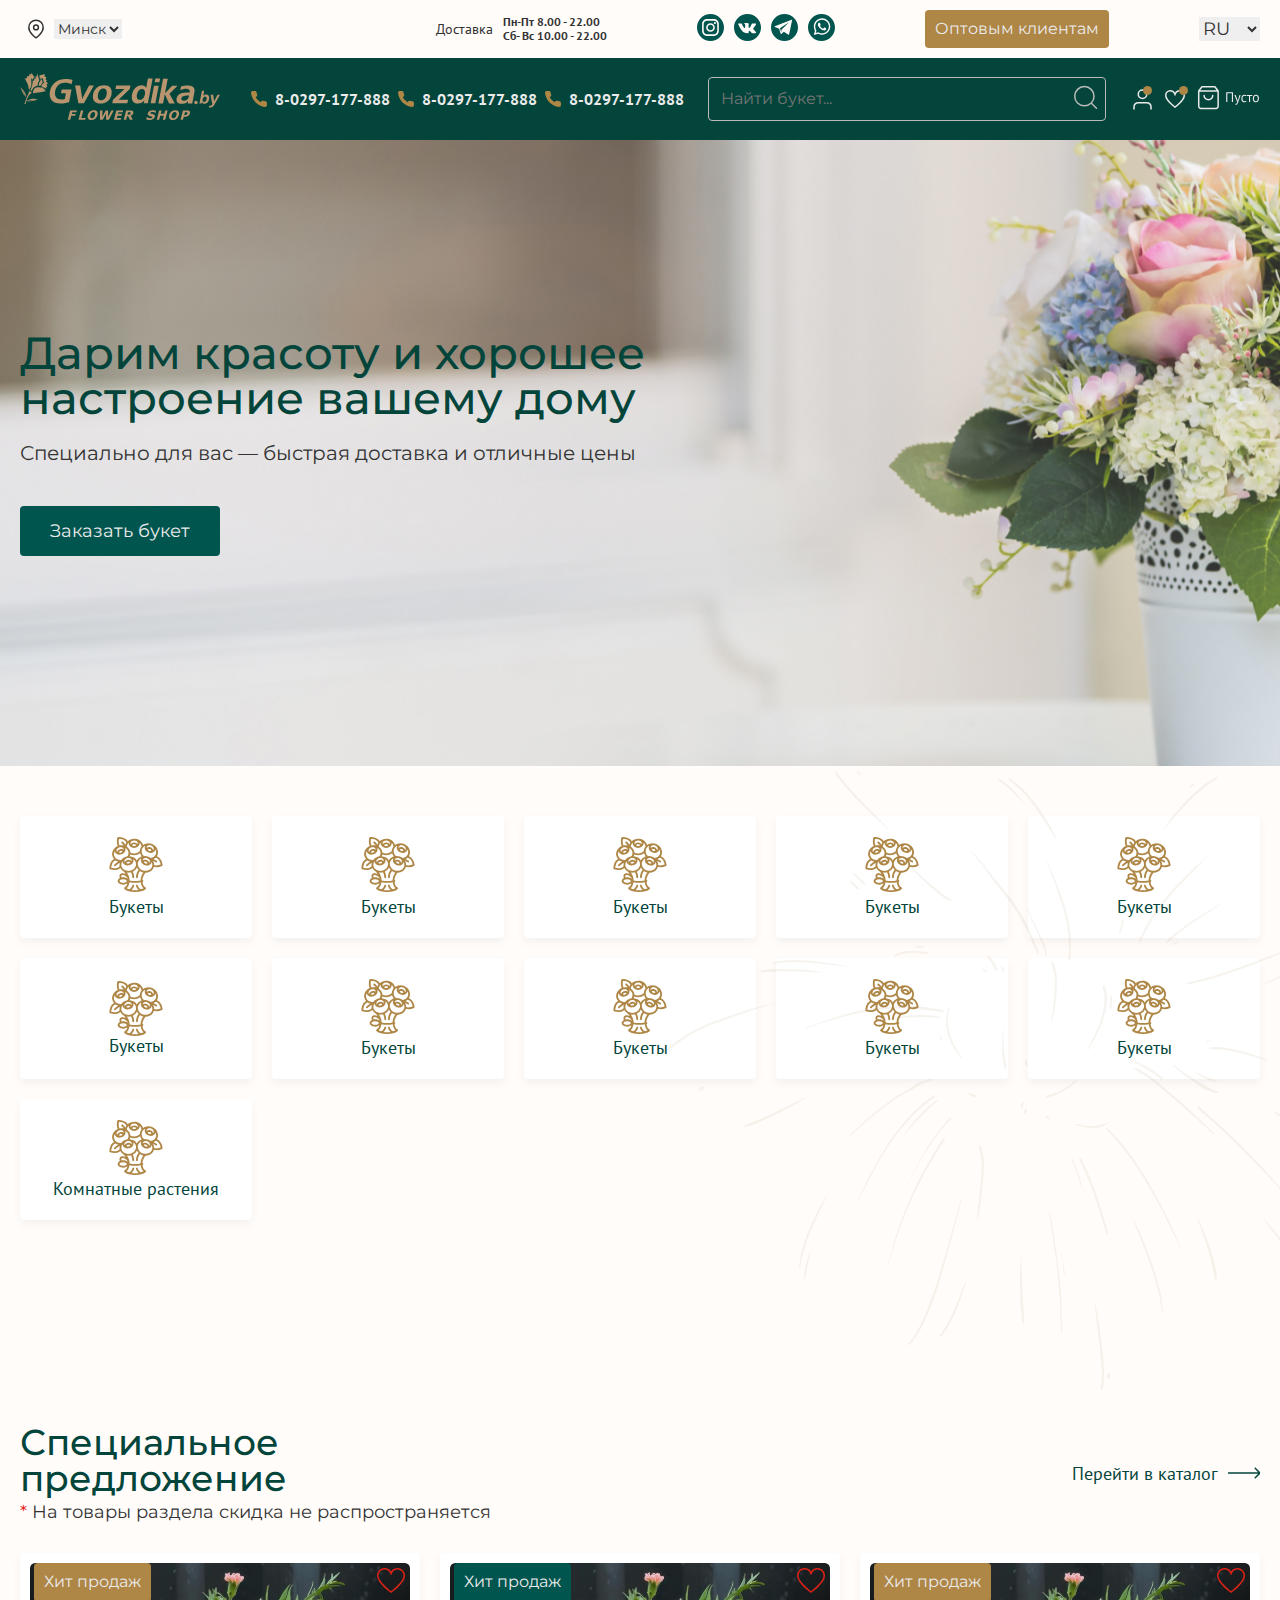
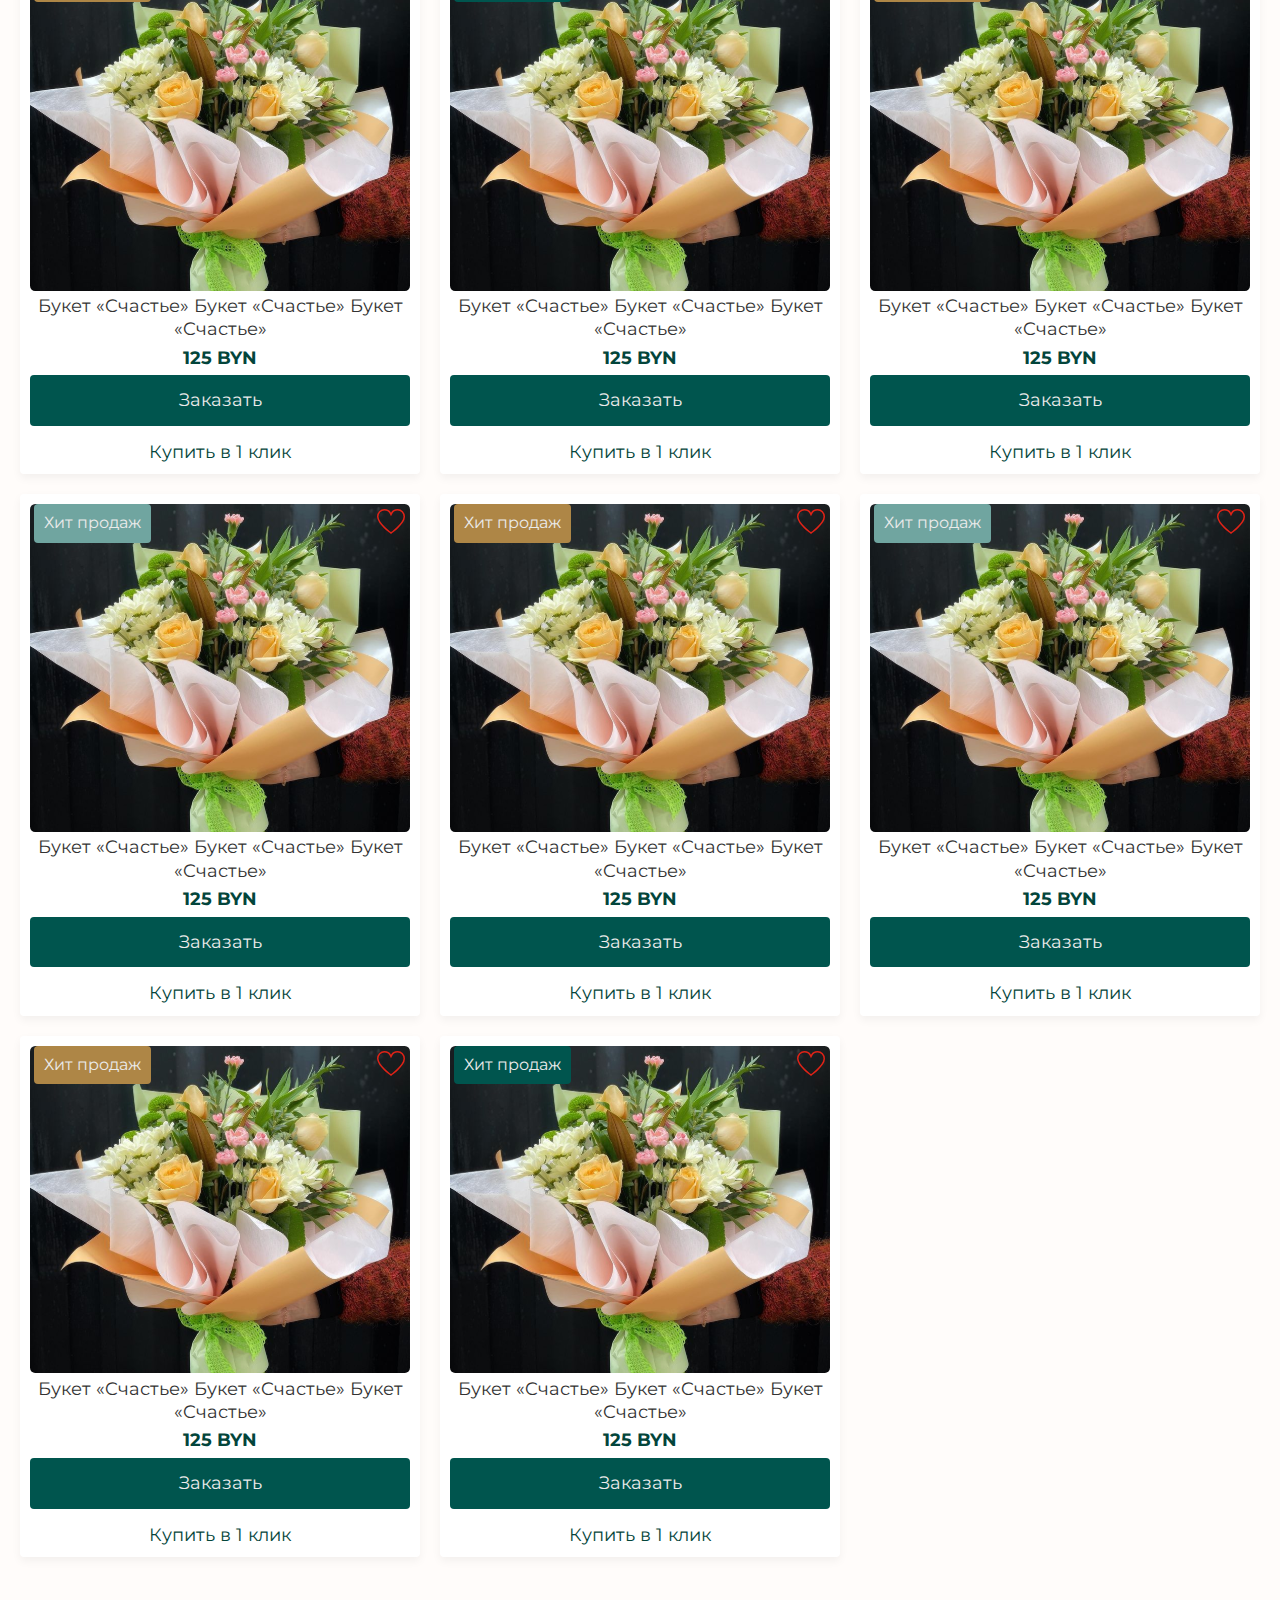
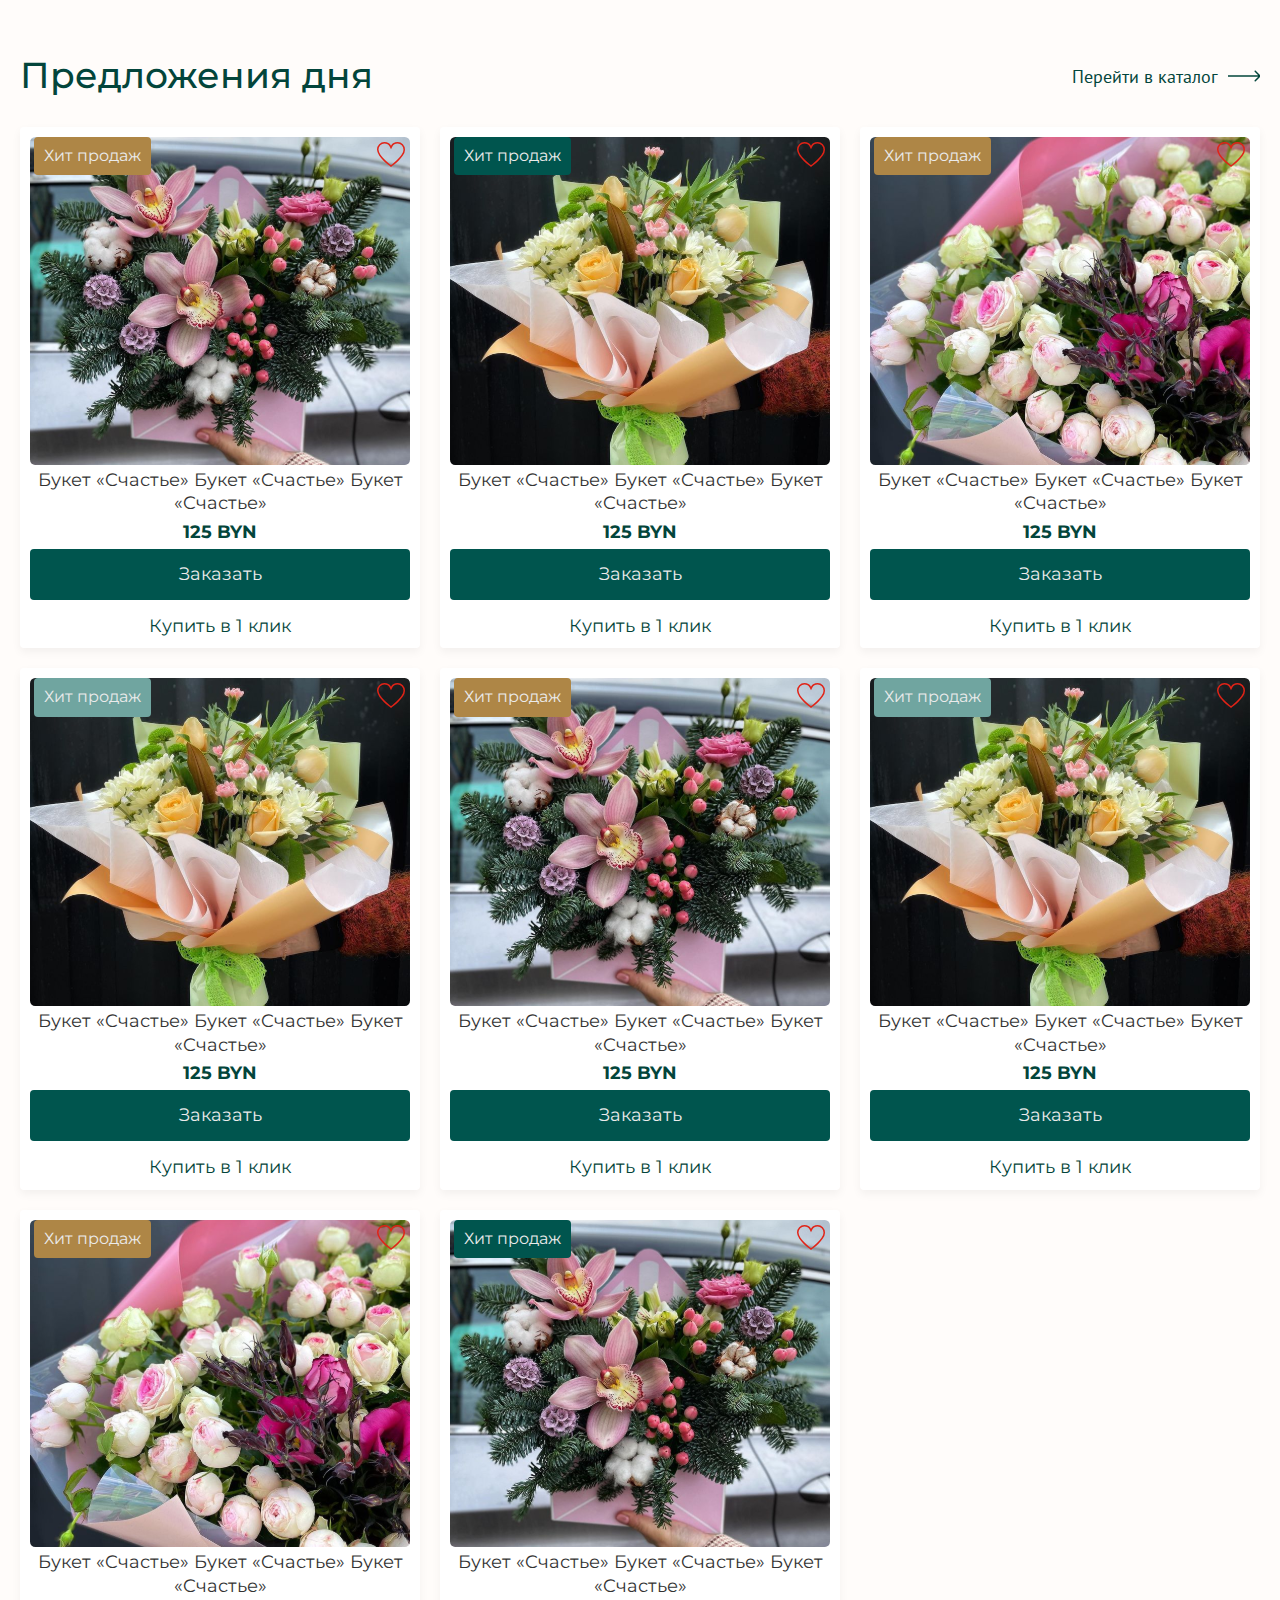
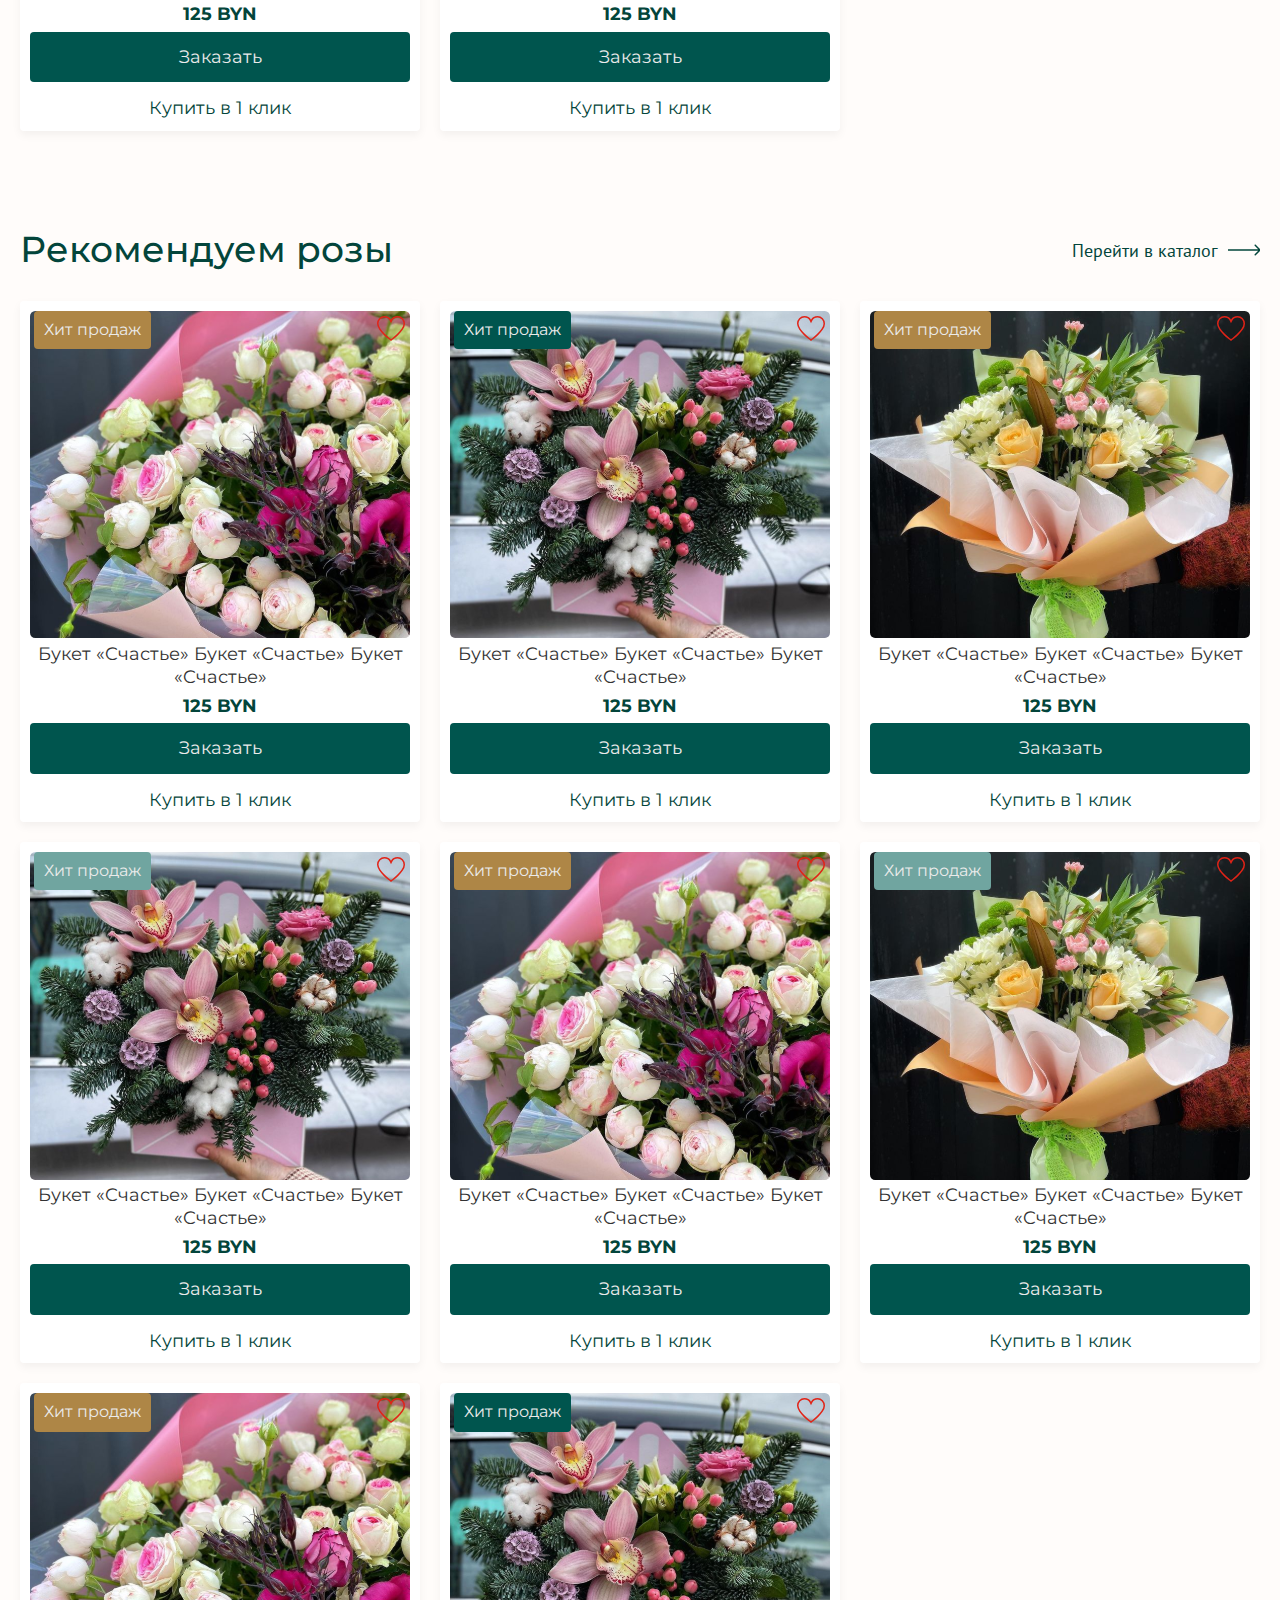
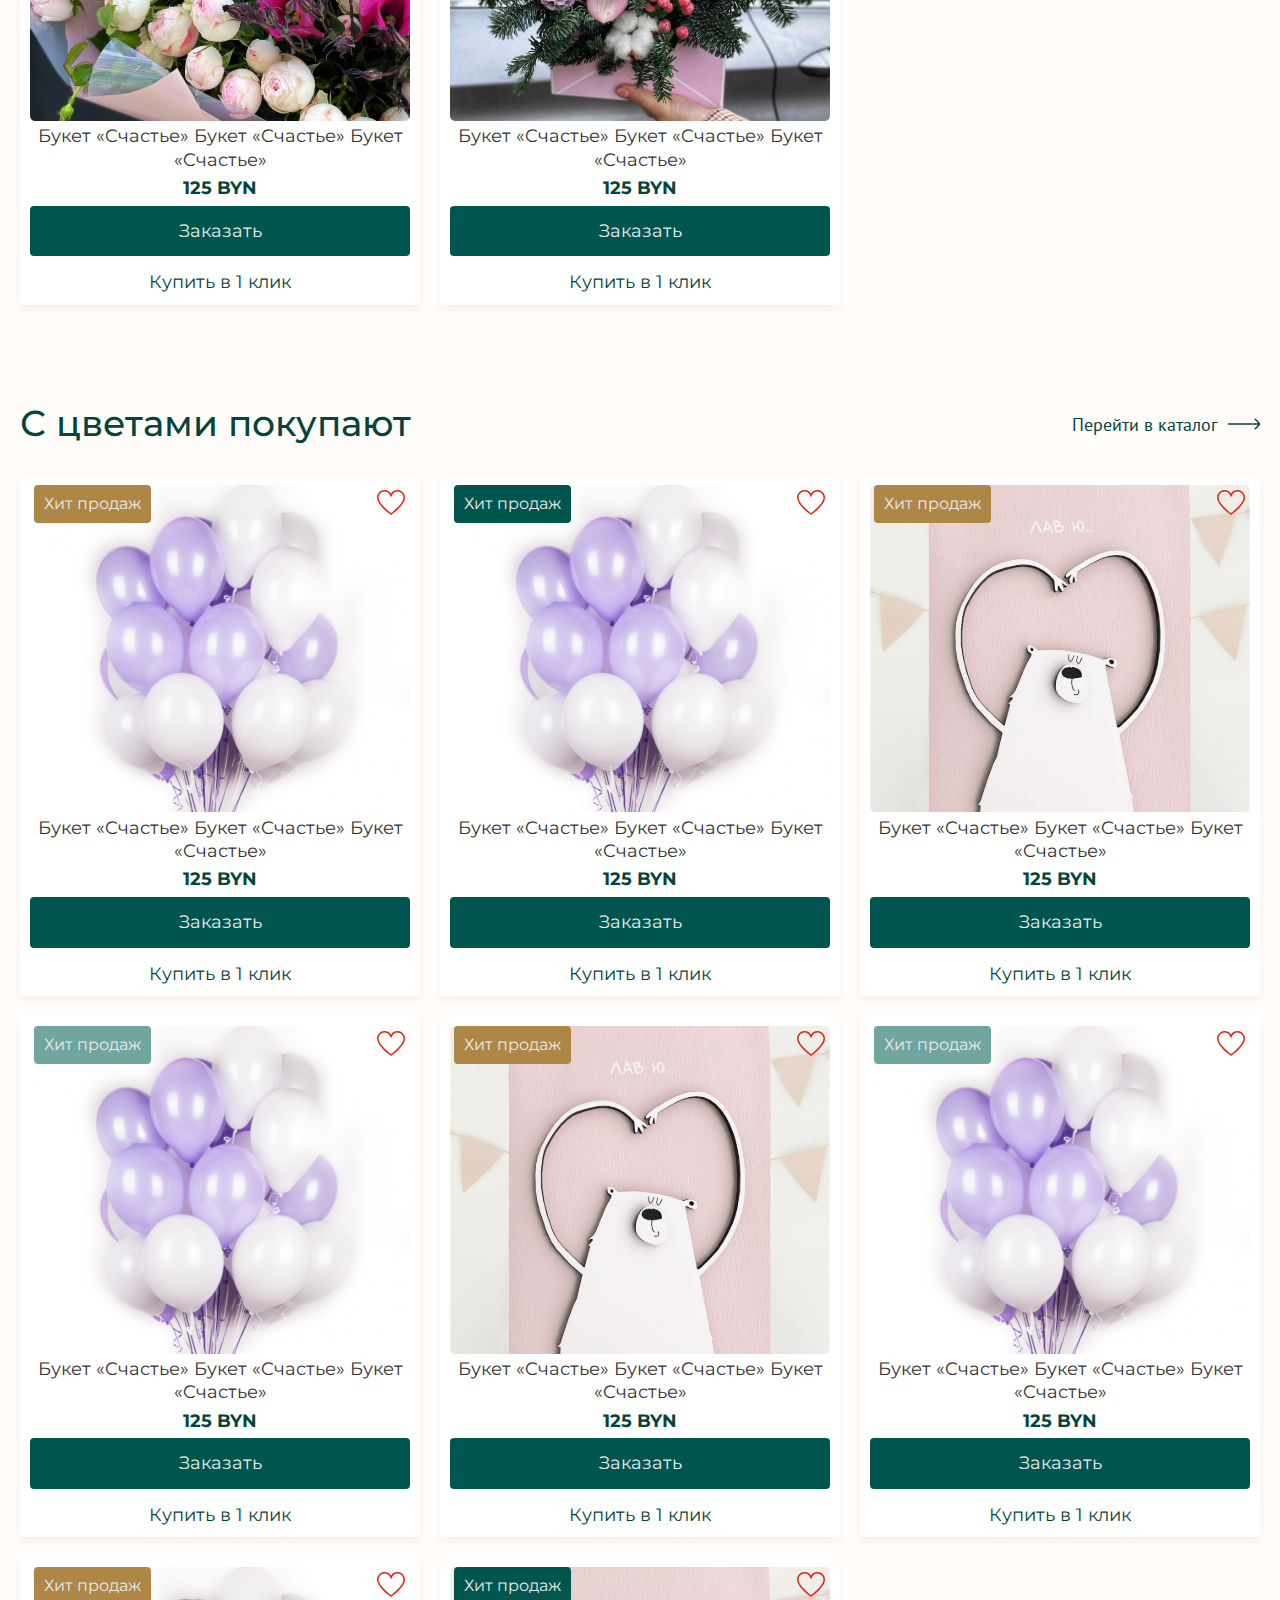
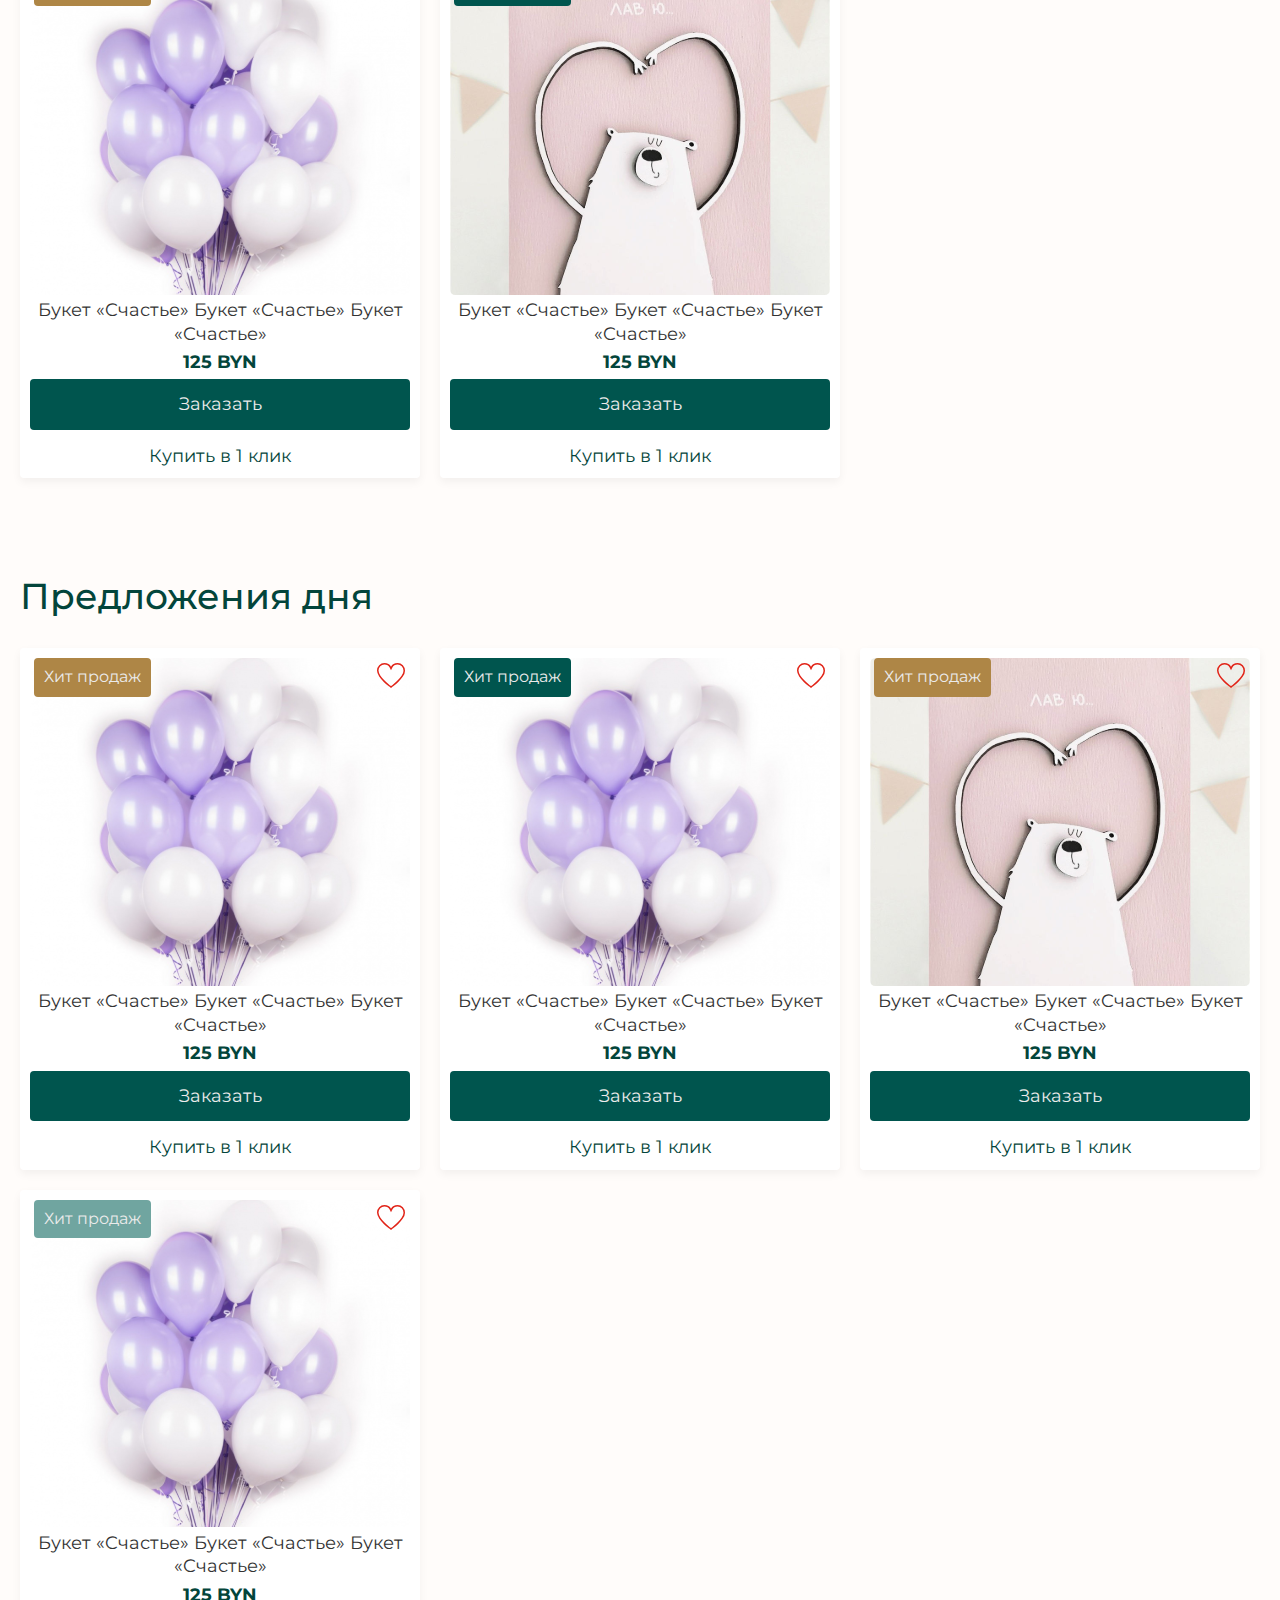
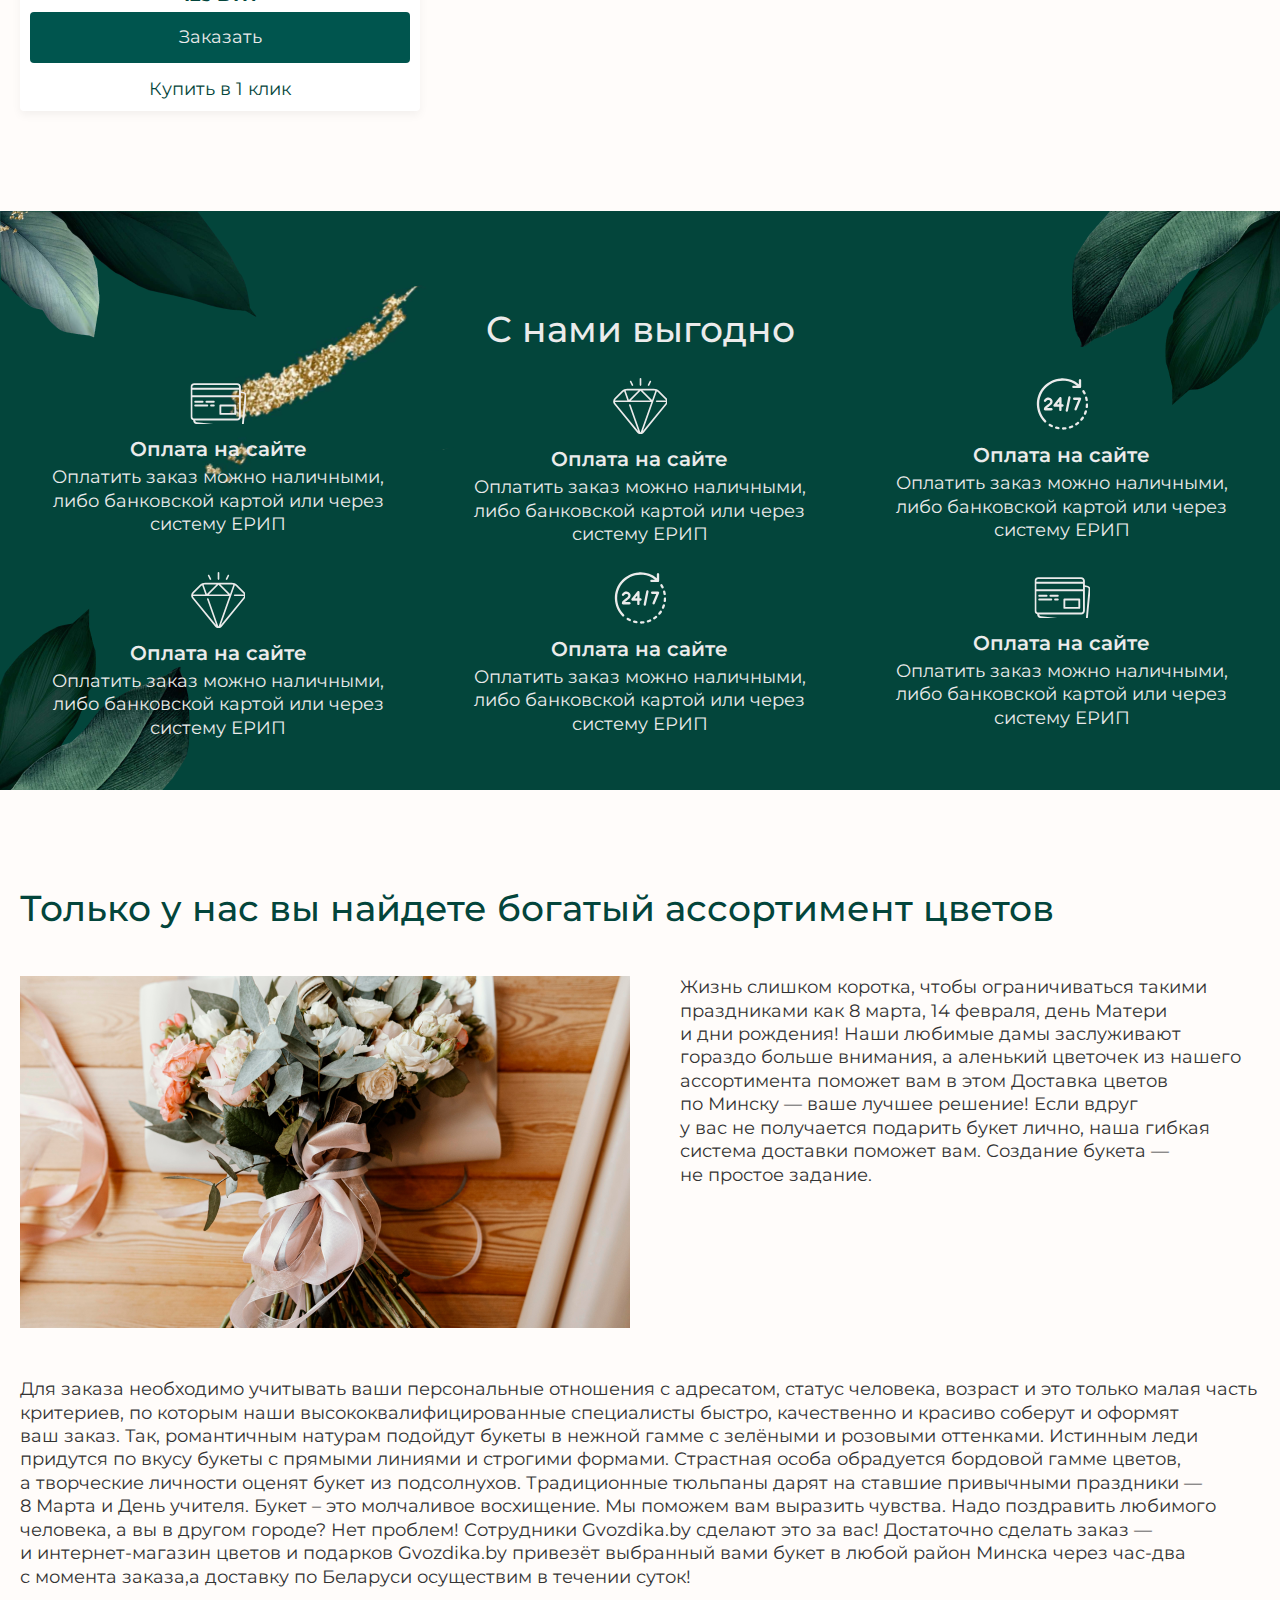
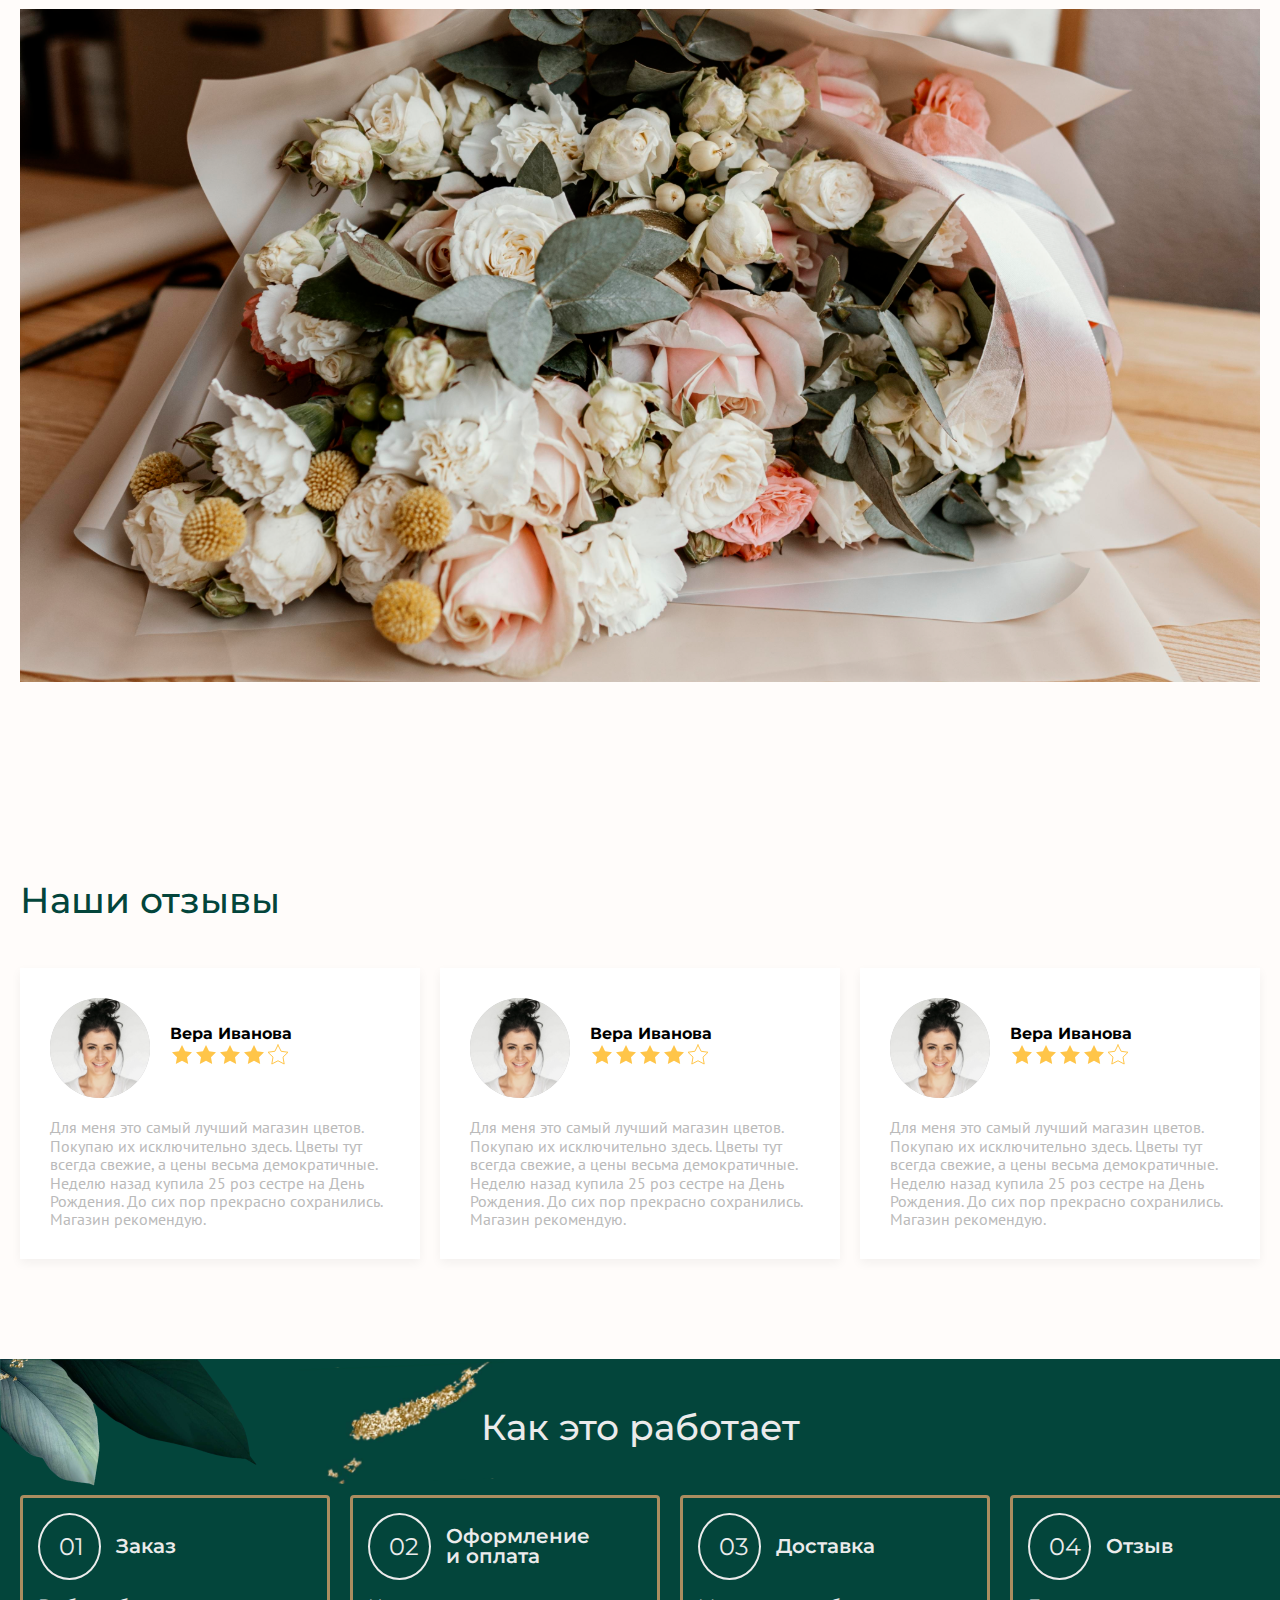
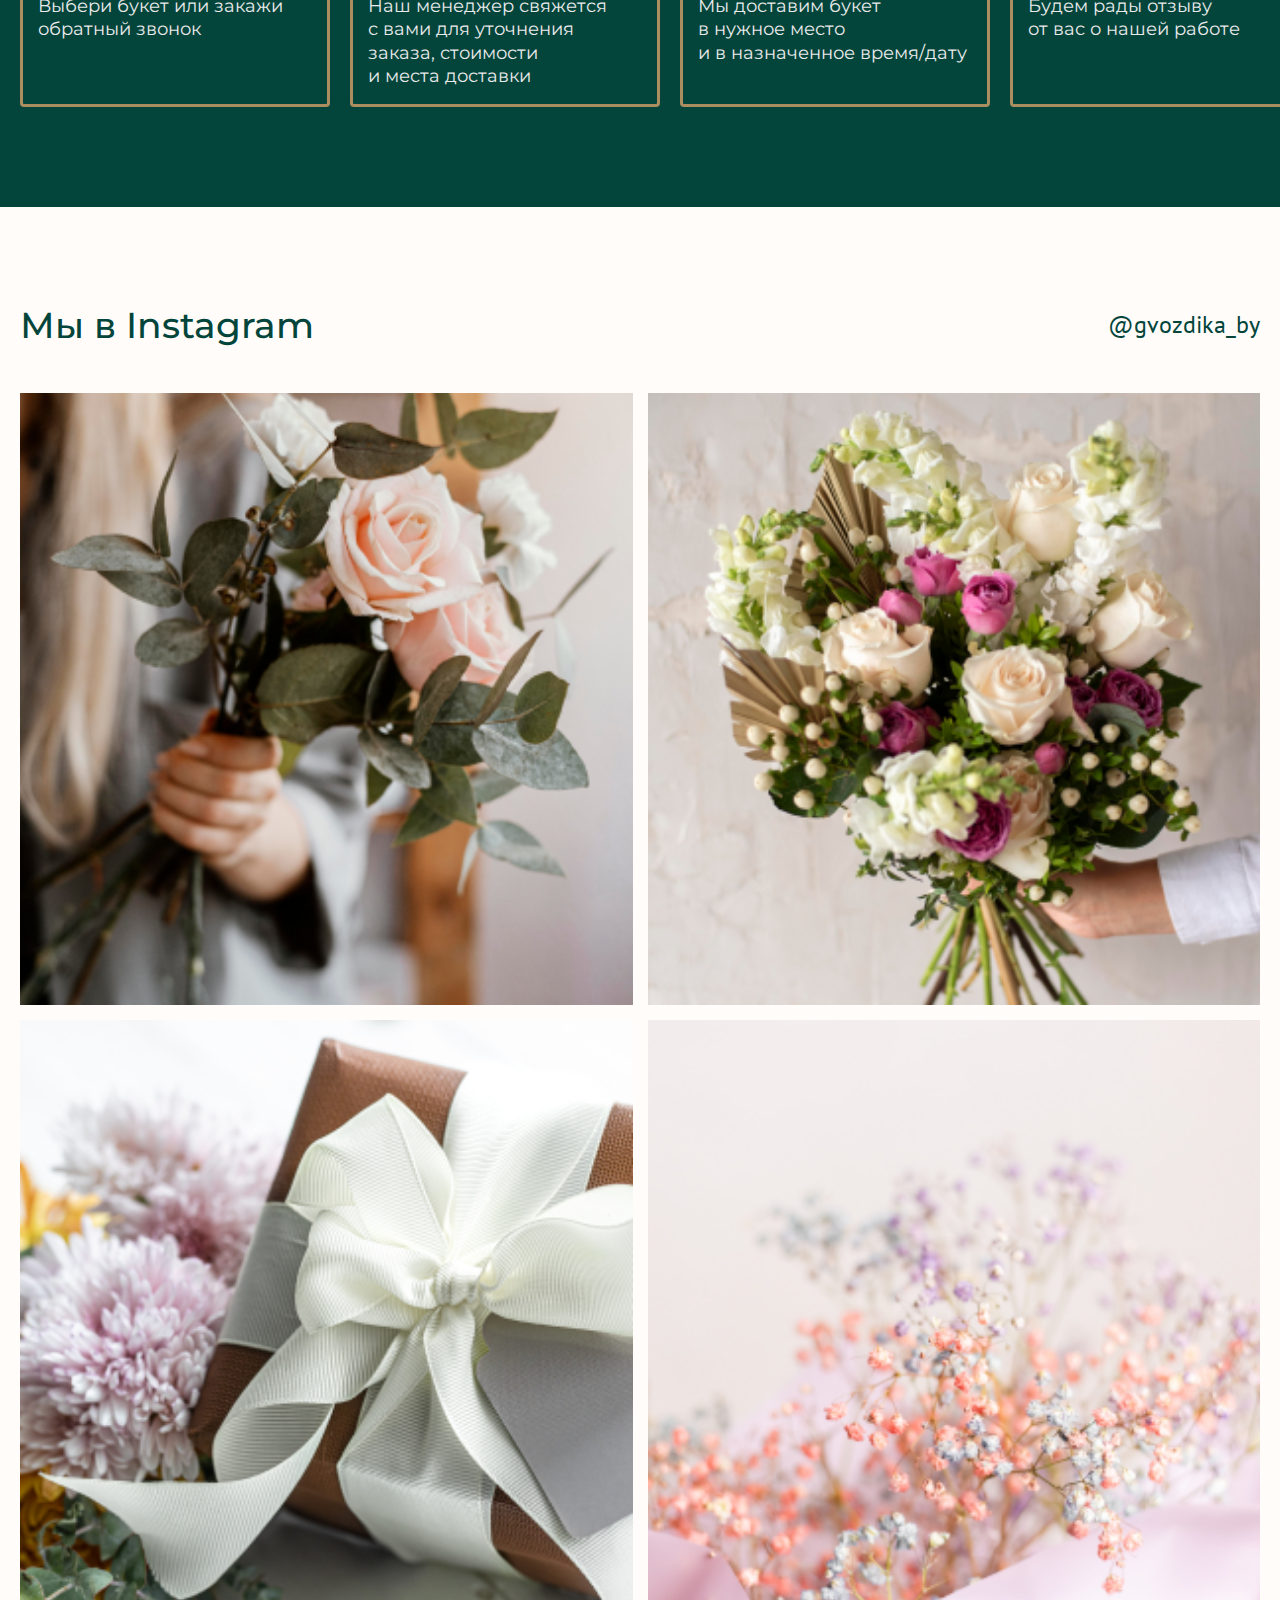
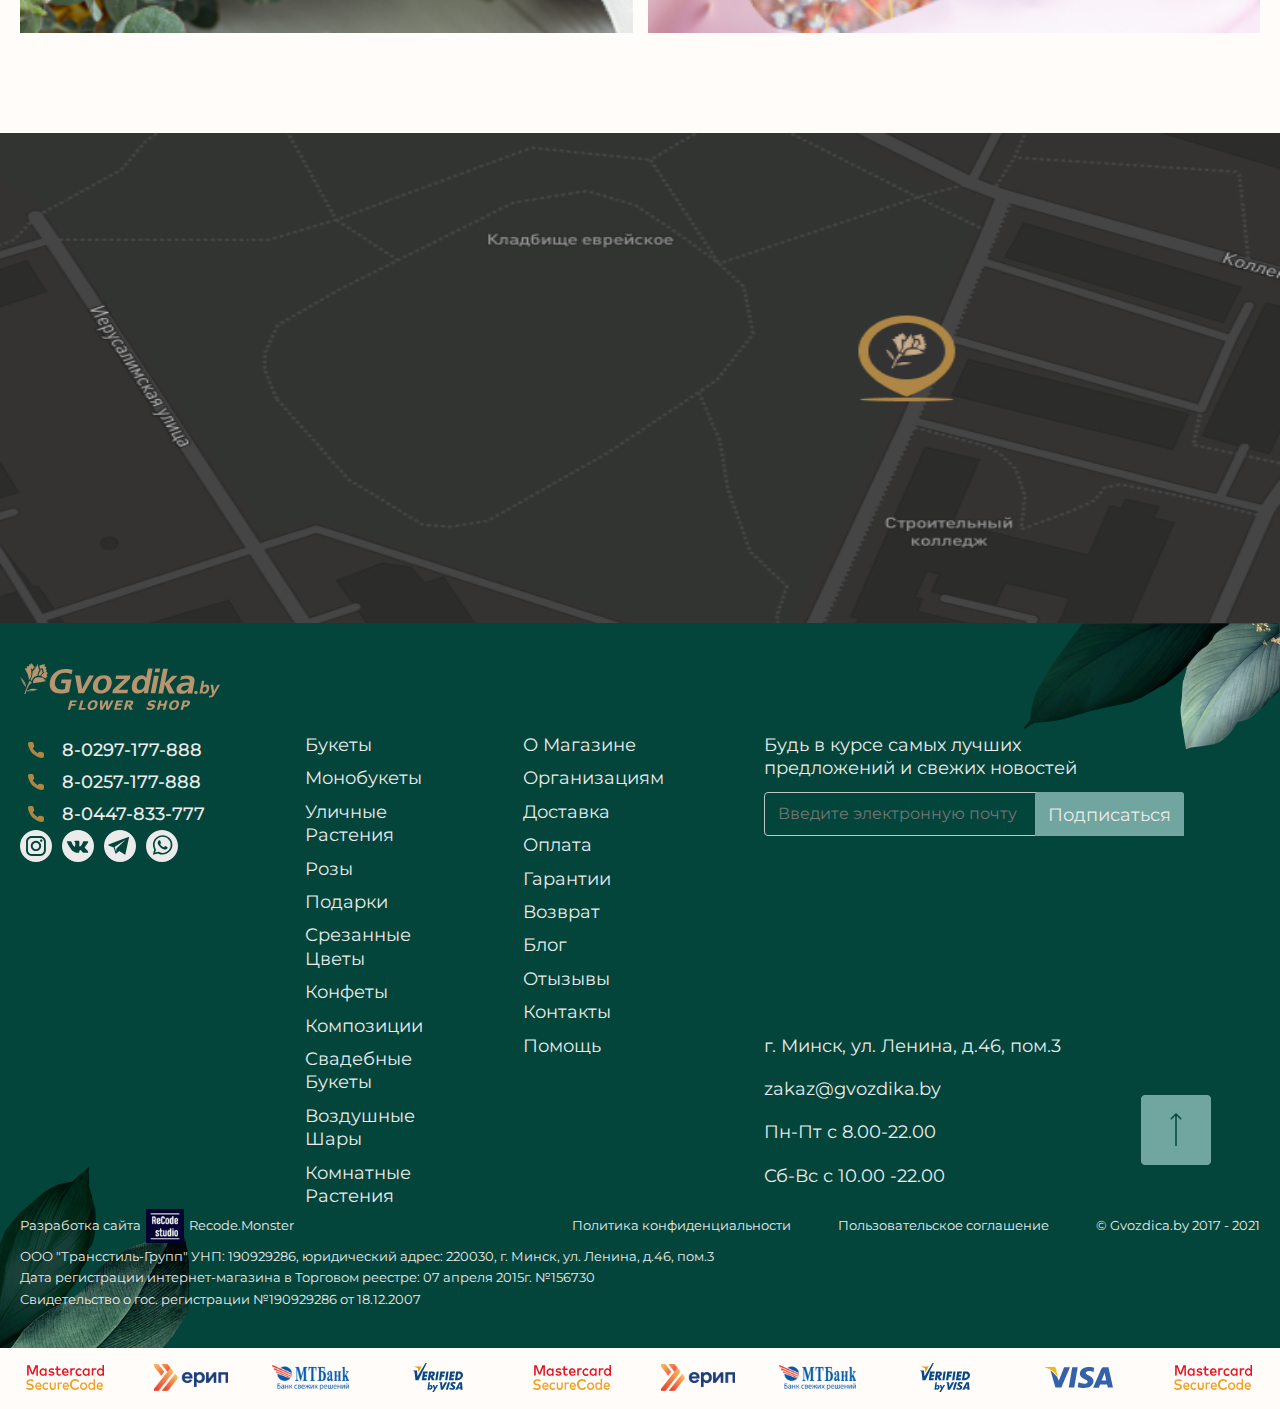
<file: index.html>
<!DOCTYPE html>
<html lang="en">

<head>
    <meta charset="UTF-8">
    <meta name="viewport" content="width=device-width, initial-scale=1.0">
    <link rel="stylesheet" href="./css/main.css">

    <title>Document</title>
</head>

<body>
    <div class="wrapper">
        <header class="header">
            <div class="container">
                <div class="header__first_content">

                    <div class="header__select_box">
                        <select class="header__select" name="Минск" id="Минск">
                            <option class="header__select_option" value="first">Минск</option>
                            <option class="header__select_option" value="second">Минск</option>
                        </select>
                    </div>
                    <ul class="header__first_content_links">
                        <li class="header__first_content_item">
                            <a class="header__first_content_item_title" href="#"> О магазине</a>
                            <div class="header__first_content_item_box">
                                <a class="header__first_content_item_text" href="./about.html">Katalog</a>
                                <a class="header__first_content_item_text" href="./product.html">Product</a>
                                <a class="header__first_content_item_text" href="./block.html">Block</a>
                            </div>
                        </li>
                        <li class="header__first_content_item">
                            <a class="header__first_content_item_title" href="#">Доставка</a>
                            <div class="header__first_content_item_box">
                                <a class="header__first_content_item_text" href="#"> О магазине</a>
                                <a class="header__first_content_item_text" href="#">Доставка</a>
                                <a class="header__first_content_item_text" href="#">Блоге</a>
                            </div>
                        </li>

                        <li class="header__first_content_item">
                            <a class="header__first_content_item_title_none" href="#"> Блог</a>

                        </li>
                        <li class="header__first_content_item">
                            <a class="header__first_content_item_title_none" href="#"> О магазине</a>
                        </li>
                        <li class="header__first_content_item">
                            <a class="header__first_content_item_title" href="#">Контакты</a>
                            <div class="header__first_content_item_box">
                                <a class="header__first_content_item_text" href="#"> О магазине</a>
                                <a class="header__first_content_item_text" href="#">Отзывы</a>
                                <a class="header__first_content_item_text" href="#"> О магазине</a>
                            </div>
                        </li>
                    </ul>
                    <div class="header__first_content_main">


                        <div class="header__select_date_box">
                            <a class="header__select_date_title" href="#">Доставка</a>
                            <div class="header__select_dates">
                                <p class="header__select_date">Пн-Пт 8.00 - 22.00
                                </p>
                                <p class="header__select_date">
                                    Сб- Вс 10.00 - 22.00
                                </p>
                            </div>
                        </div>
                        <div class="header__first_content_icons">
                            <a href="#">
                                <img src="./img/instagram.svg" alt="instagram">
                            </a>
                            <a href="#">
                                <img src="./img/Wk.svg" alt="instagram">
                            </a>
                            <a href="#">
                                <img src="./img/Telegram.svg" alt="instagram">
                            </a>
                            <a href="#">
                                <img src="./img/watsapp.svg" alt="instagram">
                            </a>
                        </div>

                        <button class="header__first_content_btn"> Оптовым клиентам</button>
                        <select class="header__first_content_lang" id="lang">
                            <option value="ru">RU</option>
                            <option value="ENG">ENG</option>
                            <option value="uz">UZ</option>

                        </select>
                    </div>
                </div>
            </div>
            <div class="header__second">
                <div class="container header_second__container">
                    <a href="./index.html">
                        <img class="hero__logo" src="./img/gvozidikaLogo.svg" alt="Logo">
                    </a>
                    <div class="header_second_num_box">
                        <a href="#" class="header_second_num" for="number">
                            8-0297-177-888
                        </a>
                        <a href="#" class="header_second_num" for="number">
                            8-0297-177-888
                        </a>
                        <a href="#" class="header_second_num" for="number">
                            8-0297-177-888
                        </a>
                    </div>
                    <div class="header_second_search_box">
                        <input class="header_second_search" type="search" placeholder="Найти букет..."
                            aria-label="Найти букет...">
                        <button class="header_second_search_btn"></button>
                    </div>
                    <div class="header_second_icons_box">
                        <img src="./img/ProfilIcon.svg" alt="profil">
                        <img src="./img/heart.svg" alt="profil">

                        <img src="./img/carzinka.svg" alt="profil">

                    </div>
                </div>
            </div>
            <div class=" header_second_search_box2">
                <input class="header_second_search2" type="search" placeholder="Найти букет..."
                    aria-label="Найти букет...">
                <button class=" header_second_search_btn2"></button>
            </div>
        </header>
        <main>
            <section class="hero">
                <div class="container hero__container">
                    <h1 class="hero__title">
                        Дарим красоту и хорошее настроение вашему дому
                    </h1>
                    <p class="hero__text">Специально для вас — быстрая доставка и отличные цены</p>
                    <button class="hero__btn">Заказать букет</button>
                </div>
            </section>
            <div class="section_bg">
                <section class="about">
                    <div class="container about__container">
                        <ul class="about__card_box">
                            <li class="about__card">
                                <p class="about__card_title">Букеты</p>
                            </li>
                            <li class="about__card">
                                <p class="about__card_title">Букеты</p>
                            </li>
                            <li class="about__card">
                                <p class="about__card_title">Букеты</p>
                            </li>
                            <li class="about__card">
                                <p class="about__card_title">Букеты</p>
                            </li>
                            <li class="about__card">
                                <p class="about__card_title">Букеты</p>
                            </li>
                            <li class="about__card about__card_second">
                                <p class="about__card_title">Букеты</p>
                            </li>
                            <li class="about__card">
                                <p class="about__card_title">Букеты</p>
                            </li>
                            <li class="about__card">
                                <p class="about__card_title">Букеты</p>
                            </li>
                            <li class="about__card">
                                <p class="about__card_title">Букеты</p>
                            </li>
                            <li class="about__card">
                                <p class="about__card_title">Букеты</p>
                            </li>
                            <li class="about__card">
                                <p class="about__card_title"> Комнатные растения</p>
                            </li>
                        </ul>

                    </div>
                </section>
                <section class="intro">
                    <div class="container intro__container">
                        <div class="intro__first">

                            <div class="intro__title_box">
                                <div class="intro__title_box_content">
                                    <h2 class="intro__title">
                                        Специальное предложение
                                    </h2>
                                    <p class="intro__text">
                                        <span>*</span> На товары раздела скидка не распространяется
                                    </p>
                                </div>
                                <a class="intro__link" href="#">Перейти в каталог</a>
                            </div>
                            <ul class="intro__card_box">
                                <li class="intro__card">
                                    <div class="intro__card_img_box">
                                        <img class="intro__card_Img" src="./img/introImg.svg" alt="img">
                                        <a class="intro__card_img_desc" href="#">Хит продаж</a>
                                        <img class="intro__card_img" src="./img/heartREd.svg" alt="heart">

                                    </div>
                                    <p class="intro__card_title">
                                        Букет «Cчастье» Букет «Cчастье» Букет «Cчастье»
                                    </p>
                                    <p class="intro__card_text">
                                        125 BYN
                                    </p>
                                    <button class="intro__card_btn">Заказать</button>
                                    <a class="intro__card_link" href="#">Купить в 1 клик</a>
                                </li>
                                <li class="intro__card">
                                    <div class="intro__card_img_box">
                                        <img class="intro__card_Img" src="./img/introImg.svg" alt="img">
                                        <a class="intro__card_img_desc" href="#">Хит продаж</a>
                                        <img class="intro__card_img" src="./img/heartREd.svg" alt="heart">

                                    </div>
                                    <p class="intro__card_title">
                                        Букет «Cчастье» Букет «Cчастье» Букет «Cчастье»
                                    </p>
                                    <p class="intro__card_text">
                                        125 BYN
                                    </p>
                                    <button class="intro__card_btn">Заказать</button>
                                    <a class="intro__card_link" href="#">Купить в 1 клик</a>
                                </li>
                                <li class="intro__card">
                                    <div class="intro__card_img_box">
                                        <img class="intro__card_Img" src="./img/introImg.svg" alt="img">
                                        <a class="intro__card_img_desc" href="#">Хит продаж</a>
                                        <img class="intro__card_img" src="./img/heartREd.svg" alt="heart">

                                    </div>
                                    <p class="intro__card_title">
                                        Букет «Cчастье» Букет «Cчастье» Букет «Cчастье»
                                    </p>
                                    <p class="intro__card_text">
                                        125 BYN
                                    </p>
                                    <button class="intro__card_btn">Заказать</button>
                                    <a class="intro__card_link" href="#">Купить в 1 клик</a>
                                </li>
                                <li class="intro__card">
                                    <div class="intro__card_img_box">
                                        <img class="intro__card_Img" src="./img/introImg.svg" alt="img">
                                        <a class="intro__card_img_desc" href="#">Хит продаж</a>
                                        <img class="intro__card_img" src="./img/heartREd.svg" alt="heart">

                                    </div>
                                    <p class="intro__card_title">
                                        Букет «Cчастье» Букет «Cчастье» Букет «Cчастье»
                                    </p>
                                    <p class="intro__card_text">
                                        125 BYN
                                    </p>
                                    <button class="intro__card_btn">Заказать</button>
                                    <a class="intro__card_link" href="#">Купить в 1 клик</a>
                                </li>
                                <li class="intro__card">
                                    <div class="intro__card_img_box">
                                        <img class="intro__card_Img" src="./img/introImg.svg" alt="img">
                                        <a class="intro__card_img_desc" href="#">Хит продаж</a>
                                        <img class="intro__card_img" src="./img/heartREd.svg" alt="heart">

                                    </div>
                                    <p class="intro__card_title">
                                        Букет «Cчастье» Букет «Cчастье» Букет «Cчастье»
                                    </p>
                                    <p class="intro__card_text">
                                        125 BYN
                                    </p>
                                    <button class="intro__card_btn">Заказать</button>
                                    <a class="intro__card_link" href="#">Купить в 1 клик</a>
                                </li>
                                <li class="intro__card ">
                                    <div class="intro__card_img_box">
                                        <img class="intro__card_Img" src="./img/introImg.svg" alt="img">
                                        <a class="intro__card_img_desc" href="#">Хит продаж</a>
                                        <img class="intro__card_img" src="./img/heartREd.svg" alt="heart">

                                    </div>
                                    <p class="intro__card_title">
                                        Букет «Cчастье» Букет «Cчастье» Букет «Cчастье»
                                    </p>
                                    <p class="intro__card_text">
                                        125 BYN
                                    </p>
                                    <button class="intro__card_btn">Заказать</button>
                                    <a class="intro__card_link" href="#">Купить в 1 клик</a>
                                </li>
                                <li class="intro__card">
                                    <div class="intro__card_img_box">
                                        <img class="intro__card_Img" src="./img/introImg.svg" alt="img">
                                        <a class="intro__card_img_desc" href="#">Хит продаж</a>
                                        <img class="intro__card_img" src="./img/heartREd.svg" alt="heart">

                                    </div>
                                    <p class="intro__card_title">
                                        Букет «Cчастье» Букет «Cчастье» Букет «Cчастье»
                                    </p>
                                    <p class="intro__card_text">
                                        125 BYN
                                    </p>
                                    <button class="intro__card_btn">Заказать</button>
                                    <a class="intro__card_link" href="#">Купить в 1 клик</a>
                                </li>
                                <li class="intro__card">
                                    <div class="intro__card_img_box">
                                        <img class="intro__card_Img" src="./img/introImg.svg" alt="img">
                                        <a class="intro__card_img_desc" href="#">Хит продаж</a>
                                        <img class="intro__card_img" src="./img/heartREd.svg" alt="heart">

                                    </div>
                                    <p class="intro__card_title">
                                        Букет «Cчастье» Букет «Cчастье» Букет «Cчастье»
                                    </p>
                                    <p class="intro__card_text">
                                        125 BYN
                                    </p>
                                    <button class="intro__card_btn">Заказать</button>
                                    <a class="intro__card_link" href="#">Купить в 1 клик</a>
                                </li>
                            </ul>
                            <a class="intro__link intro__link_second" href="#">Перейти в каталог</a>
                        </div>
                        <div class="intro__second">
                            <div class="intro__title_box">
                                <div class="intro__title_box_content">
                                    <h2 class="intro__title">
                                        Предложения дня
                                    </h2>
                                </div>
                                <a class="intro__link" href="#">Перейти в каталог</a>
                            </div>

                            <ul class="intro__card_box">
                                <li class="intro__card">
                                    <div class="intro__card_img_box">
                                        <img class="intro__card_Img" src="./img/introImg2.svg" alt="img">
                                        <a class="intro__card_img_desc" href="#">Хит продаж</a>
                                        <img class="intro__card_img" src="./img/heartREd.svg" alt="heart">

                                    </div>
                                    <p class="intro__card_title">
                                        Букет «Cчастье» Букет «Cчастье» Букет «Cчастье»
                                    </p>
                                    <p class="intro__card_text">
                                        125 BYN
                                    </p>
                                    <button class="intro__card_btn">Заказать</button>
                                    <a class="intro__card_link" href="#">Купить в 1 клик</a>
                                </li>
                                <li class="intro__card">
                                    <div class="intro__card_img_box">
                                        <img class="intro__card_Img" src="./img/introImg.svg" alt="img">
                                        <a class="intro__card_img_desc" href="#">Хит продаж</a>
                                        <img class="intro__card_img" src="./img/heartREd.svg" alt="heart">

                                    </div>
                                    <p class="intro__card_title">
                                        Букет «Cчастье» Букет «Cчастье» Букет «Cчастье»
                                    </p>
                                    <p class="intro__card_text">
                                        125 BYN
                                    </p>
                                    <button class="intro__card_btn">Заказать</button>
                                    <a class="intro__card_link" href="#">Купить в 1 клик</a>
                                </li>
                                <li class="intro__card">
                                    <div class="intro__card_img_box">
                                        <img class="intro__card_Img" src="./img/introImg3.svg" alt="img">
                                        <a class="intro__card_img_desc" href="#">Хит продаж</a>
                                        <img class="intro__card_img" src="./img/heartREd.svg" alt="heart">

                                    </div>
                                    <p class="intro__card_title">
                                        Букет «Cчастье» Букет «Cчастье» Букет «Cчастье»
                                    </p>
                                    <p class="intro__card_text">
                                        125 BYN
                                    </p>
                                    <button class="intro__card_btn">Заказать</button>
                                    <a class="intro__card_link" href="#">Купить в 1 клик</a>
                                </li>
                                <li class="intro__card">
                                    <div class="intro__card_img_box">
                                        <img class="intro__card_Img" src="./img/introImg.svg" alt="img">
                                        <a class="intro__card_img_desc" href="#">Хит продаж</a>
                                        <img class="intro__card_img" src="./img/heartREd.svg" alt="heart">

                                    </div>
                                    <p class="intro__card_title">
                                        Букет «Cчастье» Букет «Cчастье» Букет «Cчастье»
                                    </p>
                                    <p class="intro__card_text">
                                        125 BYN
                                    </p>
                                    <button class="intro__card_btn">Заказать</button>
                                    <a class="intro__card_link" href="#">Купить в 1 клик</a>
                                </li>
                                <li class="intro__card">
                                    <div class="intro__card_img_box">
                                        <img class="intro__card_Img" src="./img/introImg2.svg" alt="img">
                                        <a class="intro__card_img_desc" href="#">Хит продаж</a>
                                        <img class="intro__card_img" src="./img/heartREd.svg" alt="heart">

                                    </div>
                                    <p class="intro__card_title">
                                        Букет «Cчастье» Букет «Cчастье» Букет «Cчастье»
                                    </p>
                                    <p class="intro__card_text">
                                        125 BYN
                                    </p>
                                    <button class="intro__card_btn">Заказать</button>
                                    <a class="intro__card_link" href="#">Купить в 1 клик</a>
                                </li>
                                <li class="intro__card ">
                                    <div class="intro__card_img_box">
                                        <img class="intro__card_Img" src="./img/introImg.svg" alt="img">
                                        <a class="intro__card_img_desc" href="#">Хит продаж</a>
                                        <img class="intro__card_img" src="./img/heartREd.svg" alt="heart">

                                    </div>
                                    <p class="intro__card_title">
                                        Букет «Cчастье» Букет «Cчастье» Букет «Cчастье»
                                    </p>
                                    <p class="intro__card_text">
                                        125 BYN
                                    </p>
                                    <button class="intro__card_btn">Заказать</button>
                                    <a class="intro__card_link" href="#">Купить в 1 клик</a>
                                </li>
                                <li class="intro__card">
                                    <div class="intro__card_img_box">
                                        <img class="intro__card_Img" src="./img/introImg3.svg" alt="img">
                                        <a class="intro__card_img_desc" href="#">Хит продаж</a>
                                        <img class="intro__card_img" src="./img/heartREd.svg" alt="heart">

                                    </div>
                                    <p class="intro__card_title">
                                        Букет «Cчастье» Букет «Cчастье» Букет «Cчастье»
                                    </p>
                                    <p class="intro__card_text">
                                        125 BYN
                                    </p>
                                    <button class="intro__card_btn">Заказать</button>
                                    <a class="intro__card_link" href="#">Купить в 1 клик</a>
                                </li>
                                <li class="intro__card">
                                    <div class="intro__card_img_box">
                                        <img class="intro__card_Img" src="./img/introImg2.svg" alt="img">
                                        <a class="intro__card_img_desc" href="#">Хит продаж</a>
                                        <img class="intro__card_img" src="./img/heartREd.svg" alt="heart">

                                    </div>
                                    <p class="intro__card_title">
                                        Букет «Cчастье» Букет «Cчастье» Букет «Cчастье»
                                    </p>
                                    <p class="intro__card_text">
                                        125 BYN
                                    </p>
                                    <button class="intro__card_btn">Заказать</button>
                                    <a class="intro__card_link" href="#">Купить в 1 клик</a>
                                </li>
                            </ul>
                            <a class="intro__link intro__link_second" href="#">Перейти в каталог</a>

                        </div>
                        <div class="intro__third">
                            <div class="intro__title_box">
                                <div class="intro__title_box_content">
                                    <h2 class="intro__title">
                                        Рекомендуем розы
                                    </h2>
                                </div>
                                <a class="intro__link" href="#">Перейти в каталог</a>
                            </div>
                            <ul class="intro__card_box">
                                <li class="intro__card">
                                    <div class="intro__card_img_box">
                                        <img class="intro__card_Img" src="./img/introImg3.svg" alt="img">
                                        <a class="intro__card_img_desc" href="#">Хит продаж</a>
                                        <img class="intro__card_img" src="./img/heartREd.svg" alt="heart">

                                    </div>
                                    <p class="intro__card_title">
                                        Букет «Cчастье» Букет «Cчастье» Букет «Cчастье»
                                    </p>
                                    <p class="intro__card_text">
                                        125 BYN
                                    </p>
                                    <button class="intro__card_btn">Заказать</button>
                                    <a class="intro__card_link" href="#">Купить в 1 клик</a>
                                </li>
                                <li class="intro__card">
                                    <div class="intro__card_img_box">
                                        <img class="intro__card_Img" src="./img/introImg2.svg" alt="img">
                                        <a class="intro__card_img_desc" href="#">Хит продаж</a>
                                        <img class="intro__card_img" src="./img/heartREd.svg" alt="heart">

                                    </div>
                                    <p class="intro__card_title">
                                        Букет «Cчастье» Букет «Cчастье» Букет «Cчастье»
                                    </p>
                                    <p class="intro__card_text">
                                        125 BYN
                                    </p>
                                    <button class="intro__card_btn">Заказать</button>
                                    <a class="intro__card_link" href="#">Купить в 1 клик</a>
                                </li>
                                <li class="intro__card">
                                    <div class="intro__card_img_box">
                                        <img class="intro__card_Img" src="./img/introImg.svg" alt="img">
                                        <a class="intro__card_img_desc" href="#">Хит продаж</a>
                                        <img class="intro__card_img" src="./img/heartREd.svg" alt="heart">

                                    </div>
                                    <p class="intro__card_title">
                                        Букет «Cчастье» Букет «Cчастье» Букет «Cчастье»
                                    </p>
                                    <p class="intro__card_text">
                                        125 BYN
                                    </p>
                                    <button class="intro__card_btn">Заказать</button>
                                    <a class="intro__card_link" href="#">Купить в 1 клик</a>
                                </li>
                                <li class="intro__card">
                                    <div class="intro__card_img_box">
                                        <img class="intro__card_Img" src="./img/introImg2.svg" alt="img">
                                        <a class="intro__card_img_desc" href="#">Хит продаж</a>
                                        <img class="intro__card_img" src="./img/heartREd.svg" alt="heart">

                                    </div>
                                    <p class="intro__card_title">
                                        Букет «Cчастье» Букет «Cчастье» Букет «Cчастье»
                                    </p>
                                    <p class="intro__card_text">
                                        125 BYN
                                    </p>
                                    <button class="intro__card_btn">Заказать</button>
                                    <a class="intro__card_link" href="#">Купить в 1 клик</a>
                                </li>
                                <li class="intro__card">
                                    <div class="intro__card_img_box">
                                        <img class="intro__card_Img" src="./img/introImg3.svg" alt="img">
                                        <a class="intro__card_img_desc" href="#">Хит продаж</a>
                                        <img class="intro__card_img" src="./img/heartREd.svg" alt="heart">

                                    </div>
                                    <p class="intro__card_title">
                                        Букет «Cчастье» Букет «Cчастье» Букет «Cчастье»
                                    </p>
                                    <p class="intro__card_text">
                                        125 BYN
                                    </p>
                                    <button class="intro__card_btn">Заказать</button>
                                    <a class="intro__card_link" href="#">Купить в 1 клик</a>
                                </li>
                                <li class="intro__card ">
                                    <div class="intro__card_img_box">
                                        <img class="intro__card_Img" src="./img/introImg.svg" alt="img">
                                        <a class="intro__card_img_desc" href="#">Хит продаж</a>
                                        <img class="intro__card_img" src="./img/heartREd.svg" alt="heart">

                                    </div>
                                    <p class="intro__card_title">
                                        Букет «Cчастье» Букет «Cчастье» Букет «Cчастье»
                                    </p>
                                    <p class="intro__card_text">
                                        125 BYN
                                    </p>
                                    <button class="intro__card_btn">Заказать</button>
                                    <a class="intro__card_link" href="#">Купить в 1 клик</a>
                                </li>
                                <li class="intro__card">
                                    <div class="intro__card_img_box">
                                        <img class="intro__card_Img" src="./img/introImg3.svg" alt="img">
                                        <a class="intro__card_img_desc" href="#">Хит продаж</a>
                                        <img class="intro__card_img" src="./img/heartREd.svg" alt="heart">

                                    </div>
                                    <p class="intro__card_title">
                                        Букет «Cчастье» Букет «Cчастье» Букет «Cчастье»
                                    </p>
                                    <p class="intro__card_text">
                                        125 BYN
                                    </p>
                                    <button class="intro__card_btn">Заказать</button>
                                    <a class="intro__card_link" href="#">Купить в 1 клик</a>
                                </li>
                                <li class="intro__card">
                                    <div class="intro__card_img_box">
                                        <img class="intro__card_Img" src="./img/introImg2.svg" alt="img">
                                        <a class="intro__card_img_desc" href="#">Хит продаж</a>
                                        <img class="intro__card_img" src="./img/heartREd.svg" alt="heart">

                                    </div>
                                    <p class="intro__card_title">
                                        Букет «Cчастье» Букет «Cчастье» Букет «Cчастье»
                                    </p>
                                    <p class="intro__card_text">
                                        125 BYN
                                    </p>
                                    <button class="intro__card_btn">Заказать</button>
                                    <a class="intro__card_link" href="#">Купить в 1 клик</a>
                                </li>
                            </ul>
                            <a class="intro__link intro__link_second" href="#">Перейти в каталог</a>

                        </div>
                        <div class="intro__last">
                            <div class="intro__title_box">
                                <div class="intro__title_box_content">
                                    <h2 class="intro__title">
                                        С цветами покупают
                                    </h2>
                                </div>
                                <a class="intro__link" href="#">Перейти в каталог</a>
                            </div>

                            <ul class="intro__card_box">
                                <li class="intro__card">
                                    <div class="intro__card_img_box">
                                        <img class="intro__card_Img" src="./img/introImg4.svg" alt="img">
                                        <a class="intro__card_img_desc" href="#">Хит продаж</a>
                                        <img class="intro__card_img" src="./img/heartREd.svg" alt="heart">

                                    </div>
                                    <p class="intro__card_title">
                                        Букет «Cчастье» Букет «Cчастье» Букет «Cчастье»
                                    </p>
                                    <p class="intro__card_text">
                                        125 BYN
                                    </p>
                                    <button class="intro__card_btn">Заказать</button>
                                    <a class="intro__card_link" href="#">Купить в 1 клик</a>
                                </li>
                                <li class="intro__card">
                                    <div class="intro__card_img_box">
                                        <img class="intro__card_Img" src="./img/introImg4.svg" alt="img">
                                        <a class="intro__card_img_desc" href="#">Хит продаж</a>
                                        <img class="intro__card_img" src="./img/heartREd.svg" alt="heart">

                                    </div>
                                    <p class="intro__card_title">
                                        Букет «Cчастье» Букет «Cчастье» Букет «Cчастье»
                                    </p>
                                    <p class="intro__card_text">
                                        125 BYN
                                    </p>
                                    <button class="intro__card_btn">Заказать</button>
                                    <a class="intro__card_link" href="#">Купить в 1 клик</a>
                                </li>
                                <li class="intro__card">
                                    <div class="intro__card_img_box">
                                        <img class="intro__card_Img" src="./img/introImg5.svg" alt="img">
                                        <a class="intro__card_img_desc" href="#">Хит продаж</a>
                                        <img class="intro__card_img" src="./img/heartREd.svg" alt="heart">

                                    </div>
                                    <p class="intro__card_title">
                                        Букет «Cчастье» Букет «Cчастье» Букет «Cчастье»
                                    </p>
                                    <p class="intro__card_text">
                                        125 BYN
                                    </p>
                                    <button class="intro__card_btn">Заказать</button>
                                    <a class="intro__card_link" href="#">Купить в 1 клик</a>
                                </li>
                                <li class="intro__card">
                                    <div class="intro__card_img_box">
                                        <img class="intro__card_Img" src="./img/introImg4.svg" alt="img">
                                        <a class="intro__card_img_desc" href="#">Хит продаж</a>
                                        <img class="intro__card_img" src="./img/heartREd.svg" alt="heart">

                                    </div>
                                    <p class="intro__card_title">
                                        Букет «Cчастье» Букет «Cчастье» Букет «Cчастье»
                                    </p>
                                    <p class="intro__card_text">
                                        125 BYN
                                    </p>
                                    <button class="intro__card_btn">Заказать</button>
                                    <a class="intro__card_link" href="#">Купить в 1 клик</a>
                                </li>
                                <li class="intro__card">
                                    <div class="intro__card_img_box">
                                        <img class="intro__card_Img" src="./img/introImg5.svg" alt="img">
                                        <a class="intro__card_img_desc" href="#">Хит продаж</a>
                                        <img class="intro__card_img" src="./img/heartREd.svg" alt="heart">

                                    </div>
                                    <p class="intro__card_title">
                                        Букет «Cчастье» Букет «Cчастье» Букет «Cчастье»
                                    </p>
                                    <p class="intro__card_text">
                                        125 BYN
                                    </p>
                                    <button class="intro__card_btn">Заказать</button>
                                    <a class="intro__card_link" href="#">Купить в 1 клик</a>
                                </li>
                                <li class="intro__card ">
                                    <div class="intro__card_img_box">
                                        <img class="intro__card_Img" src="./img/introImg4.svg" alt="img">
                                        <a class="intro__card_img_desc" href="#">Хит продаж</a>
                                        <img class="intro__card_img" src="./img/heartREd.svg" alt="heart">

                                    </div>
                                    <p class="intro__card_title">
                                        Букет «Cчастье» Букет «Cчастье» Букет «Cчастье»
                                    </p>
                                    <p class="intro__card_text">
                                        125 BYN
                                    </p>
                                    <button class="intro__card_btn">Заказать</button>
                                    <a class="intro__card_link" href="#">Купить в 1 клик</a>
                                </li>
                                <li class="intro__card">
                                    <div class="intro__card_img_box">
                                        <img class="intro__card_Img" src="./img/introImg4.svg" alt="img">
                                        <a class="intro__card_img_desc" href="#">Хит продаж</a>
                                        <img class="intro__card_img" src="./img/heartREd.svg" alt="heart">

                                    </div>
                                    <p class="intro__card_title">
                                        Букет «Cчастье» Букет «Cчастье» Букет «Cчастье»
                                    </p>
                                    <p class="intro__card_text">
                                        125 BYN
                                    </p>
                                    <button class="intro__card_btn">Заказать</button>
                                    <a class="intro__card_link" href="#">Купить в 1 клик</a>
                                </li>
                                <li class="intro__card">
                                    <div class="intro__card_img_box">
                                        <img class="intro__card_Img" src="./img/introImg5.svg" alt="img">
                                        <a class="intro__card_img_desc" href="#">Хит продаж</a>
                                        <img class="intro__card_img" src="./img/heartREd.svg" alt="heart">

                                    </div>
                                    <p class="intro__card_title">
                                        Букет «Cчастье» Букет «Cчастье» Букет «Cчастье»
                                    </p>
                                    <p class="intro__card_text">
                                        125 BYN
                                    </p>
                                    <button class="intro__card_btn">Заказать</button>
                                    <a class="intro__card_link" href="#">Купить в 1 клик</a>
                                </li>
                            </ul>
                            <a class="intro__link intro__link_second" href="#">Перейти в каталог</a>

                        </div>
                        <div class="intro__activ">
                            <div class="intro__title_box">
                                <!-- <div class="intro__title_box_content"> -->
                                <h2 class="intro__title">
                                    Предложения дня
                                </h2>
                                <!-- </div> -->
                            </div>
                            <ul class="intro__card_box">
                                <li class="intro__card">
                                    <div class="intro__card_img_box">
                                        <img class="intro__card_Img" src="./img/introImg4.svg" alt="img">
                                        <a class="intro__card_img_desc" href="#">Хит продаж</a>
                                        <img class="intro__card_img" src="./img/heartREd.svg" alt="heart">

                                    </div>
                                    <p class="intro__card_title">
                                        Букет «Cчастье» Букет «Cчастье» Букет «Cчастье»
                                    </p>
                                    <p class="intro__card_text">
                                        125 BYN
                                    </p>
                                    <button class="intro__card_btn">Заказать</button>
                                    <a class="intro__card_link" href="#">Купить в 1 клик</a>
                                </li>
                                <li class="intro__card">
                                    <div class="intro__card_img_box">
                                        <img class="intro__card_Img" src="./img/introImg4.svg" alt="img">
                                        <a class="intro__card_img_desc" href="#">Хит продаж</a>
                                        <img class="intro__card_img" src="./img/heartREd.svg" alt="heart">

                                    </div>
                                    <p class="intro__card_title">
                                        Букет «Cчастье» Букет «Cчастье» Букет «Cчастье»
                                    </p>
                                    <p class="intro__card_text">
                                        125 BYN
                                    </p>
                                    <button class="intro__card_btn">Заказать</button>
                                    <a class="intro__card_link" href="#">Купить в 1 клик</a>
                                </li>
                                <li class="intro__card">
                                    <div class="intro__card_img_box">
                                        <img class="intro__card_Img" src="./img/introImg5.svg" alt="img">
                                        <a class="intro__card_img_desc" href="#">Хит продаж</a>
                                        <img class="intro__card_img" src="./img/heartREd.svg" alt="heart">

                                    </div>
                                    <p class="intro__card_title">
                                        Букет «Cчастье» Букет «Cчастье» Букет «Cчастье»
                                    </p>
                                    <p class="intro__card_text">
                                        125 BYN
                                    </p>
                                    <button class="intro__card_btn">Заказать</button>
                                    <a class="intro__card_link" href="#">Купить в 1 клик</a>
                                </li>
                                <li class="intro__card">
                                    <div class="intro__card_img_box">
                                        <img class="intro__card_Img" src="./img/introImg4.svg" alt="img">
                                        <a class="intro__card_img_desc" href="#">Хит продаж</a>
                                        <img class="intro__card_img" src="./img/heartREd.svg" alt="heart">

                                    </div>
                                    <p class="intro__card_title">
                                        Букет «Cчастье» Букет «Cчастье» Букет «Cчастье»
                                    </p>
                                    <p class="intro__card_text">
                                        125 BYN
                                    </p>
                                    <button class="intro__card_btn">Заказать</button>
                                    <a class="intro__card_link" href="#">Купить в 1 клик</a>
                                </li>

                            </ul>
                        </div>
                    </div>
                </section>
            </div>
            <section class="advantage">
                <div class="container advantage__container">
                    <h2 class="advantage__title">C нами выгодно</h2>
                    <ul class="advantage__card_box">
                        <li class="advantage__card">
                            <h3 class="advantage__card_title">Оплата на сайте</h3>
                            <p class="advantage__card_text">
                                Оплатить заказ можно наличными, либо банковской картой или через систему ЕРИП
                            </p>
                        </li>
                        <li class="advantage__card">
                            <h3 class="advantage__card_title">Оплата на сайте</h3>
                            <p class="advantage__card_text">
                                Оплатить заказ можно наличными, либо банковской картой или через систему ЕРИП
                            </p>
                        </li>
                        <li class="advantage__card">
                            <h3 class="advantage__card_title">Оплата на сайте</h3>
                            <p class="advantage__card_text">
                                Оплатить заказ можно наличными, либо банковской картой или через систему ЕРИП
                            </p>
                        </li>
                        <li class="advantage__card">
                            <h3 class="advantage__card_title">Оплата на сайте</h3>
                            <p class="advantage__card_text">
                                Оплатить заказ можно наличными, либо банковской картой или через систему ЕРИП
                            </p>
                        </li>
                        <li class="advantage__card">
                            <h3 class="advantage__card_title">Оплата на сайте</h3>
                            <p class="advantage__card_text">
                                Оплатить заказ можно наличными, либо банковской картой или через систему ЕРИП
                            </p>
                        </li>
                        <li class="advantage__card">
                            <h3 class="advantage__card_title">Оплата на сайте</h3>
                            <p class="advantage__card_text">
                                Оплатить заказ можно наличными, либо банковской картой или через систему ЕРИП
                            </p>
                        </li>
                    </ul>
                </div>
            </section>
            <section class="range">
                <div class="container">
                    <h2 class="range__title">
                        Только у нас вы найдете богатый ассортимент цветов
                    </h2>
                    <div class="range__box">
                        <img class="range__box_img" src="./img/rangeImg1.png" alt="">
                        <p class="range__text">
                            Жизнь слишком коротка, чтобы ограничиваться такими праздниками как 8 марта, 14 февраля, день
                            Матери и дни рождения! Наши любимые дамы заслуживают гораздо больше внимания, а аленький
                            цветочек из нашего ассортимента поможет вам в этом Доставка цветов по Минску — ваше лучшее
                            решение!
                            Если вдруг у вас не получается подарить букет лично, наша гибкая система доставки поможет
                            вам.
                            Создание букета — не простое задание.
                        </p>
                    </div>
                    <div class="range__box2">
                        <p class="range__text2">
                            Для заказа необходимо учитывать ваши персональные отношения с адресатом, статус человека,
                            возраст и это только малая часть критериев, по которым наши высококвалифицированные
                            специалисты
                            быстро, качественно и красиво соберут и оформят ваш заказ.
                            Так, романтичным натурам подойдут букеты в нежной гамме с зелёными и розовыми оттенками.
                            Истинным леди придутся по вкусу букеты с прямыми линиями и строгими формами. Страстная особа
                            обрадуется бордовой гамме цветов, а творческие личности оценят букет из подсолнухов.
                            Традиционные тюльпаны дарят на ставшие привычными праздники — 8 Марта и День учителя. Букет
                            –
                            это молчаливое восхищение. Мы поможем вам выразить чувства.
                            Надо поздравить любимого человека, а вы в другом городе? Нет проблем! Сотрудники Gvozdika.by
                            сделают это за вас! Достаточно сделать заказ — и интернет-магазин цветов и подарков
                            Gvozdika.by
                            привезёт выбранный вами букет в любой район Минска через час-два с момента заказа,а доставку
                            по Беларуси осуществим в течении суток!
                        </p>
                        <img class="range__img" src="./img/rangeImg2.svg" alt="img">
                    </div>

                </div>
            </section>
            <section class="cards">
                <div class="container">
                    <div class="range__card_boxs">
                        <h2 class="range__card_boxs_title">Наши отзывы</h2>
                        <ul class="range__card_box">
                            <li class="range__card">
                                <div class="range__card_title_box">
                                    <img src="./img/rangeProfil.svg" alt="Profil">
                                    <div class="range__card_star_box">
                                        <h4 class="range__card_title">
                                            ​Вера Иванова
                                        </h4>
                                        <img src="./img/star.svg" alt="star">
                                    </div>
                                </div>
                                <p class="range__card_text">
                                    Для меня это самый лучший магазин цветов. Покупаю их исключительно здесь. Цветы тут
                                    всегда свежие, а цены весьма демократичные. Неделю назад купила 25 роз сестре на
                                    День Рождения. До сих пор прекрасно сохранились. Магазин рекомендую.
                                </p>
                            </li>
                            <li class="range__card">
                                <div class="range__card_title_box">
                                    <img src="./img/rangeProfil.svg" alt="Profil">
                                    <div class="range__card_star_box">
                                        <h4 class="range__card_title">
                                            ​Вера Иванова
                                        </h4>
                                        <img src="./img/star.svg" alt="star">
                                    </div>
                                </div>
                                <p class="range__card_text">
                                    Для меня это самый лучший магазин цветов. Покупаю их исключительно здесь. Цветы тут
                                    всегда свежие, а цены весьма демократичные. Неделю назад купила 25 роз сестре на
                                    День Рождения. До сих пор прекрасно сохранились. Магазин рекомендую.
                                </p>
                            </li>
                            <li class="range__card">
                                <div class="range__card_title_box">
                                    <img src="./img/rangeProfil.svg" alt="Profil">
                                    <div class="range__card_star_box">
                                        <h4 class="range__card_title">
                                            ​Вера Иванова
                                        </h4>
                                        <img src="./img/star.svg" alt="star">
                                    </div>
                                </div>
                                <p class="range__card_text">
                                    Для меня это самый лучший магазин цветов. Покупаю их исключительно здесь. Цветы тут
                                    всегда свежие, а цены весьма демократичные. Неделю назад купила 25 роз сестре на
                                    День Рождения. До сих пор прекрасно сохранились. Магазин рекомендую.
                                </p>
                            </li>
                        </ul>
                    </div>
                </div>
            </section>
            <section class="work">
                <div class="container">
                    <h2 class="work__title">
                        Как это работает
                    </h2>
                    <ul class="work__card_box">
                        <li class="work__card">
                            <div class="work__card_title_box">
                                <p class="work__card_title_num">
                                    01
                                </p>
                                <h4 class="work__card_title">
                                    Заказ
                                </h4>
                            </div>
                            <p class="work__card_text">
                                Выбери букет или закажи обратный звонок

                            </p>
                        </li>
                        <li class="work__card">
                            <div class="work__card_title_box">
                                <p class="work__card_title_num">
                                    02
                                </p>
                                <h4 class="work__card_title">
                                    Оформление и оплата
                                </h4>
                            </div>
                            <p class="work__card_text">
                                Наш менеджер свяжется с вами для уточнения заказа, стоимости и места доставки

                            </p>
                        </li>
                        <li class="work__card">
                            <div class="work__card_title_box">
                                <p class="work__card_title_num">
                                    03
                                </p>
                                <h4 class="work__card_title">
                                    Доставка
                                </h4>
                            </div>
                            <p class="work__card_text">
                                Мы доставим букет в нужное место и в назначенное время/дату

                            </p>
                        </li>
                        <li class="work__card">
                            <div class="work__card_title_box">
                                <p class="work__card_title_num">
                                    04
                                </p>
                                <h4 class="work__card_title">
                                    Отзыв
                                </h4>
                            </div>
                            <p class="work__card_text">
                                Будем рады отзыву от вас о нашей работе

                            </p>
                        </li>
                    </ul>
                </div>
            </section>
            <section class="flower">
                <div class="container">
                    <div class="flower__content">
                        <div class="flower__title_box">
                            <h2 class="flower__title">Мы в Instagram </h2>
                            <a class="flower__text" href="#">@gvozdika_by</a>
                        </div>
                        <div class="flower__img_box">
                            <img class="flower__img" src="./img/flower1.png" alt="flower">
                            <img class="flower__img" src="./img/flower2.png" alt="flower">
                            <img class="flower__img" src="./img/flower3.png" alt="flower">
                            <img class="flower__img" src="./img/flower4.png" alt="flower">

                        </div>
                    </div>
                </div>
                <div class="flower__map">
                    <img class="flower__map_img" src="./img/map.png" alt="map">
                    <img class="flower__map_img2" src="./img/map2.svg" alt="map">
                    <img class="flower__map_img3" src="./img/map3.svg" alt="map">

                </div>
            </section>
        </main>
    </div>
    <footer class="footer">
        <div class="footer__content">
            <div class="container footer__container">
                <a class="footer__logo" href="./index.html">
                    <img src="./img/gvozidikaLogo.svg" alt="gvozdika">
                </a>
                <div class="footer__list">
                    <div class="footer__item">
                        <div class="footer__item_title">

                            <div class="footer__item_num_box">
                                <a class="footer__item_num" href="#">8-0297-177-888</a>
                                <a class="footer__item_num" href="#">8-0257-177-888</a>

                                <a class="footer__item_num" href="#">8-0447-833-777</a>

                            </div>
                        </div>
                        <div class="footer__icons">
                            <a href="#">
                                <img src="./img/instagramLight.svg" alt="instagram">
                            </a>
                            <a href="#">
                                <img src="./img/wkLight.svg" alt="Wkontakt">
                            </a>
                            <a href="#">
                                <img src="./img/telegramLight.svg" alt="Telegram">
                            </a>
                            <a href="#">
                                <img src="./img/watsappLight.svg" alt="watsapp">
                            </a>
                        </div>
                    </div>
                    <div class="footer__item_second">
                        <a class="footer__item_links" href="#">Букеты</a>
                        <a class="footer__item_links" href="#">Монобукеты</a>
                        <a class="footer__item_links" href="#">Уличные растения</a>
                        <a class="footer__item_links" href="#">Розы</a>
                        <a class="footer__item_links" href="#">Подарки</a>
                        <a class="footer__item_links" href="#">Срезанные цветы</a>
                        <a class="footer__item_links" href="#">Конфеты</a>
                        <a class="footer__item_links" href="#">Композиции</a>
                        <a class="footer__item_links" href="#">Свадебные букеты</a>
                        <a class="footer__item_links" href="#">Воздушные шары</a>
                        <a class="footer__item_links" href="#">Комнатные растения</a>
                    </div>
                    <div class="footer__item_second">
                        <a class="footer__item_links" href="#">О магазине</a>
                        <a class="footer__item_links" href="#">Организациям</a>
                        <a class="footer__item_links" href="#">Доставка</a>
                        <a class="footer__item_links" href="#">Оплата</a>
                        <a class="footer__item_links" href="#">Гарантии</a>
                        <a class="footer__item_links" href="#">Возврат</a>
                        <a class="footer__item_links" href="#">Блог</a>
                        <a class="footer__item_links" href="#">Отызывы</a>
                        <a class="footer__item_links" href="#">Контакты</a>
                        <a class="footer__item_links" href="#">Помощь</a>

                    </div>
                    <div class="footer__item_last">
                        <p class="footer__item_last_text">
                            Будь в курсе самых лучших предложений и свежих новостей
                        </p>
                        <div class="footer__item_input_box">
                            <input class="footer__item_input" type="email" placeholder="Введите электронную почту "
                                aria-label="Введите электронную почту ">
                            <button class="footer__item_input_btn">Подписаться</button>
                        </div>

                        <div class="footer__item_last_cantent_box">
                            <div class="footer__item_last_cantent">
                                <p class="footer__item_last_cantent_title">
                                    г. Минск, ул. Ленина, д.46, пом.3
                                </p>
                                <p class="footer__item_last_cantent_text">
                                    zakaz@gvozdika.by
                                </p>
                                <p class="footer__item_last_cantent_text">
                                    Пн-Пт с 8.00-22.00
                                </p>
                                <p class="footer__item_last_cantent_text">
                                    Сб-Вс с 10.00 -22.00
                                </p>
                            </div>
                            <a href="#">

                                <img class="footer__item_lastlink" src="./img/arrow.png" alt="arrow">
                            </a>
                        </div>



                    </div>
                </div>
                <div class="footer__media">
                    <div class="footer__item_second footer__item_seconds">
                        <a class="footer__item_links" href="#">Букеты</a>
                        <a class="footer__item_links" href="#">Монобукеты</a>
                        <a class="footer__item_links" href="#">Уличные растения</a>
                        <a class="footer__item_links" href="#">Розы</a>
                        <a class="footer__item_links" href="#">Подарки</a>
                        <a class="footer__item_links" href="#">Срезанные цветы</a>
                        <a class="footer__item_links" href="#">Конфеты</a>
                        <a class="footer__item_links" href="#">Композиции</a>
                        <a class="footer__item_links" href="#">Свадебные букеты</a>
                        <a class="footer__item_links" href="#">Воздушные шары</a>
                        <a class="footer__item_links" href="#">Комнатные растения</a>
                    </div>
                    <div class="footer__item_second footer__item_seconds">
                        <a class="footer__item_links" href="#">О магазине</a>
                        <a class="footer__item_links" href="#">Организациям</a>
                        <a class="footer__item_links" href="#">Доставка</a>
                        <a class="footer__item_links" href="#">Оплата</a>
                        <a class="footer__item_links" href="#">Гарантии</a>
                        <a class="footer__item_links" href="#">Возврат</a>
                        <a class="footer__item_links" href="#">Блог</a>
                        <a class="footer__item_links" href="#">Отызывы</a>
                        <a class="footer__item_links" href="#">Контакты</a>
                        <a class="footer__item_links" href="#">Помощь</a>

                    </div>
                </div>
                <div class="input_box">
                    <p class="footer__item_last_text input_box_title">
                        Будь в курсе самых лучших предложений и свежих новостей
                    </p>
                    <div class="footer__item_input_box input_box_input">
                        <input class="footer__item_input " type="email" placeholder="Введите электронную почту "
                            aria-label="Введите электронную почту ">
                        <button class="footer__item_input_btn">Подписаться</button>
                    </div>
                </div>
                <div class="footer__desc_box">

                    <div class="footer__desc">
                        <p class="footer__desc_text">
                            Разработка сайта
                        </p>
                        <img src="./img/footerlogo.svg" alt="logo">
                        <p class="footer__desc_text">
                            Recode.Monster
                        </p>
                    </div>
                    <div class="footer_desc_text_box">
                        <p class="footer_desc_text2">
                            Политика конфиденциальности
                        </p>
                        <p class="footer_desc_text2">
                            Пользовательское соглашение
                        </p>
                        <p class="footer_desc_text2">
                            © Gvozdica.by 2017 - 2021
                        </p>
                    </div>

                </div>
                <div class="footer_text_box">
                    <p class="footer__text">
                        ООО "Трансстиль-Групп" УНП: 190929286, юридический адрес: 220030, г. Минск, ул. Ленина,
                        д.46, пом.3
                    </p>
                    <p class="footer__text">
                        Дата регистрации интернет-магазина в Торговом реестре: 07 апреля 2015г. №156730


                    </p>
                    <p class="footer__text">
                        Свидетельство о гос. регистрации №190929286 от 18.12.2007
                    </p>
                </div>
            </div>
        </div>
        <div class="footer_last_box">
            <div class="container footer_last_box_container">

                <img class="footer__logo_img" src="./img/footerLogo1.svg" alt="logo">
                <img class="footer__logo_img" src="./img/footerLogo2.svg" alt="logo">
                <img class="footer__logo_img" src="./img/footerLogo3.svg" alt="logo">
                <img class="footer__logo_img" src="./img/footerLogo4.svg" alt="logo">
                <img class="footer__logo_img" src="./img/footerLogo1.svg" alt="logo">
                <img class="footer__logo_img" src="./img/footerLogo2.svg" alt="logo">
                <img class="footer__logo_img" src="./img/footerLogo3.svg" alt="logo">
                <img class="footer__logo_img" src="./img/footerLogo4.svg" alt="logo">
                <img class="footer__logo_img" src="./img/footerLogo5.svg" alt="logo">
                <img class="footer__logo_img" src="./img/footerLogo1.svg" alt="logo">
            </div>

        </div>
    </footer>
</body>

</html>
</file>
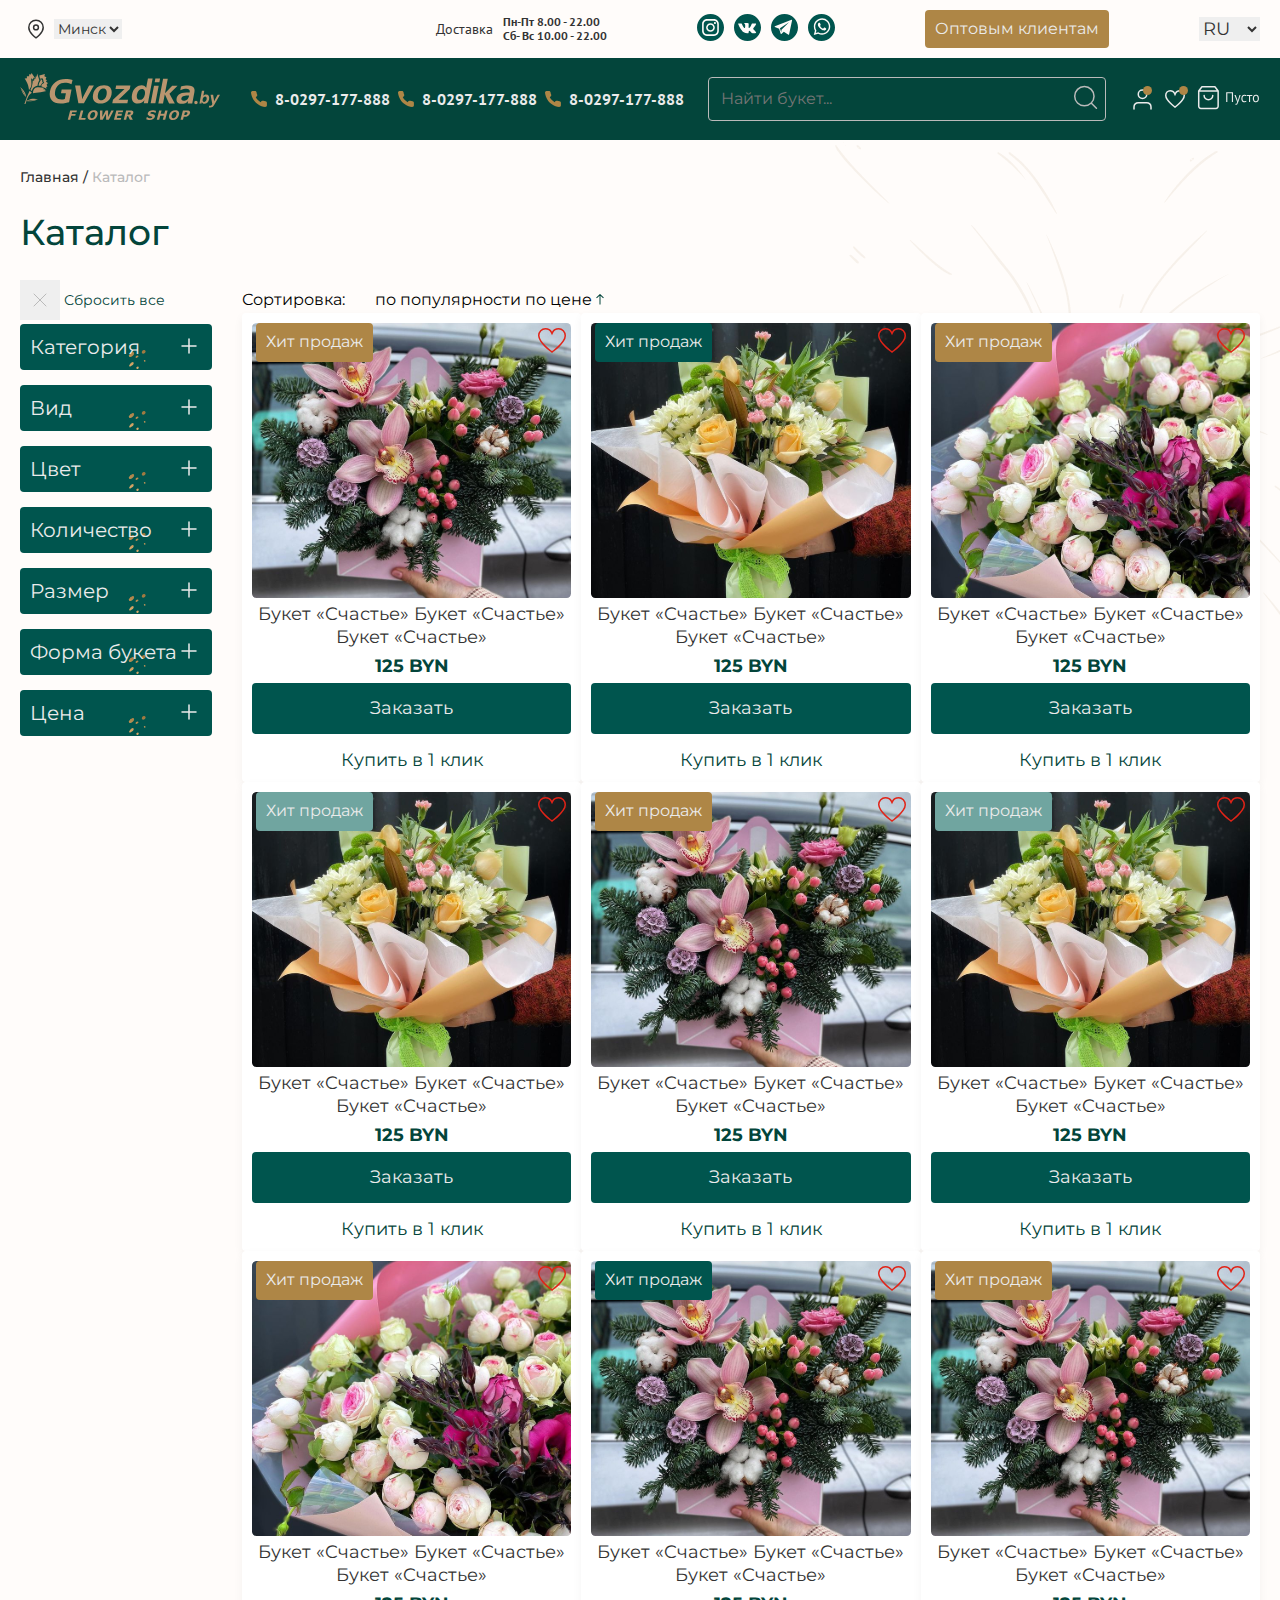
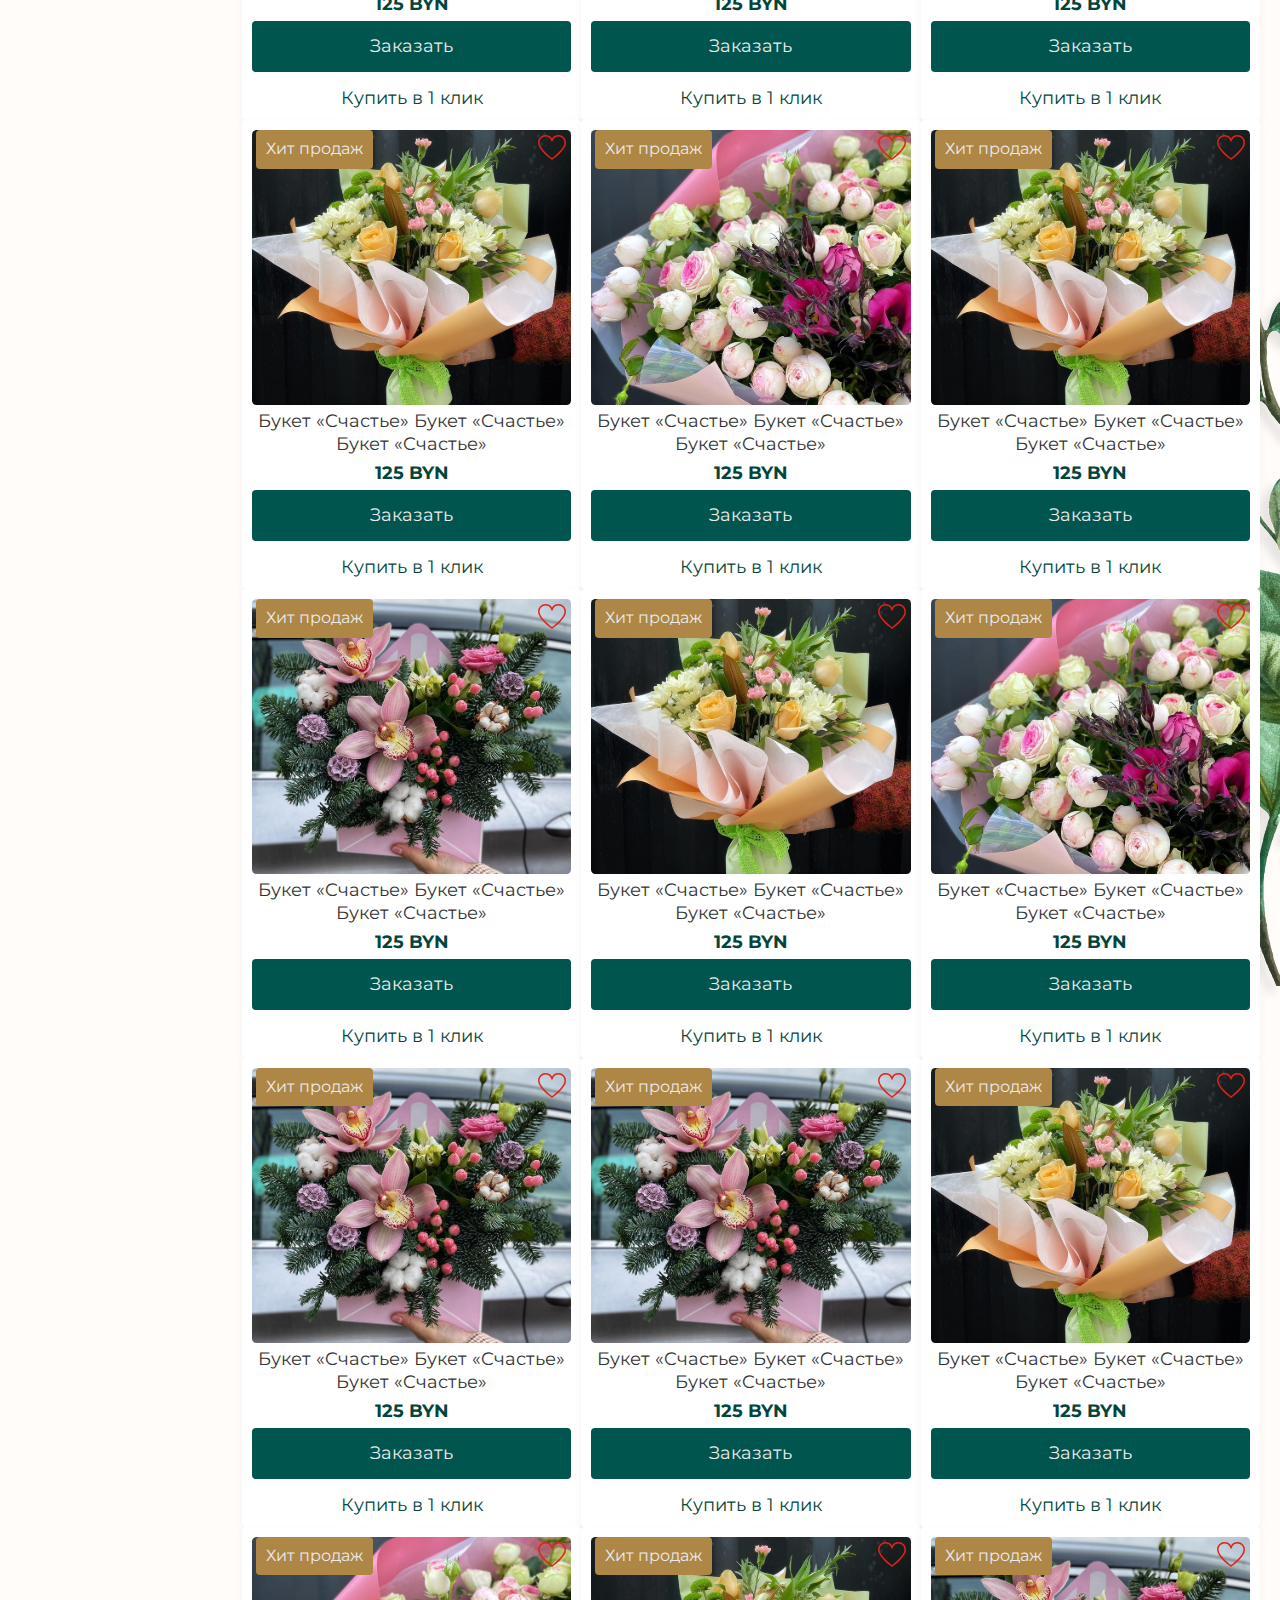
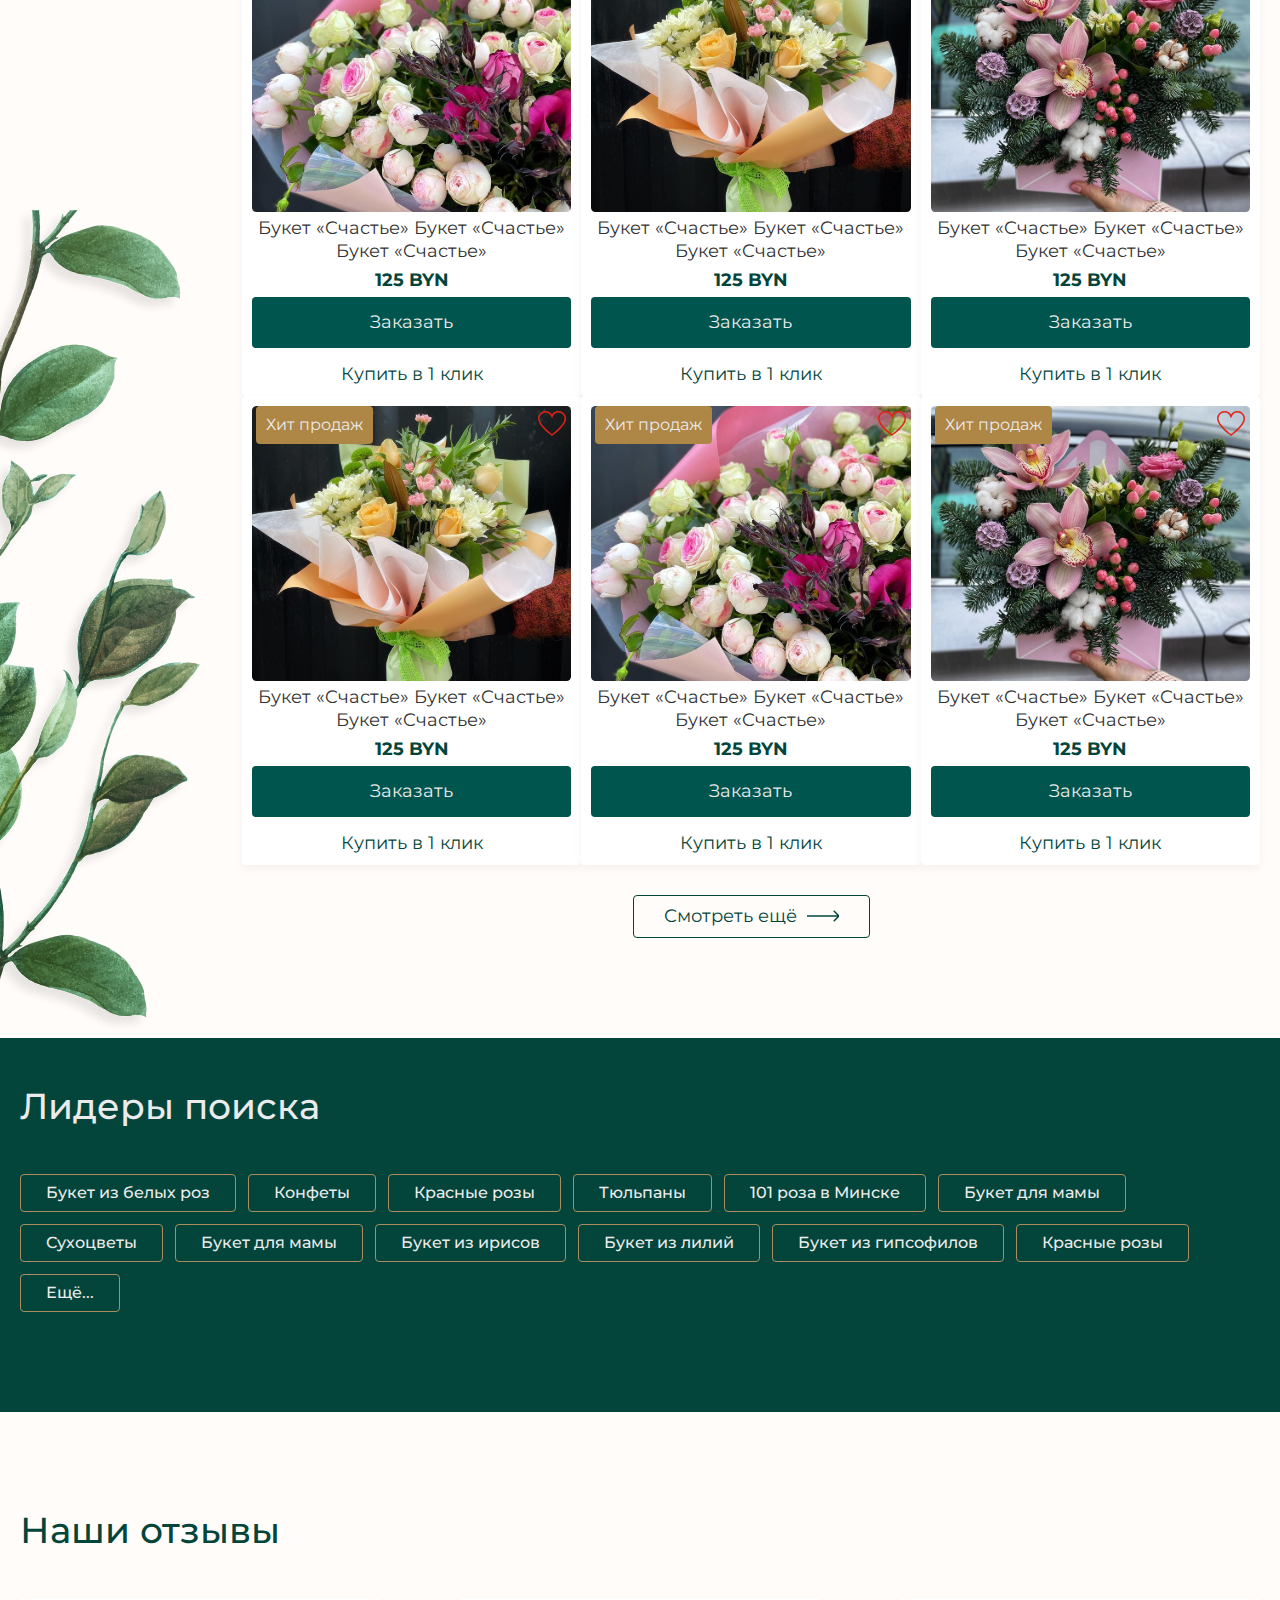
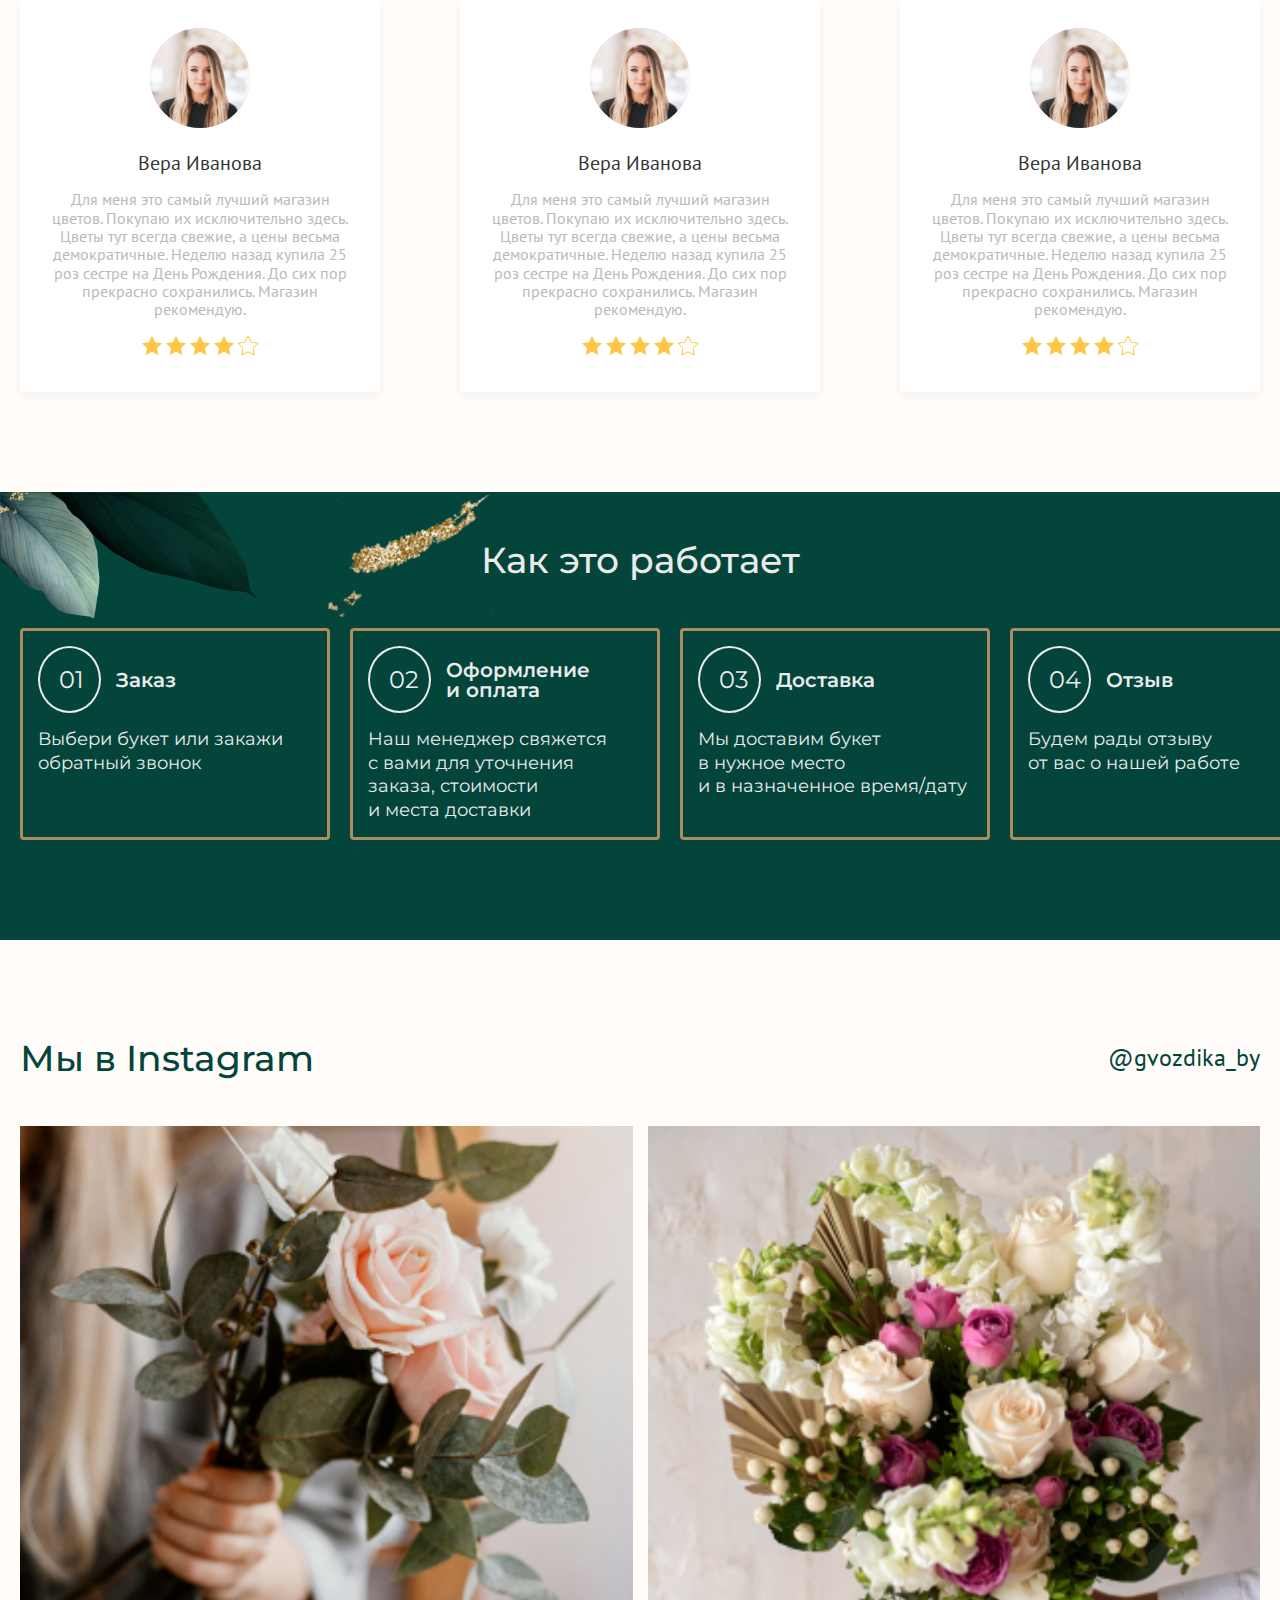
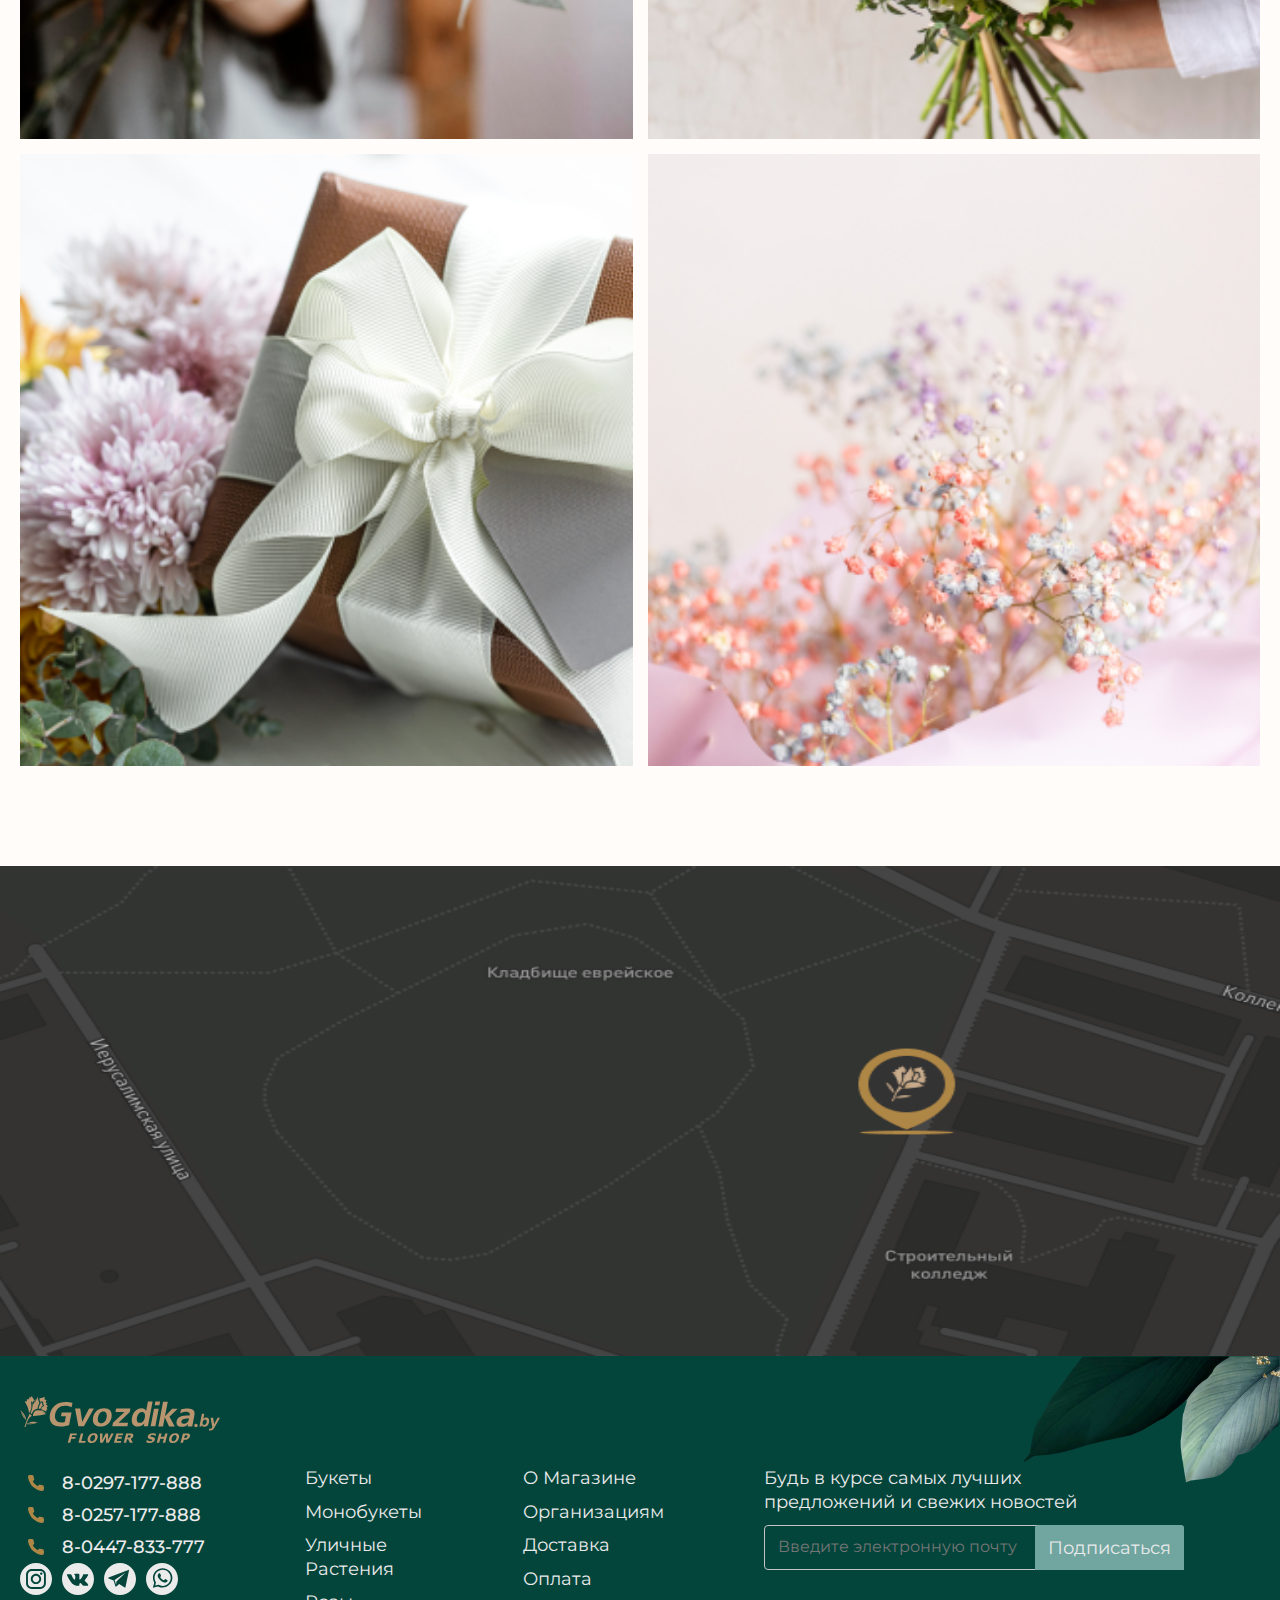
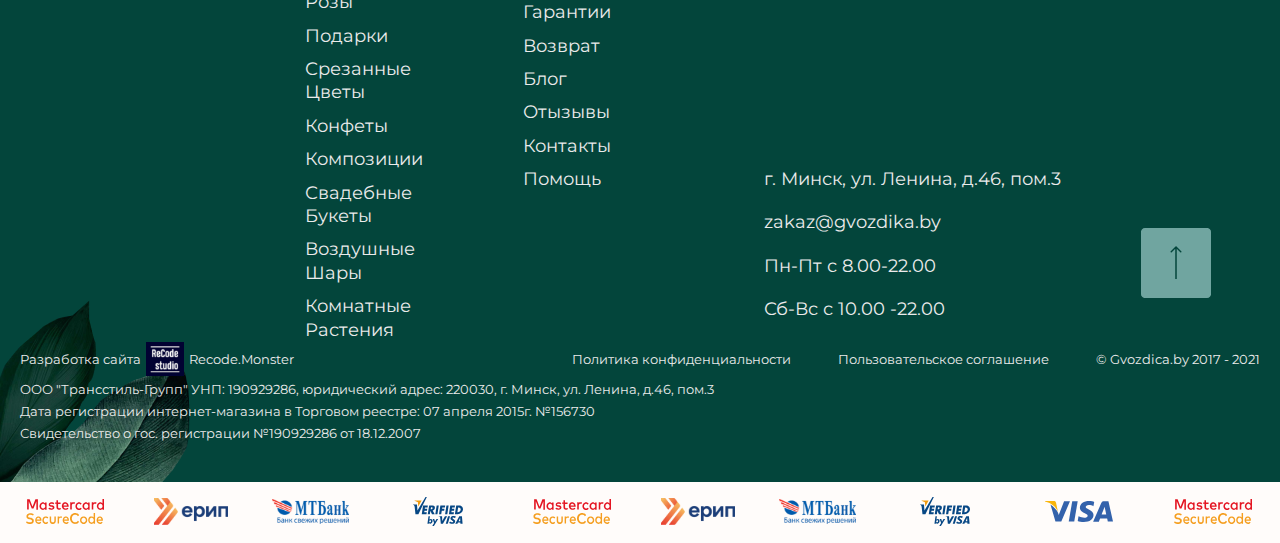
<file: about.html>
<!DOCTYPE html>
<html lang="en">

<head>
    <meta charset="UTF-8">
    <meta name="viewport" content="width=device-width, initial-scale=1.0">
    <link rel="stylesheet" href="./css/main.css">
    <title>Document</title>
</head>

<body>
    <div class="wrapper">
        <header class="header">
            <div class="container">
                <div class="header__first_content">

                    <div class="header__select_box">
                        <select class="header__select" name="Минск" id="Минск">
                            <option class="header__select_option" value="first">Минск</option>
                            <option class="header__select_option" value="second">Минск</option>
                        </select>
                    </div>
                    <ul class="header__first_content_links">
                        <li class="header__first_content_item">
                            <a class="header__first_content_item_title" href="#"> О магазине</a>
                            <div class="header__first_content_item_box">
                                <a class="header__first_content_item_text" href="./about.html">Katalog</a>
                                <a class="header__first_content_item_text" href="./product.html">Product</a>
                                <a class="header__first_content_item_text" href="./block.html">Block</a>
                            </div>
                        </li>
                        <li class="header__first_content_item">
                            <a class="header__first_content_item_title" href="#">Доставка</a>
                            <div class="header__first_content_item_box">
                                <a class="header__first_content_item_text" href="#"> О магазине</a>
                                <a class="header__first_content_item_text" href="#">Доставка</a>
                                <a class="header__first_content_item_text" href="#">Блоге</a>
                            </div>
                        </li>

                        <li class="header__first_content_item">
                            <a class="header__first_content_item_title_none" href="#"> Блог</a>

                        </li>
                        <li class="header__first_content_item">
                            <a class="header__first_content_item_title_none" href="#"> О магазине</a>
                        </li>
                        <li class="header__first_content_item">
                            <a class="header__first_content_item_title" href="#">Контакты</a>
                            <div class="header__first_content_item_box">
                                <a class="header__first_content_item_text" href="#"> О магазине</a>
                                <a class="header__first_content_item_text" href="#">Отзывы</a>
                                <a class="header__first_content_item_text" href="#"> О магазине</a>
                            </div>
                        </li>
                    </ul>
                    <div class="header__first_content_main">


                        <div class="header__select_date_box">
                            <a class="header__select_date_title" href="#">Доставка</a>
                            <div class="header__select_dates">
                                <p class="header__select_date">Пн-Пт 8.00 - 22.00
                                </p>
                                <p class="header__select_date">
                                    Сб- Вс 10.00 - 22.00
                                </p>
                            </div>
                        </div>
                        <div class="header__first_content_icons">
                            <a href="#">
                                <img src="./img/instagram.svg" alt="instagram">
                            </a>
                            <a href="#">
                                <img src="./img/Wk.svg" alt="instagram">
                            </a>
                            <a href="#">
                                <img src="./img/Telegram.svg" alt="instagram">
                            </a>
                            <a href="#">
                                <img src="./img/watsapp.svg" alt="instagram">
                            </a>
                        </div>

                        <button class="header__first_content_btn"> Оптовым клиентам</button>
                        <select class="header__first_content_lang" id="lang">
                            <option value="ru">RU</option>
                            <option value="ENG">ENG</option>
                            <option value="uz">UZ</option>

                        </select>
                    </div>
                </div>
            </div>
            <div class="header__second">
                <div class="container header_second__container">
                    <a href="./index.html">
                        <img class="hero__logo" src="./img/gvozidikaLogo.svg" alt="Logo">
                    </a>
                    <div class="header_second_num_box">
                        <a href="#" class="header_second_num" for="number">
                            8-0297-177-888
                        </a>
                        <a href="#" class="header_second_num" for="number">
                            8-0297-177-888
                        </a>
                        <a href="#" class="header_second_num" for="number">
                            8-0297-177-888
                        </a>
                    </div>
                    <div class="header_second_search_box">
                        <input class="header_second_search" type="search" placeholder="Найти букет..."
                            aria-label="Найти букет...">
                        <button class="header_second_search_btn"></button>
                    </div>
                    <div class="header_second_icons_box">
                        <img src="./img/ProfilIcon.svg" alt="profil">
                        <img src="./img/heart.svg" alt="profil">

                        <img src="./img/carzinka.svg" alt="profil">

                    </div>
                </div>
            </div>
            <div class=" header_second_search_box2">
                <input class="header_second_search2" type="search" placeholder="Найти букет..."
                    aria-label="Найти букет...">
                <button class=" header_second_search_btn2"></button>
            </div>
        </header>
        <main>
            <section class="directory">
                <div class="container">
                    <div class="directory__desc_box">
                        <p class="directory__desc_box_text">
                            Главная / <span>
                                Каталог
                            </span>
                        </p>
                        <h2 class="directory__title">
                            Каталог
                        </h2>
                    </div>
                    <div class="directory__box">
                        <div class="directory__check_box">
                            <div class="directory__sort_delete">
                                <button class="directory__sort_btn"> </button>
                                <p class="directory__sort_text">
                                    Сбросить все
                                </p>
                            </div>
                            <div class="directory__check">
                                <div class="directory__check_first">
                                    <div class="directory__check_first_inputBox">

                                        <input class="directory__check_first_input" type="checkbox" id="directory">
                                        <label class="directory__check_first_label" for="directory">
                                            Категория
                                        </label>
                                        <button class="directory__check_first_btn"></button>

                                    </div>
                                    <ul class="directory__checked_boxs">
                                        <li class="directory__checked_box">
                                            <input class="directory__checked_box_input" type="checkbox" id="Букеты">
                                            <label class="directory__checked_box_label" for="Букеты">Букеты</label>
                                            <button class="directory__checked_box_btn"></button>
                                        </li>
                                        <li class="directory__checked_box">
                                            <input class="directory__checked_box_input" type="checkbox" id="Розы">
                                            <label class="directory__checked_box_label" for="Розы">Розы</label>
                                            <button class="directory__checked_box_btn"></button>
                                        </li>
                                        <li class="directory__checked_box">
                                            <input class="directory__checked_box_input" type="checkbox" id="Монобукеты">
                                            <label class="directory__checked_box_label"
                                                for="Монобукеты">Монобукеты</label>
                                            <button class="directory__checked_box_btn"></button>
                                        </li>
                                        <li class="directory__checked_box">
                                            <input class="directory__checked_box_input" type="checkbox"
                                                id="Срезанные_цветы">
                                            <label class="directory__checked_box_label" for="Срезанные_цветы">Срезанные
                                                цветы</label>
                                            <button class="directory__checked_box_btn"></button>
                                        </li>
                                        <li class="directory__checked_box">
                                            <input class="directory__checked_box_input" type="checkbox"
                                                id="Свадебные_букеты">
                                            <label class="directory__checked_box_label" for="Свадебные_букеты">Свадебные
                                                букеты</label>
                                            <button class="directory__checked_box_btn"></button>
                                        </li>
                                        <li class="directory__checked_box">
                                            <input class="directory__checked_box_input" type="checkbox"
                                                id="Уличные_растения">
                                            <label class="directory__checked_box_label" for="Уличные_растения">Уличные
                                                растения</label>
                                            <button class="directory__checked_box_btn"></button>
                                        </li>
                                        <li class="directory__checked_box">
                                            <input class="directory__checked_box_input" type="checkbox" id="Подарки">
                                            <label class="directory__checked_box_label" for="Подарки">Подарки</label>
                                            <button class="directory__checked_box_btn"></button>
                                        </li>
                                        <li class="directory__checked_box">
                                            <input class="directory__checked_box_input" type="checkbox" id="Конфеты">
                                            <label class="directory__checked_box_label" for="Конфеты">Конфеты</label>
                                            <button class="directory__checked_box_btn"></button>
                                        </li>
                                        <li class="directory__checked_box">
                                            <input class="directory__checked_box_input" type="checkbox"
                                                id="Воздушны_шары">
                                            <label class="directory__checked_box_label" for="Воздушны_шары">Воздушные
                                                шары</label>
                                            <button class="directory__checked_box_btn"></button>
                                        </li>
                                        <li class="directory__checked_box">
                                            <input class="directory__checked_box_input" type="checkbox"
                                                id="Комнатные_растения">
                                            <label class="directory__checked_box_label"
                                                for="Комнатные_растения">Комнатные
                                                растения</label>
                                            <button class="directory__checked_box_btn"></button>
                                        </li>
                                        <li class="directory__checked_box">
                                            <input class="directory__checked_box_input" type="checkbox" id="Композиции">
                                            <label class="directory__checked_box_label"
                                                for="Композиции">Композиции</label>
                                            <button class="directory__checked_box_btn"></button>
                                        </li>
                                    </ul>


                                </div>
                                <!-- 2 -->
                                <div class="directory__check_first">
                                    <div class="directory__check_first_inputBox">

                                        <input class="directory__check_first_input" type="checkbox" id="Вид">
                                        <label class="directory__check_first_label" for="Вид">
                                            Вид
                                        </label>
                                        <button class="directory__check_first_btn"></button>

                                    </div>
                                    <ul class="directory__checked_boxs">
                                        <li class="directory__checked_box">
                                            <input class="directory__checked_box_input" type="checkbox"
                                                id="Белорусская_роза">
                                            <label class="directory__checked_box_label"
                                                for="Белорусская_роза">Белорусская
                                                роза</label>
                                            <button class="directory__checked_box_btn"></button>
                                        </li>
                                        <li class="directory__checked_box">
                                            <input class="directory__checked_box_input" type="checkbox"
                                                id="Пример_текст">
                                            <label class="directory__checked_box_label" for="Пример_текст">Роза из
                                                Эквадора
                                                и Колумбии
                                            </label>
                                            <button class="directory__checked_box_btn"></button>
                                        </li>
                                        <li class="directory__checked_box">
                                            <input class="directory__checked_box_input" type="checkbox"
                                                id="Кенийская_роза">
                                            <label class="directory__checked_box_label" for="Кенийская_роза">Кенийская
                                                роза</label>
                                            <button class="directory__checked_box_btn"></button>
                                        </li>
                                        <li class="directory__checked_box">
                                            <input class="directory__checked_box_input" type="checkbox"
                                                id="Срезанные_цветы">
                                            <label class="directory__checked_box_label" for="Срезанные_цветы">Срезанные
                                                цветы</label>
                                            <button class="directory__checked_box_btn"></button>
                                        </li>
                                        <li class="directory__checked_box">
                                            <input class="directory__checked_box_input" type="checkbox"
                                                id="Кустовые_розы">
                                            <label class="directory__checked_box_label" for="Кустовые_розы">Кустовые
                                                розы
                                            </label>
                                            <button class="directory__checked_box_btn"></button>
                                        </li>
                                        <li class="directory__checked_box">
                                            <input class="directory__checked_box_input" type="checkbox"
                                                id="Пионовидные">
                                            <label class="directory__checked_box_label" for="Пионовидные">Пионовидные
                                                розы
                                            </label>
                                            <button class="directory__checked_box_btn"></button>
                                        </li>
                                        <li class="directory__checked_box">
                                            <input class="directory__checked_box_input" type="checkbox" id="Кустовые">
                                            <label class="directory__checked_box_label" for="Кустовые">Кустовые
                                                пионовидные
                                                розы</label>
                                            <button class="directory__checked_box_btn"></button>
                                        </li>
                                        <li class="directory__checked_box">
                                            <input class="directory__checked_box_input" type="checkbox"
                                                id="Дэвида_Остина">
                                            <label class="directory__checked_box_label" for="Дэвида_Остина">Розы Дэвида
                                                Остина</label>
                                            <button class="directory__checked_box_btn"></button>
                                        </li>
                                        <li class="directory__checked_box">
                                            <input class="directory__checked_box_input" type="checkbox" id="Лепестки">
                                            <label class="directory__checked_box_label" for="Лепестки">Лепестки роз
                                            </label>
                                            <button class="directory__checked_box_btn"></button>
                                        </li>
                                        <li class="directory__checked_box">
                                            <input class="directory__checked_box_input" type="checkbox"
                                                id="Крупный_бутон">
                                            <label class="directory__checked_box_label" for="Крупный_бутон">Крупный
                                                бутон
                                            </label>
                                            <button class="directory__checked_box_btn"></button>
                                        </li>
                                    </ul>


                                </div>
                                <!-- 3 -->
                                <div class="directory__check_first">
                                    <div class="directory__check_first_inputBox">

                                        <input class="directory__check_first_input" type="checkbox" id="Цвет">
                                        <label class="directory__check_first_label" for="Цвет">
                                            Цвет
                                        </label>
                                        <button class="directory__check_first_btn"></button>

                                    </div>
                                    <ul class="directory__checked_boxs">
                                        <li class="directory__checked_box">
                                            <input class="directory__checked_box_input" type="checkbox" id="красный">
                                            <label class="directory__checked_box_label" for="красный">красный</label>
                                            <button class="directory__checked_box_btn"></button>
                                        </li>
                                        <li class="directory__checked_box">
                                            <input class="directory__checked_box_input" type="checkbox" id="синий">
                                            <label class="directory__checked_box_label" for="синий">синий</label>
                                            <button class="directory__checked_box_btn"></button>
                                        </li>
                                        <li class="directory__checked_box">
                                            <input class="directory__checked_box_input" type="checkbox" id="розовый">
                                            <label class="directory__checked_box_label" for="розовый">розовый</label>
                                            <button class="directory__checked_box_btn"></button>
                                        </li>
                                        <li class="directory__checked_box">
                                            <input class="directory__checked_box_input" type="checkbox" id="черный">
                                            <label class="directory__checked_box_label" for="черный">черный
                                            </label>
                                            <button class="directory__checked_box_btn"></button>
                                        </li>
                                        <li class="directory__checked_box">
                                            <input class="directory__checked_box_input" type="checkbox" id="фиолетовый">
                                            <label class="directory__checked_box_label" for="фиолетовый">фиолетовый
                                            </label>
                                            <button class="directory__checked_box_btn"></button>
                                        </li>
                                        <li class="directory__checked_box">
                                            <input class="directory__checked_box_input" type="checkbox" id="белый">
                                            <label class="directory__checked_box_label" for="белый">белый
                                            </label>
                                            <button class="directory__checked_box_btn"></button>
                                        </li>
                                    </ul>
                                </div>
                                <!-- 4 -->
                                <div class="directory__check_first">
                                    <div class="directory__check_first_inputBox">

                                        <input class="directory__check_first_input" type="checkbox" id="Количество">
                                        <label class="directory__check_first_label" for="Количество">
                                            Количество
                                        </label>
                                        <button class="directory__check_first_btn"></button>

                                    </div>
                                    <ul class="directory__checked_boxs">
                                        <li class="directory__checked_box">
                                            <input class="directory__checked_box_input" type="checkbox" id="Букеты">
                                            <label class="directory__checked_box_label" for="Букеты">Букеты</label>
                                            <button class="directory__checked_box_btn"></button>
                                        </li>
                                        <li class="directory__checked_box">
                                            <input class="directory__checked_box_input" type="checkbox" id="121">
                                            <label class="directory__checked_box_label" for="121">121 роза</label>
                                            <button class="directory__checked_box_btn"></button>
                                        </li>
                                        <li class="directory__checked_box">
                                            <input class="directory__checked_box_input" type="checkbox" id="101">
                                            <label class="directory__checked_box_label" for="101">101 роза</label>
                                            <button class="directory__checked_box_btn"></button>
                                        </li>
                                        <li class="directory__checked_box">
                                            <input class="directory__checked_box_input" type="checkbox" id="65">
                                            <label class="directory__checked_box_label" for="65">65 роз
                                            </label>
                                            <button class="directory__checked_box_btn"></button>
                                        </li>
                                        <li class="directory__checked_box">
                                            <input class="directory__checked_box_input" type="checkbox" id="55">
                                            <label class="directory__checked_box_label" for="55">55 роз
                                            </label>
                                            <button class="directory__checked_box_btn"></button>
                                        </li>
                                        <li class="directory__checked_box">
                                            <input class="directory__checked_box_input" type="checkbox" id="51">
                                            <label class="directory__checked_box_label" for="51">51 роза
                                            </label>
                                            <button class="directory__checked_box_btn"></button>
                                        </li>
                                        <li class="directory__checked_box">
                                            <input class="directory__checked_box_input" type="checkbox" id="45">
                                            <label class="directory__checked_box_label" for="45">45 роза</label>
                                            <button class="directory__checked_box_btn"></button>
                                        </li>
                                        <li class="directory__checked_box">
                                            <input class="directory__checked_box_input" type="checkbox" id="41">
                                            <label class="directory__checked_box_label" for="41">4 роз</label>
                                            <button class="directory__checked_box_btn"></button>
                                        </li>
                                        <li class="directory__checked_box">
                                            <input class="directory__checked_box_input" type="checkbox" id="35">
                                            <label class="directory__checked_box_label" for="35">35
                                            </label>
                                            <button class="directory__checked_box_btn"></button>
                                        </li>
                                        <li class="directory__checked_box">
                                            <input class="directory__checked_box_input" type="checkbox" id="31">
                                            <label class="directory__checked_box_label" for="31">31 роз
                                            </label>
                                            <button class="directory__checked_box_btn"></button>
                                        </li>
                                        <li class="directory__checked_box">
                                            <input class="directory__checked_box_input" type="checkbox" id="25">
                                            <label class="directory__checked_box_label" for="25">25 роз</label>
                                            <button class="directory__checked_box_btn"></button>
                                        </li>
                                        <li class="directory__checked_box">
                                            <input class="directory__checked_box_input" type="checkbox" id="21">
                                            <label class="directory__checked_box_label" for="21">21 роз</label>
                                            <button class="directory__checked_box_btn"></button>
                                        </li>
                                    </ul>


                                </div>
                                <!-- 5 -->
                                <div class="directory__check_first">
                                    <div class="directory__check_first_inputBox">

                                        <input class="directory__check_first_input" type="Размер" id="directory">
                                        <label class="directory__check_first_label" for="Размер">
                                            Размер
                                        </label>
                                        <button class="directory__check_first_btn"></button>

                                    </div>
                                    <ul class="directory__checked_boxs">
                                        <li class="directory__checked_box">
                                            <input class="directory__checked_box_input" type="checkbox" id="170_см">
                                            <label class="directory__checked_box_label" for="170_см">170 см</label>
                                            <button class="directory__checked_box_btn"></button>
                                        </li>
                                        <li class="directory__checked_box">
                                            <input class="directory__checked_box_input" type="checkbox" id="150_см">
                                            <label class="directory__checked_box_label" for="150_см">150 см</label>
                                            <button class="directory__checked_box_btn"></button>
                                        </li>
                                        <li class="directory__checked_box">
                                            <input class="directory__checked_box_input" type="checkbox" id="90_см">
                                            <label class="directory__checked_box_label" for="90_см">90 см</label>
                                            <button class="directory__checked_box_btn"></button>
                                        </li>
                                        <li class="directory__checked_box">
                                            <input class="directory__checked_box_input" type="checkbox" id="70_см">
                                            <label class="directory__checked_box_label" for="70_см">70 см
                                            </label>
                                            <button class="directory__checked_box_btn"></button>
                                        </li>
                                        <li class="directory__checked_box">
                                            <input class="directory__checked_box_input" type="checkbox" id="50_см">
                                            <label class="directory__checked_box_label" for="50_см">50 см
                                            </label>
                                            <button class="directory__checked_box_btn"></button>
                                        </li>
                                    </ul>


                                </div>
                                <!-- 6 -->
                                <div class="directory__check_first">
                                    <div class="directory__check_first_inputBox">

                                        <input name="first" class="directory__check_first_input" type="radio"
                                            id="Форма_букета">
                                        <label class="directory__check_first_label" for="Форма_букета">
                                            Форма букета
                                        </label>
                                        <button class="directory__check_first_btn"></button>

                                    </div>
                                    <ul class="directory__checked_boxs">
                                        <li class="directory__checked_box">
                                            <input class="directory__checked_box_input" type="checkbox" id="Букеты">
                                            <label class="directory__checked_box_label" for="Букеты">Букеты</label>
                                            <button class="directory__checked_box_btn"></button>
                                        </li>
                                        <li class="directory__checked_box">
                                            <input class="directory__checked_box_input" type="checkbox" id="Розы">
                                            <label class="directory__checked_box_label" for="Розы">Розы</label>
                                            <button class="directory__checked_box_btn"></button>
                                        </li>
                                        <li class="directory__checked_box">
                                            <input class="directory__checked_box_input" type="checkbox" id="Монобукеты">
                                            <label class="directory__checked_box_label"
                                                for="Монобукеты">Монобукеты</label>
                                            <button class="directory__checked_box_btn"></button>
                                        </li>
                                        <li class="directory__checked_box">
                                            <input class="directory__checked_box_input" type="checkbox"
                                                id="Срезанные_цветы">
                                            <label class="directory__checked_box_label" for="Срезанные_цветы">Срезанные
                                                цветы</label>
                                            <button class="directory__checked_box_btn"></button>
                                        </li>
                                        <li class="directory__checked_box">
                                            <input class="directory__checked_box_input" type="checkbox"
                                                id="Свадебные_букеты">
                                            <label class="directory__checked_box_label" for="Свадебные_букеты">Свадебные
                                                букеты</label>
                                            <button class="directory__checked_box_btn"></button>
                                        </li>
                                        <li class="directory__checked_box">
                                            <input class="directory__checked_box_input" type="checkbox"
                                                id="Уличные_растения">
                                            <label class="directory__checked_box_label" for="Уличные_растения">Уличные
                                                растения</label>
                                            <button class="directory__checked_box_btn"></button>
                                        </li>
                                        <li class="directory__checked_box">
                                            <input class="directory__checked_box_input" type="checkbox" id="Подарки">
                                            <label class="directory__checked_box_label" for="Подарки">Подарки</label>
                                            <button class="directory__checked_box_btn"></button>
                                        </li>
                                        <li class="directory__checked_box">
                                            <input class="directory__checked_box_input" type="checkbox" id="Конфеты">
                                            <label class="directory__checked_box_label" for="Конфеты">Конфеты</label>
                                            <button class="directory__checked_box_btn"></button>
                                        </li>
                                        <li class="directory__checked_box">
                                            <input class="directory__checked_box_input" type="checkbox"
                                                id="Воздушны_шары">
                                            <label class="directory__checked_box_label" for="Воздушны_шары">Воздушные
                                                шары</label>
                                            <button class="directory__checked_box_btn"></button>
                                        </li>
                                        <li class="directory__checked_box">
                                            <input class="directory__checked_box_input" type="checkbox"
                                                id="Комнатные_растения">
                                            <label class="directory__checked_box_label"
                                                for="Комнатные_растения">Комнатные
                                                растения</label>
                                            <button class="directory__checked_box_btn"></button>
                                        </li>
                                        <li class="directory__checked_box">
                                            <input class="directory__checked_box_input" type="checkbox" id="Композиции">
                                            <label class="directory__checked_box_label"
                                                for="Композиции">Композиции</label>
                                            <button class="directory__checked_box_btn"></button>
                                        </li>
                                    </ul>


                                </div>

                                <div class="directory__check_first">
                                    <div class="directory__check_first_inputBox">

                                        <input name="first" class="directory__check_first_input" type="radio" id="Цена">
                                        <label class="directory__check_first_label" for="Цена">
                                            Цена
                                        </label>
                                        <button class="directory__check_first_btn"></button>

                                    </div>
                                    <ul class="directory__checked_boxs">
                                        <li class="directory__checked_box">
                                            <input class="directory__checked_box_input" type="checkbox" id="до_30">
                                            <label class="directory__checked_box_label" for="до_30">до 30</label>
                                            <button class="directory__checked_box_btn"></button>
                                        </li>
                                        <li class="directory__checked_box">
                                            <input class="directory__checked_box_input" type="checkbox" id="30_45">
                                            <label class="directory__checked_box_label" for="30_45">30 - 45</label>
                                            <button class="directory__checked_box_btn"></button>
                                        </li>
                                        <li class="directory__checked_box">
                                            <input class="directory__checked_box_input" type="checkbox" id="45_65">
                                            <label class="directory__checked_box_label" for="45_65">45 - 65</label>
                                            <button class="directory__checked_box_btn"></button>
                                        </li>
                                        <li class="directory__checked_box">
                                            <input class="directory__checked_box_input" type="checkbox" id="65_80">
                                            <label class="directory__checked_box_label" for="65_80">65 - 80
                                            </label>
                                            <button class="directory__checked_box_btn"></button>
                                        </li>
                                        <li class="directory__checked_box">
                                            <input class="directory__checked_box_input" type="checkbox" id="от_80">
                                            <label class="directory__checked_box_label" for="от_80">от 80
                                            </label>
                                            <button class="directory__checked_box_btn"></button>
                                        </li>
                                    </ul>


                                </div>
                            </div>
                        </div>

                        <div class="directory__card_box2">
                            <div class="directory__sort_price">
                                <p class="directory__sort_price_title">
                                    Сортировка:
                                </p>
                                <div class="directory__sort_price_text_box">
                                    <p class="directory__sort_price_text">
                                        по популярности
                                    </p>
                                    <p class="directory__sort_price_text">
                                        по цене
                                    </p>
                                    <a href="#">
                                        <img class="directory__card_box_arrow" class="directory__sort_price_img"
                                            src="./img/arrowDirectoy.svg" alt="arrow">
                                    </a>
                                </div>
                            </div>
                            <div class="">
                                <ul class="directory__card_box">
                                    <li class="intro__card">
                                        <div class="intro__card_img_box">
                                            <img class="intro__card_Img" src="./img/introImg2.svg" alt="img">
                                            <a class="intro__card_img_desc" href="#">Хит продаж</a>
                                            <img class="intro__card_img" src="./img/heartREd.svg" alt="heart">

                                        </div>
                                        <p class="intro__card_title">
                                            Букет «Cчастье» Букет «Cчастье» Букет «Cчастье»
                                        </p>
                                        <p class="intro__card_text">
                                            125 BYN
                                        </p>
                                        <button class="intro__card_btn">Заказать</button>
                                        <a class="intro__card_link" href="#">Купить в 1 клик</a>
                                    </li>
                                    <li class="intro__card">
                                        <div class="intro__card_img_box">
                                            <img class="intro__card_Img" src="./img/introImg.svg" alt="img">
                                            <a class="intro__card_img_desc" href="#">Хит продаж</a>
                                            <img class="intro__card_img" src="./img/heartREd.svg" alt="heart">

                                        </div>
                                        <p class="intro__card_title">
                                            Букет «Cчастье» Букет «Cчастье» Букет «Cчастье»
                                        </p>
                                        <p class="intro__card_text">
                                            125 BYN
                                        </p>
                                        <button class="intro__card_btn">Заказать</button>
                                        <a class="intro__card_link" href="#">Купить в 1 клик</a>
                                    </li>
                                    <li class="intro__card">
                                        <div class="intro__card_img_box">
                                            <img class="intro__card_Img" src="./img/introImg3.svg" alt="img">
                                            <a class="intro__card_img_desc" href="#">Хит продаж</a>
                                            <img class="intro__card_img" src="./img/heartREd.svg" alt="heart">

                                        </div>
                                        <p class="intro__card_title">
                                            Букет «Cчастье» Букет «Cчастье» Букет «Cчастье»
                                        </p>
                                        <p class="intro__card_text">
                                            125 BYN
                                        </p>
                                        <button class="intro__card_btn">Заказать</button>
                                        <a class="intro__card_link" href="#">Купить в 1 клик</a>
                                    </li>
                                    <li class="intro__card">
                                        <div class="intro__card_img_box">
                                            <img class="intro__card_Img" src="./img/introImg.svg" alt="img">
                                            <a class="intro__card_img_desc" href="#">Хит продаж</a>
                                            <img class="intro__card_img" src="./img/heartREd.svg" alt="heart">

                                        </div>
                                        <p class="intro__card_title">
                                            Букет «Cчастье» Букет «Cчастье» Букет «Cчастье»
                                        </p>
                                        <p class="intro__card_text">
                                            125 BYN
                                        </p>
                                        <button class="intro__card_btn">Заказать</button>
                                        <a class="intro__card_link" href="#">Купить в 1 клик</a>
                                    </li>
                                    <li class="intro__card">
                                        <div class="intro__card_img_box">
                                            <img class="intro__card_Img" src="./img/introImg2.svg" alt="img">
                                            <a class="intro__card_img_desc" href="#">Хит продаж</a>
                                            <img class="intro__card_img" src="./img/heartREd.svg" alt="heart">

                                        </div>
                                        <p class="intro__card_title">
                                            Букет «Cчастье» Букет «Cчастье» Букет «Cчастье»
                                        </p>
                                        <p class="intro__card_text">
                                            125 BYN
                                        </p>
                                        <button class="intro__card_btn">Заказать</button>
                                        <a class="intro__card_link" href="#">Купить в 1 клик</a>
                                    </li>
                                    <li class="intro__card ">
                                        <div class="intro__card_img_box">
                                            <img class="intro__card_Img" src="./img/introImg.svg" alt="img">
                                            <a class="intro__card_img_desc" href="#">Хит продаж</a>
                                            <img class="intro__card_img" src="./img/heartREd.svg" alt="heart">

                                        </div>
                                        <p class="intro__card_title">
                                            Букет «Cчастье» Букет «Cчастье» Букет «Cчастье»
                                        </p>
                                        <p class="intro__card_text">
                                            125 BYN
                                        </p>
                                        <button class="intro__card_btn">Заказать</button>
                                        <a class="intro__card_link" href="#">Купить в 1 клик</a>
                                    </li>
                                    <li class="intro__card">
                                        <div class="intro__card_img_box">
                                            <img class="intro__card_Img" src="./img/introImg3.svg" alt="img">
                                            <a class="intro__card_img_desc" href="#">Хит продаж</a>
                                            <img class="intro__card_img" src="./img/heartREd.svg" alt="heart">

                                        </div>
                                        <p class="intro__card_title">
                                            Букет «Cчастье» Букет «Cчастье» Букет «Cчастье»
                                        </p>
                                        <p class="intro__card_text">
                                            125 BYN
                                        </p>
                                        <button class="intro__card_btn">Заказать</button>
                                        <a class="intro__card_link" href="#">Купить в 1 клик</a>
                                    </li>
                                    <li class="intro__card">
                                        <div class="intro__card_img_box">
                                            <img class="intro__card_Img" src="./img/introImg2.svg" alt="img">
                                            <a class="intro__card_img_desc" href="#">Хит продаж</a>
                                            <img class="intro__card_img" src="./img/heartREd.svg" alt="heart">

                                        </div>
                                        <p class="intro__card_title">
                                            Букет «Cчастье» Букет «Cчастье» Букет «Cчастье»
                                        </p>
                                        <p class="intro__card_text">
                                            125 BYN
                                        </p>
                                        <button class="intro__card_btn">Заказать</button>
                                        <a class="intro__card_link" href="#">Купить в 1 клик</a>
                                    </li>
                                    <li class="intro__card">
                                        <div class="intro__card_img_box">
                                            <img class="intro__card_Img" src="./img/introImg2.svg" alt="img">
                                            <a class="intro__card_img_desc" href="#">Хит продаж</a>
                                            <img class="intro__card_img" src="./img/heartREd.svg" alt="heart">

                                        </div>
                                        <p class="intro__card_title">
                                            Букет «Cчастье» Букет «Cчастье» Букет «Cчастье»
                                        </p>
                                        <p class="intro__card_text">
                                            125 BYN
                                        </p>
                                        <button class="intro__card_btn">Заказать</button>
                                        <a class="intro__card_link" href="#">Купить в 1 клик</a>
                                    </li>
                                    <li class="intro__card">
                                        <div class="intro__card_img_box">
                                            <img class="intro__card_Img" src="./img/introImg.svg" alt="img">
                                            <a class="intro__card_img_desc" href="#">Хит продаж</a>
                                            <img class="intro__card_img" src="./img/heartREd.svg" alt="heart">

                                        </div>
                                        <p class="intro__card_title">
                                            Букет «Cчастье» Букет «Cчастье» Букет «Cчастье»
                                        </p>
                                        <p class="intro__card_text">
                                            125 BYN
                                        </p>
                                        <button class="intro__card_btn">Заказать</button>
                                        <a class="intro__card_link" href="#">Купить в 1 клик</a>
                                    </li>
                                    <li class="intro__card">
                                        <div class="intro__card_img_box">
                                            <img class="intro__card_Img" src="./img/introImg3.svg" alt="img">
                                            <a class="intro__card_img_desc" href="#">Хит продаж</a>
                                            <img class="intro__card_img" src="./img/heartREd.svg" alt="heart">

                                        </div>
                                        <p class="intro__card_title">
                                            Букет «Cчастье» Букет «Cчастье» Букет «Cчастье»
                                        </p>
                                        <p class="intro__card_text">
                                            125 BYN
                                        </p>
                                        <button class="intro__card_btn">Заказать</button>
                                        <a class="intro__card_link" href="#">Купить в 1 клик</a>
                                    </li>
                                    <li class="intro__card">
                                        <div class="intro__card_img_box">
                                            <img class="intro__card_Img" src="./img/introImg.svg" alt="img">
                                            <a class="intro__card_img_desc" href="#">Хит продаж</a>
                                            <img class="intro__card_img" src="./img/heartREd.svg" alt="heart">

                                        </div>
                                        <p class="intro__card_title">
                                            Букет «Cчастье» Букет «Cчастье» Букет «Cчастье»
                                        </p>
                                        <p class="intro__card_text">
                                            125 BYN
                                        </p>
                                        <button class="intro__card_btn">Заказать</button>
                                        <a class="intro__card_link" href="#">Купить в 1 клик</a>
                                    </li>
                                    <li class="intro__card">
                                        <div class="intro__card_img_box">
                                            <img class="intro__card_Img" src="./img/introImg2.svg" alt="img">
                                            <a class="intro__card_img_desc" href="#">Хит продаж</a>
                                            <img class="intro__card_img" src="./img/heartREd.svg" alt="heart">

                                        </div>
                                        <p class="intro__card_title">
                                            Букет «Cчастье» Букет «Cчастье» Букет «Cчастье»
                                        </p>
                                        <p class="intro__card_text">
                                            125 BYN
                                        </p>
                                        <button class="intro__card_btn">Заказать</button>
                                        <a class="intro__card_link" href="#">Купить в 1 клик</a>
                                    </li>
                                    <li class="intro__card ">
                                        <div class="intro__card_img_box">
                                            <img class="intro__card_Img" src="./img/introImg.svg" alt="img">
                                            <a class="intro__card_img_desc" href="#">Хит продаж</a>
                                            <img class="intro__card_img" src="./img/heartREd.svg" alt="heart">

                                        </div>
                                        <p class="intro__card_title">
                                            Букет «Cчастье» Букет «Cчастье» Букет «Cчастье»
                                        </p>
                                        <p class="intro__card_text">
                                            125 BYN
                                        </p>
                                        <button class="intro__card_btn">Заказать</button>
                                        <a class="intro__card_link" href="#">Купить в 1 клик</a>
                                    </li>
                                    <li class="intro__card">
                                        <div class="intro__card_img_box">
                                            <img class="intro__card_Img" src="./img/introImg3.svg" alt="img">
                                            <a class="intro__card_img_desc" href="#">Хит продаж</a>
                                            <img class="intro__card_img" src="./img/heartREd.svg" alt="heart">

                                        </div>
                                        <p class="intro__card_title">
                                            Букет «Cчастье» Букет «Cчастье» Букет «Cчастье»
                                        </p>
                                        <p class="intro__card_text">
                                            125 BYN
                                        </p>
                                        <button class="intro__card_btn">Заказать</button>
                                        <a class="intro__card_link" href="#">Купить в 1 клик</a>
                                    </li>
                                    <li class="intro__card">
                                        <div class="intro__card_img_box">
                                            <img class="intro__card_Img" src="./img/introImg2.svg" alt="img">
                                            <a class="intro__card_img_desc" href="#">Хит продаж</a>
                                            <img class="intro__card_img" src="./img/heartREd.svg" alt="heart">

                                        </div>
                                        <p class="intro__card_title">
                                            Букет «Cчастье» Букет «Cчастье» Букет «Cчастье»
                                        </p>
                                        <p class="intro__card_text">
                                            125 BYN
                                        </p>
                                        <button class="intro__card_btn">Заказать</button>
                                        <a class="intro__card_link" href="#">Купить в 1 клик</a>
                                    </li>
                                    <li class="intro__card">
                                        <div class="intro__card_img_box">
                                            <img class="intro__card_Img" src="./img/introImg2.svg" alt="img">
                                            <a class="intro__card_img_desc" href="#">Хит продаж</a>
                                            <img class="intro__card_img" src="./img/heartREd.svg" alt="heart">

                                        </div>
                                        <p class="intro__card_title">
                                            Букет «Cчастье» Букет «Cчастье» Букет «Cчастье»
                                        </p>
                                        <p class="intro__card_text">
                                            125 BYN
                                        </p>
                                        <button class="intro__card_btn">Заказать</button>
                                        <a class="intro__card_link" href="#">Купить в 1 клик</a>
                                    </li>
                                    <li class="intro__card">
                                        <div class="intro__card_img_box">
                                            <img class="intro__card_Img" src="./img/introImg.svg" alt="img">
                                            <a class="intro__card_img_desc" href="#">Хит продаж</a>
                                            <img class="intro__card_img" src="./img/heartREd.svg" alt="heart">

                                        </div>
                                        <p class="intro__card_title">
                                            Букет «Cчастье» Букет «Cчастье» Букет «Cчастье»
                                        </p>
                                        <p class="intro__card_text">
                                            125 BYN
                                        </p>
                                        <button class="intro__card_btn">Заказать</button>
                                        <a class="intro__card_link" href="#">Купить в 1 клик</a>
                                    </li>
                                    <li class="intro__card">
                                        <div class="intro__card_img_box">
                                            <img class="intro__card_Img" src="./img/introImg3.svg" alt="img">
                                            <a class="intro__card_img_desc" href="#">Хит продаж</a>
                                            <img class="intro__card_img" src="./img/heartREd.svg" alt="heart">

                                        </div>
                                        <p class="intro__card_title">
                                            Букет «Cчастье» Букет «Cчастье» Букет «Cчастье»
                                        </p>
                                        <p class="intro__card_text">
                                            125 BYN
                                        </p>
                                        <button class="intro__card_btn">Заказать</button>
                                        <a class="intro__card_link" href="#">Купить в 1 клик</a>
                                    </li>
                                    <li class="intro__card">
                                        <div class="intro__card_img_box">
                                            <img class="intro__card_Img" src="./img/introImg.svg" alt="img">
                                            <a class="intro__card_img_desc" href="#">Хит продаж</a>
                                            <img class="intro__card_img" src="./img/heartREd.svg" alt="heart">

                                        </div>
                                        <p class="intro__card_title">
                                            Букет «Cчастье» Букет «Cчастье» Букет «Cчастье»
                                        </p>
                                        <p class="intro__card_text">
                                            125 BYN
                                        </p>
                                        <button class="intro__card_btn">Заказать</button>
                                        <a class="intro__card_link" href="#">Купить в 1 клик</a>
                                    </li>
                                    <li class="intro__card">
                                        <div class="intro__card_img_box">
                                            <img class="intro__card_Img" src="./img/introImg2.svg" alt="img">
                                            <a class="intro__card_img_desc" href="#">Хит продаж</a>
                                            <img class="intro__card_img" src="./img/heartREd.svg" alt="heart">

                                        </div>
                                        <p class="intro__card_title">
                                            Букет «Cчастье» Букет «Cчастье» Букет «Cчастье»
                                        </p>
                                        <p class="intro__card_text">
                                            125 BYN
                                        </p>
                                        <button class="intro__card_btn">Заказать</button>
                                        <a class="intro__card_link" href="#">Купить в 1 клик</a>
                                    </li>
                                    <li class="intro__card ">
                                        <div class="intro__card_img_box">
                                            <img class="intro__card_Img" src="./img/introImg.svg" alt="img">
                                            <a class="intro__card_img_desc" href="#">Хит продаж</a>
                                            <img class="intro__card_img" src="./img/heartREd.svg" alt="heart">

                                        </div>
                                        <p class="intro__card_title">
                                            Букет «Cчастье» Букет «Cчастье» Букет «Cчастье»
                                        </p>
                                        <p class="intro__card_text">
                                            125 BYN
                                        </p>
                                        <button class="intro__card_btn">Заказать</button>
                                        <a class="intro__card_link" href="#">Купить в 1 клик</a>
                                    </li>
                                    <li class="intro__card">
                                        <div class="intro__card_img_box">
                                            <img class="intro__card_Img" src="./img/introImg3.svg" alt="img">
                                            <a class="intro__card_img_desc" href="#">Хит продаж</a>
                                            <img class="intro__card_img" src="./img/heartREd.svg" alt="heart">

                                        </div>
                                        <p class="intro__card_title">
                                            Букет «Cчастье» Букет «Cчастье» Букет «Cчастье»
                                        </p>
                                        <p class="intro__card_text">
                                            125 BYN
                                        </p>
                                        <button class="intro__card_btn">Заказать</button>
                                        <a class="intro__card_link" href="#">Купить в 1 клик</a>
                                    </li>
                                    <li class="intro__card">
                                        <div class="intro__card_img_box">
                                            <img class="intro__card_Img" src="./img/introImg2.svg" alt="img">
                                            <a class="intro__card_img_desc" href="#">Хит продаж</a>
                                            <img class="intro__card_img" src="./img/heartREd.svg" alt="heart">

                                        </div>
                                        <p class="intro__card_title">
                                            Букет «Cчастье» Букет «Cчастье» Букет «Cчастье»
                                        </p>
                                        <p class="intro__card_text">
                                            125 BYN
                                        </p>
                                        <button class="intro__card_btn">Заказать</button>
                                        <a class="intro__card_link" href="#">Купить в 1 клик</a>
                                    </li>
                                </ul>
                                <button class="directory__card_box_btn">Смотреть ещё</button>
                            </div>
                        </div>

                    </div>
                </div>
            </section>
            <section class="lider">
                <div class="container lider__container">
                    <h2 class=" lider__title">Лидеры поиска</h2>
                    <div class="lider__link_box">
                        <a class="lider__links" href="#">Букет из белых роз</a>
                        <a class="lider__links" href="#">Конфеты</a>
                        <a class="lider__links" href="#">Красные розы</a>
                        <a class="lider__links" href="#">Тюльпаны</a>
                        <a class="lider__links" href="#">101 роза в Минске</a>
                        <a class="lider__links" href="#">Букет для мамы</a>
                        <a class="lider__links" href="#">Сухоцветы</a>
                        <a class="lider__links" href="#">Букет для мамы</a>
                        <a class="lider__links" href="#">Букет из ирисов</a>
                        <a class="lider__links" href="#">Букет из лилий</a>
                        <a class="lider__links" href="#">Букет из гипсофилов</a>
                        <a class="lider__links" href="#">Красные розы</a>
                        <a class="lider__links" href="#">Ещё...</a>
                    </div>
                </div>
            </section>
            <section class="review">
                <div class="container review__container">
                    <h2 class="review__title">
                        Наши отзывы
                    </h2>
                    <ul class="rewiew__card_box">
                        <li class="rewiew__card">
                            <img src="./img/rewiewImg.svg" alt="profil">
                            <h3 class="rewiew__card_title">​Вера Иванова</h3>
                            <p class="rewiew__card_text">
                                Для меня это самый лучший магазин цветов. Покупаю их исключительно здесь. Цветы тут
                                всегда свежие, а цены весьма демократичные. Неделю назад купила 25 роз сестре на День
                                Рождения. До сих пор прекрасно сохранились. Магазин рекомендую.
                            </p>
                            <img src="./img/star.svg" alt="star">
                        </li>
                        <li class="rewiew__card">
                            <img src="./img/rewiewImg.svg" alt="profil">
                            <h3 class="rewiew__card_title">​Вера Иванова</h3>
                            <p class="rewiew__card_text">
                                Для меня это самый лучший магазин цветов. Покупаю их исключительно здесь. Цветы тут
                                всегда свежие, а цены весьма демократичные. Неделю назад купила 25 роз сестре на День
                                Рождения. До сих пор прекрасно сохранились. Магазин рекомендую.
                            </p>
                            <img src="./img/star.svg" alt="star">
                        </li>
                        <li class="rewiew__card">
                            <img src="./img/rewiewImg.svg" alt="profil">
                            <h3 class="rewiew__card_title">​Вера Иванова</h3>
                            <p class="rewiew__card_text">
                                Для меня это самый лучший магазин цветов. Покупаю их исключительно здесь. Цветы тут
                                всегда свежие, а цены весьма демократичные. Неделю назад купила 25 роз сестре на День
                                Рождения. До сих пор прекрасно сохранились. Магазин рекомендую.
                            </p>
                            <img src="./img/star.svg" alt="star">
                        </li>
                    </ul>
                </div>
            </section>
            <section class="work">
                <div class="container">
                    <h2 class="work__title">
                        Как это работает
                    </h2>
                    <ul class="work__card_box">
                        <li class="work__card">
                            <div class="work__card_title_box">
                                <p class="work__card_title_num">
                                    01
                                </p>
                                <h4 class="work__card_title">
                                    Заказ
                                </h4>
                            </div>
                            <p class="work__card_text">
                                Выбери букет или закажи обратный звонок

                            </p>
                        </li>
                        <li class="work__card">
                            <div class="work__card_title_box">
                                <p class="work__card_title_num">
                                    02
                                </p>
                                <h4 class="work__card_title">
                                    Оформление и оплата
                                </h4>
                            </div>
                            <p class="work__card_text">
                                Наш менеджер свяжется с вами для уточнения заказа, стоимости и места доставки

                            </p>
                        </li>
                        <li class="work__card">
                            <div class="work__card_title_box">
                                <p class="work__card_title_num">
                                    03
                                </p>
                                <h4 class="work__card_title">
                                    Доставка
                                </h4>
                            </div>
                            <p class="work__card_text">
                                Мы доставим букет в нужное место и в назначенное время/дату

                            </p>
                        </li>
                        <li class="work__card">
                            <div class="work__card_title_box">
                                <p class="work__card_title_num">
                                    04
                                </p>
                                <h4 class="work__card_title">
                                    Отзыв
                                </h4>
                            </div>
                            <p class="work__card_text">
                                Будем рады отзыву от вас о нашей работе

                            </p>
                        </li>
                    </ul>
                </div>
            </section>
            <section class="flower">
                <div class="container">
                    <div class="flower__content">
                        <div class="flower__title_box">
                            <h2 class="flower__title">Мы в Instagram </h2>
                            <a class="flower__text" href="#">@gvozdika_by</a>
                        </div>
                        <div class="flower__img_box">
                            <img class="flower__img" src="./img/flower1.png" alt="flower">
                            <img class="flower__img" src="./img/flower2.png" alt="flower">
                            <img class="flower__img" src="./img/flower3.png" alt="flower">
                            <img class="flower__img" src="./img/flower4.png" alt="flower">

                        </div>
                    </div>
                </div>
                <div class="flower__map">
                    <img class="flower__map_img" src="./img/map.png" alt="map">
                    <img class="flower__map_img2" src="./img/map2.svg" alt="map">
                    <img class="flower__map_img3" src="./img/map3.svg" alt="map">

                </div>
            </section>
        </main>
    </div>
    <footer class="footer">
        <div class="footer__content">
            <div class="container footer__container">
                <a class="footer__logo" href="./index.html">
                    <img src="./img/gvozidikaLogo.svg" alt="gvozdika">
                </a>
                <div class="footer__list">
                    <div class="footer__item">
                        <div class="footer__item_title">

                            <div class="footer__item_num_box">
                                <a class="footer__item_num" href="#">8-0297-177-888</a>
                                <a class="footer__item_num" href="#">8-0257-177-888</a>

                                <a class="footer__item_num" href="#">8-0447-833-777</a>

                            </div>
                        </div>
                        <div class="footer__icons">
                            <a href="#">
                                <img src="./img/instagramLight.svg" alt="instagram">
                            </a>
                            <a href="#">
                                <img src="./img/wkLight.svg" alt="Wkontakt">
                            </a>
                            <a href="#">
                                <img src="./img/telegramLight.svg" alt="Telegram">
                            </a>
                            <a href="#">
                                <img src="./img/watsappLight.svg" alt="watsapp">
                            </a>
                        </div>
                    </div>
                    <div class="footer__item_second">
                        <a class="footer__item_links" href="#">Букеты</a>
                        <a class="footer__item_links" href="#">Монобукеты</a>
                        <a class="footer__item_links" href="#">Уличные растения</a>
                        <a class="footer__item_links" href="#">Розы</a>
                        <a class="footer__item_links" href="#">Подарки</a>
                        <a class="footer__item_links" href="#">Срезанные цветы</a>
                        <a class="footer__item_links" href="#">Конфеты</a>
                        <a class="footer__item_links" href="#">Композиции</a>
                        <a class="footer__item_links" href="#">Свадебные букеты</a>
                        <a class="footer__item_links" href="#">Воздушные шары</a>
                        <a class="footer__item_links" href="#">Комнатные растения</a>
                    </div>
                    <div class="footer__item_second">
                        <a class="footer__item_links" href="#">О магазине</a>
                        <a class="footer__item_links" href="#">Организациям</a>
                        <a class="footer__item_links" href="#">Доставка</a>
                        <a class="footer__item_links" href="#">Оплата</a>
                        <a class="footer__item_links" href="#">Гарантии</a>
                        <a class="footer__item_links" href="#">Возврат</a>
                        <a class="footer__item_links" href="#">Блог</a>
                        <a class="footer__item_links" href="#">Отызывы</a>
                        <a class="footer__item_links" href="#">Контакты</a>
                        <a class="footer__item_links" href="#">Помощь</a>

                    </div>
                    <div class="footer__item_last">
                        <p class="footer__item_last_text">
                            Будь в курсе самых лучших предложений и свежих новостей
                        </p>
                        <div class="footer__item_input_box">
                            <input class="footer__item_input" type="email" placeholder="Введите электронную почту "
                                aria-label="Введите электронную почту ">
                            <button class="footer__item_input_btn">Подписаться</button>
                        </div>

                        <div class="footer__item_last_cantent_box">
                            <div class="footer__item_last_cantent">
                                <p class="footer__item_last_cantent_title">
                                    г. Минск, ул. Ленина, д.46, пом.3
                                </p>
                                <p class="footer__item_last_cantent_text">
                                    zakaz@gvozdika.by
                                </p>
                                <p class="footer__item_last_cantent_text">
                                    Пн-Пт с 8.00-22.00
                                </p>
                                <p class="footer__item_last_cantent_text">
                                    Сб-Вс с 10.00 -22.00
                                </p>
                            </div>
                            <a href="#">

                                <img class="footer__item_lastlink" src="./img/arrow.png" alt="arrow">
                            </a>
                        </div>



                    </div>
                </div>
                <div class="footer__media">
                    <div class="footer__item_second footer__item_seconds">
                        <a class="footer__item_links" href="#">Букеты</a>
                        <a class="footer__item_links" href="#">Монобукеты</a>
                        <a class="footer__item_links" href="#">Уличные растения</a>
                        <a class="footer__item_links" href="#">Розы</a>
                        <a class="footer__item_links" href="#">Подарки</a>
                        <a class="footer__item_links" href="#">Срезанные цветы</a>
                        <a class="footer__item_links" href="#">Конфеты</a>
                        <a class="footer__item_links" href="#">Композиции</a>
                        <a class="footer__item_links" href="#">Свадебные букеты</a>
                        <a class="footer__item_links" href="#">Воздушные шары</a>
                        <a class="footer__item_links" href="#">Комнатные растения</a>
                    </div>
                    <div class="footer__item_second footer__item_seconds">
                        <a class="footer__item_links" href="#">О магазине</a>
                        <a class="footer__item_links" href="#">Организациям</a>
                        <a class="footer__item_links" href="#">Доставка</a>
                        <a class="footer__item_links" href="#">Оплата</a>
                        <a class="footer__item_links" href="#">Гарантии</a>
                        <a class="footer__item_links" href="#">Возврат</a>
                        <a class="footer__item_links" href="#">Блог</a>
                        <a class="footer__item_links" href="#">Отызывы</a>
                        <a class="footer__item_links" href="#">Контакты</a>
                        <a class="footer__item_links" href="#">Помощь</a>

                    </div>
                </div>
                <div class="input_box">
                    <p class="footer__item_last_text input_box_title">
                        Будь в курсе самых лучших предложений и свежих новостей
                    </p>
                    <div class="footer__item_input_box input_box_input">
                        <input class="footer__item_input " type="email" placeholder="Введите электронную почту "
                            aria-label="Введите электронную почту ">
                        <button class="footer__item_input_btn">Подписаться</button>
                    </div>
                </div>
                <div class="footer__desc_box">

                    <div class="footer__desc">
                        <p class="footer__desc_text">
                            Разработка сайта
                        </p>
                        <img src="./img/footerlogo.svg" alt="logo">
                        <p class="footer__desc_text">
                            Recode.Monster
                        </p>
                    </div>
                    <div class="footer_desc_text_box">
                        <p class="footer_desc_text2">
                            Политика конфиденциальности
                        </p>
                        <p class="footer_desc_text2">
                            Пользовательское соглашение
                        </p>
                        <p class="footer_desc_text2">
                            © Gvozdica.by 2017 - 2021
                        </p>
                    </div>

                </div>
                <div class="footer_text_box">
                    <p class="footer__text">
                        ООО "Трансстиль-Групп" УНП: 190929286, юридический адрес: 220030, г. Минск, ул. Ленина,
                        д.46, пом.3
                    </p>
                    <p class="footer__text">
                        Дата регистрации интернет-магазина в Торговом реестре: 07 апреля 2015г. №156730


                    </p>
                    <p class="footer__text">
                        Свидетельство о гос. регистрации №190929286 от 18.12.2007
                    </p>
                </div>
            </div>
        </div>
        <div class="footer_last_box">
            <div class="container footer_last_box_container">

                <img class="footer__logo_img" src="./img/footerLogo1.svg" alt="logo">
                <img class="footer__logo_img" src="./img/footerLogo2.svg" alt="logo">
                <img class="footer__logo_img" src="./img/footerLogo3.svg" alt="logo">
                <img class="footer__logo_img" src="./img/footerLogo4.svg" alt="logo">
                <img class="footer__logo_img" src="./img/footerLogo1.svg" alt="logo">
                <img class="footer__logo_img" src="./img/footerLogo2.svg" alt="logo">
                <img class="footer__logo_img" src="./img/footerLogo3.svg" alt="logo">
                <img class="footer__logo_img" src="./img/footerLogo4.svg" alt="logo">
                <img class="footer__logo_img" src="./img/footerLogo5.svg" alt="logo">
                <img class="footer__logo_img" src="./img/footerLogo1.svg" alt="logo">
            </div>

        </div>
    </footer>

</body>

</html>
</file>
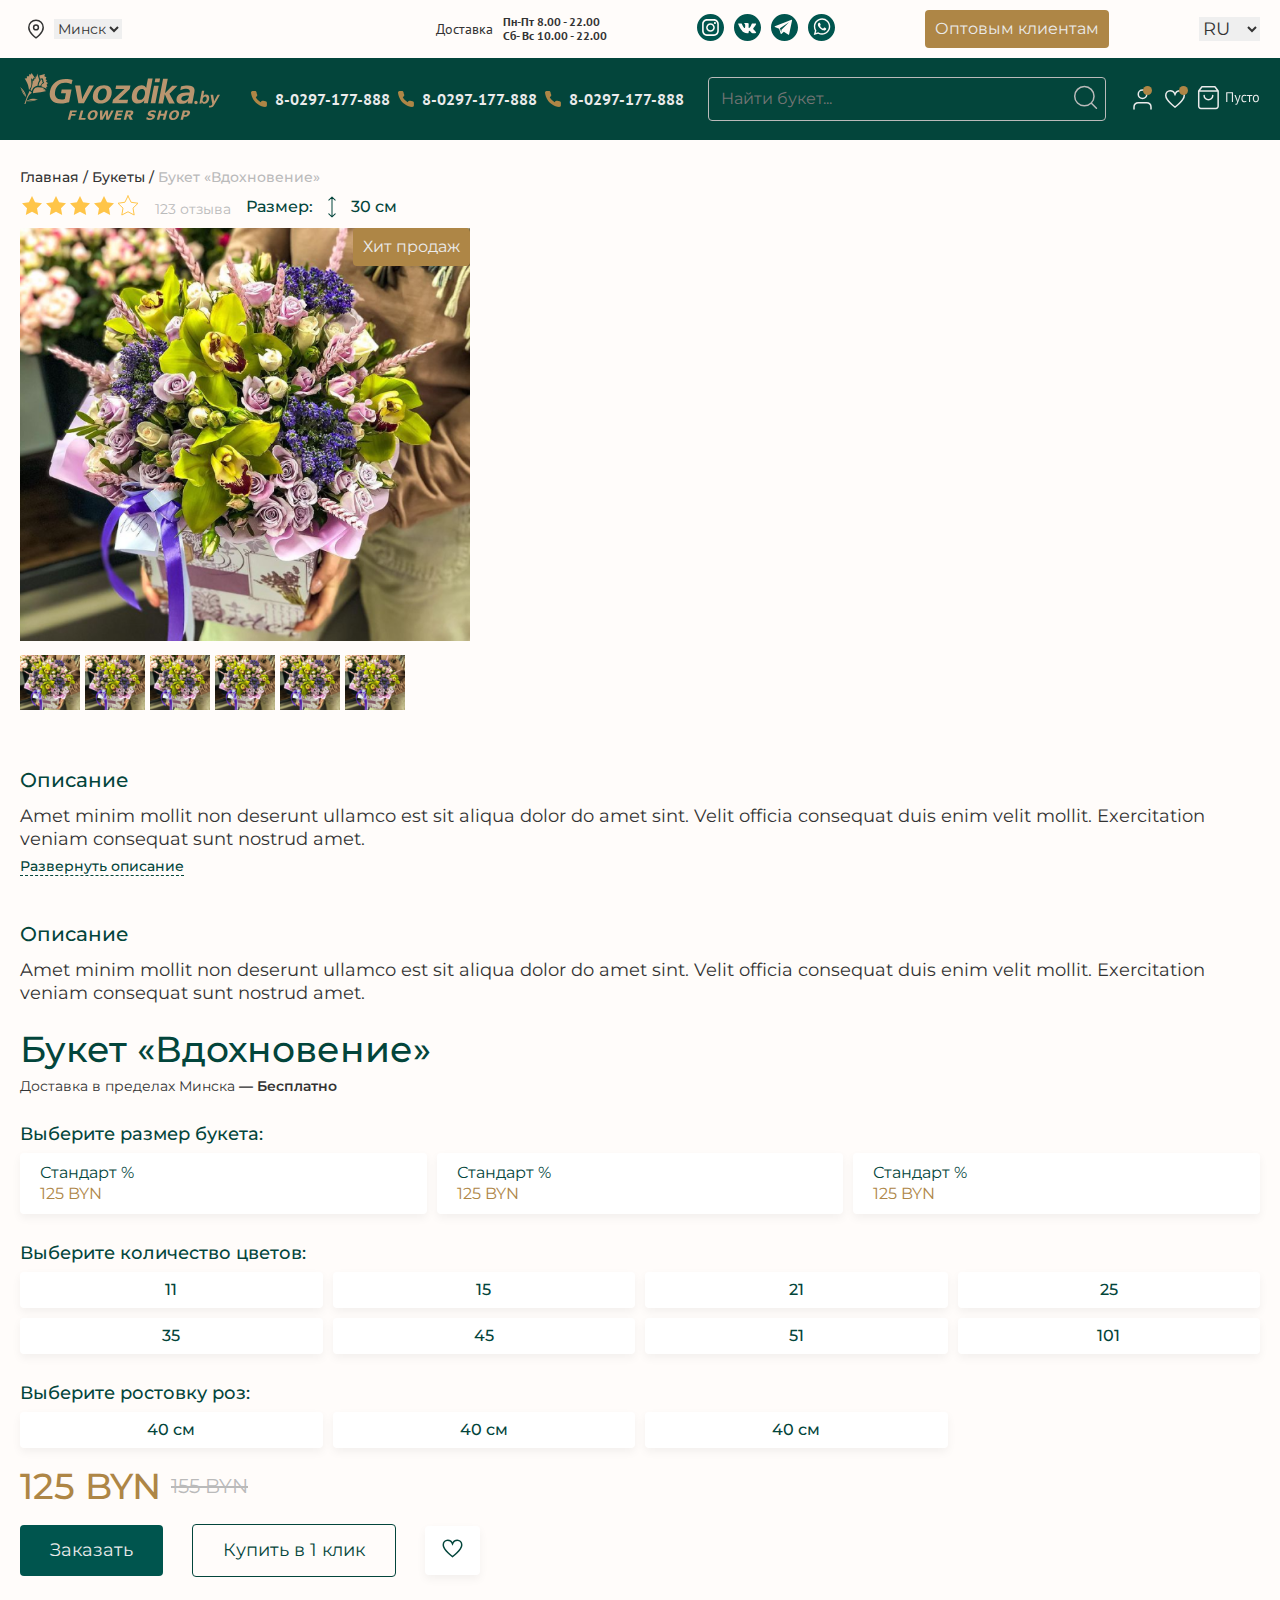
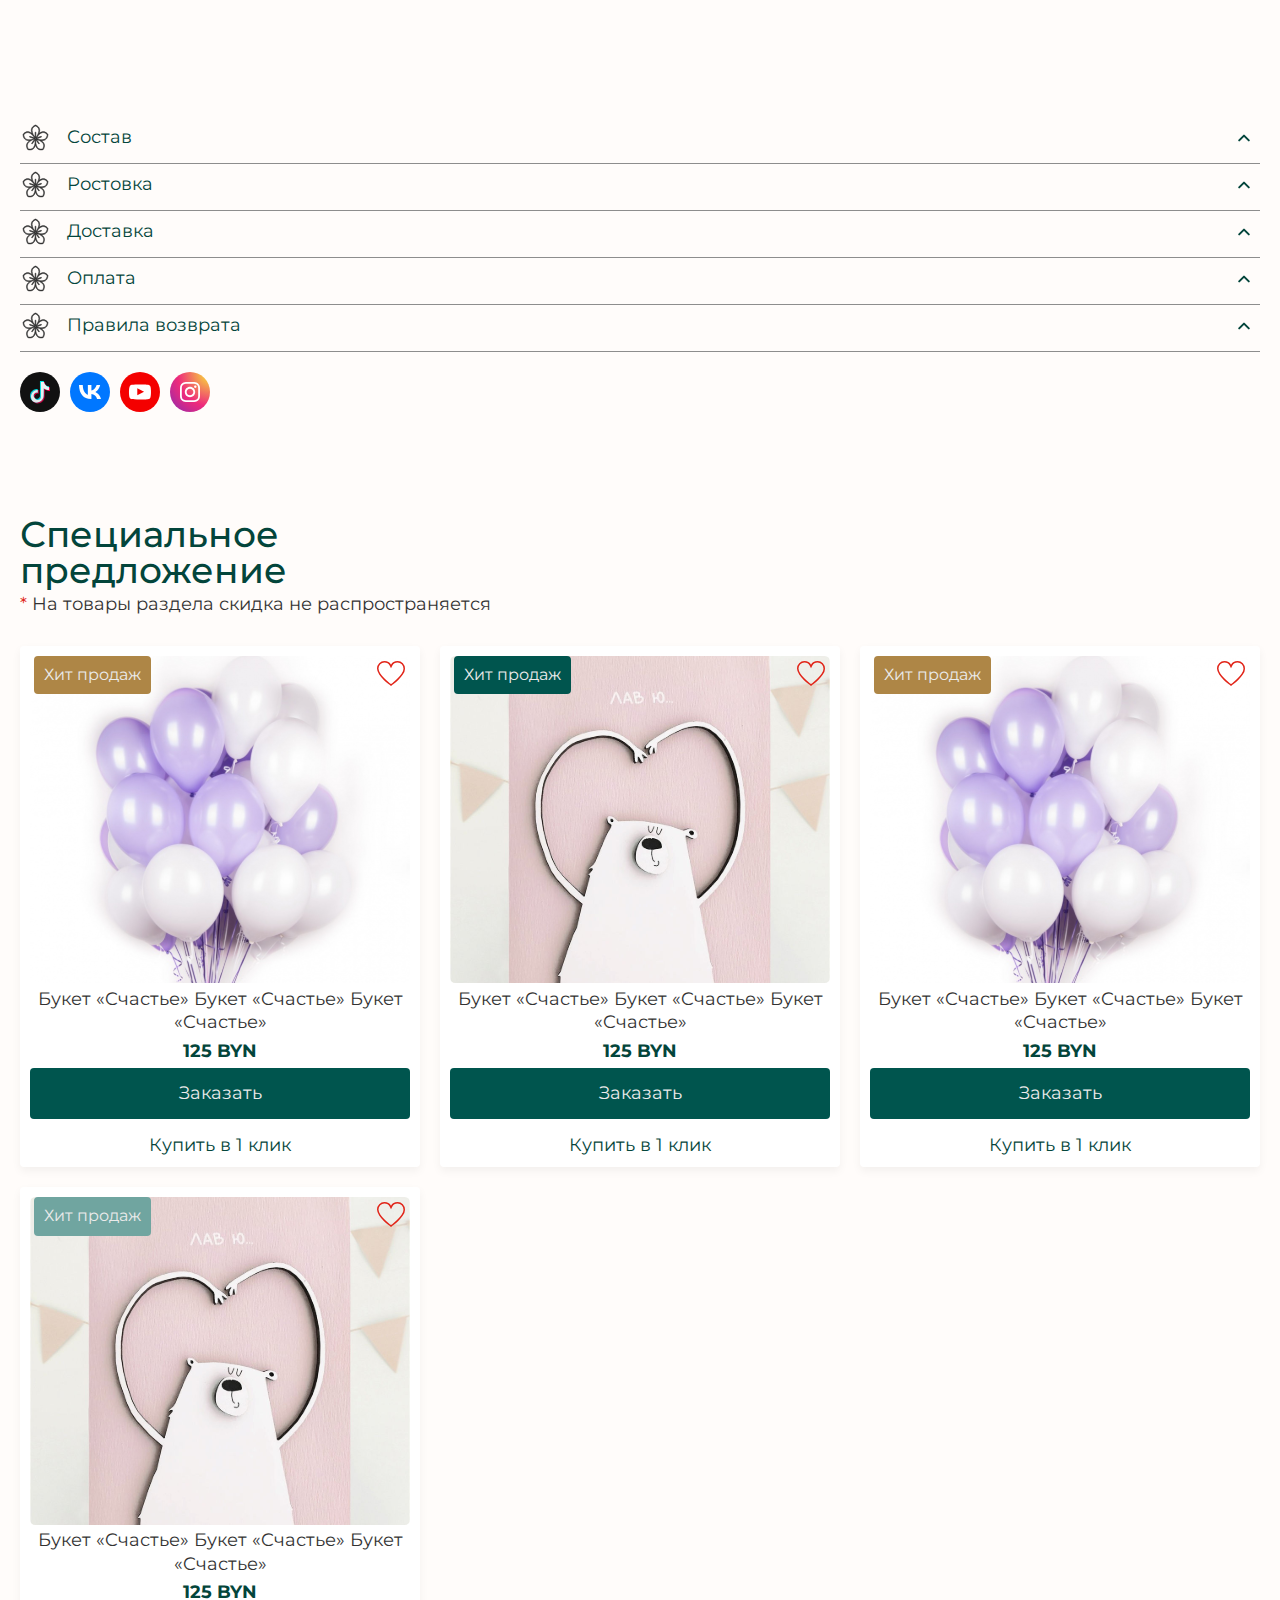
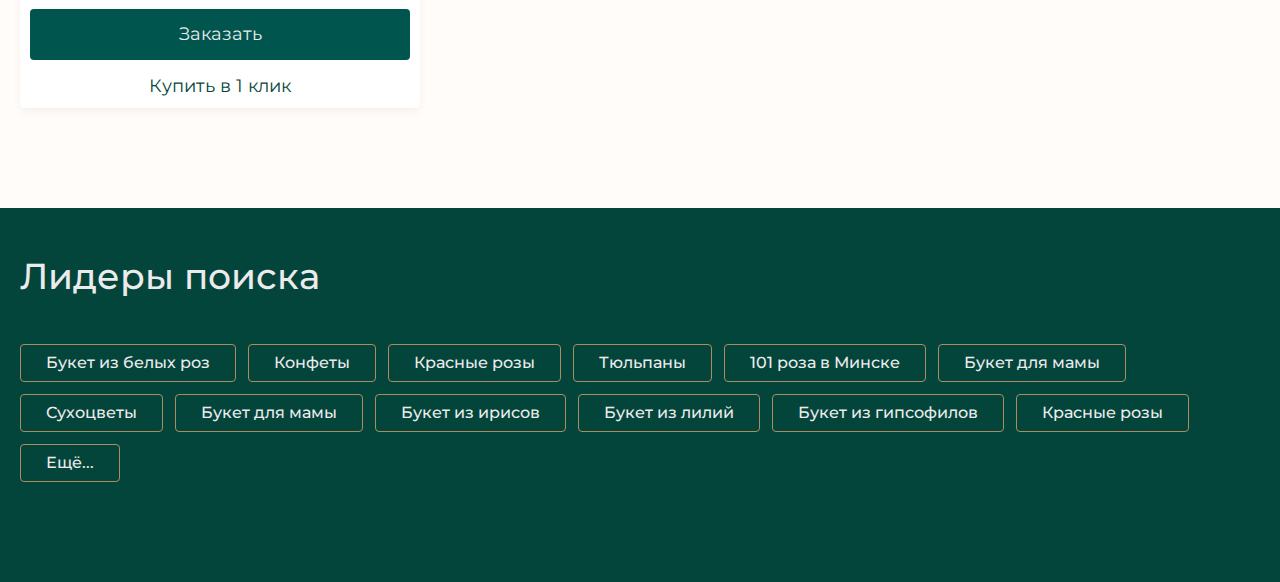
<file: product.html>
<!DOCTYPE html>
<html lang="en">

<head>
    <meta charset="UTF-8">
    <meta name="viewport" content="width=device-width, initial-scale=1.0">
    <link rel="stylesheet" href="./css/main.css">
    <title>Document</title>
</head>

<body>
    <header class="header">
        <div class="container">
            <div class="header__first_content">

                <div class="header__select_box">
                    <select class="header__select" name="Минск" id="Минск">
                        <option class="header__select_option" value="first">Минск</option>
                        <option class="header__select_option" value="second">Минск</option>
                    </select>
                </div>
                <ul class="header__first_content_links">
                    <li class="header__first_content_item">
                        <a class="header__first_content_item_title" href="#"> О магазине</a>
                        <div class="header__first_content_item_box">
                            <a class="header__first_content_item_text" href="./about.html">Katalog</a>
                            <a class="header__first_content_item_text" href="./product.html">Product</a>
                            <a class="header__first_content_item_text" href="./block.html">Block</a>
                        </div>
                    </li>
                    <li class="header__first_content_item">
                        <a class="header__first_content_item_title" href="#">Доставка</a>
                        <div class="header__first_content_item_box">
                            <a class="header__first_content_item_text" href="#"> О магазине</a>
                            <a class="header__first_content_item_text" href="#">Доставка</a>
                            <a class="header__first_content_item_text" href="#">Блоге</a>
                        </div>
                    </li>

                    <li class="header__first_content_item">
                        <a class="header__first_content_item_title_none" href="#"> Блог</a>

                    </li>
                    <li class="header__first_content_item">
                        <a class="header__first_content_item_title_none" href="#"> О магазине</a>
                    </li>
                    <li class="header__first_content_item">
                        <a class="header__first_content_item_title" href="#">Контакты</a>
                        <div class="header__first_content_item_box">
                            <a class="header__first_content_item_text" href="#"> О магазине</a>
                            <a class="header__first_content_item_text" href="#">Отзывы</a>
                            <a class="header__first_content_item_text" href="#"> О магазине</a>
                        </div>
                    </li>
                </ul>
                <div class="header__first_content_main">


                    <div class="header__select_date_box">
                        <a class="header__select_date_title" href="#">Доставка</a>
                        <div class="header__select_dates">
                            <p class="header__select_date">Пн-Пт 8.00 - 22.00
                            </p>
                            <p class="header__select_date">
                                Сб- Вс 10.00 - 22.00
                            </p>
                        </div>
                    </div>
                    <div class="header__first_content_icons">
                        <a href="#">
                            <img src="./img/instagram.svg" alt="instagram">
                        </a>
                        <a href="#">
                            <img src="./img/Wk.svg" alt="instagram">
                        </a>
                        <a href="#">
                            <img src="./img/Telegram.svg" alt="instagram">
                        </a>
                        <a href="#">
                            <img src="./img/watsapp.svg" alt="instagram">
                        </a>
                    </div>

                    <button class="header__first_content_btn"> Оптовым клиентам</button>
                    <select class="header__first_content_lang" id="lang">
                        <option value="ru">RU</option>
                        <option value="ENG">ENG</option>
                        <option value="uz">UZ</option>

                    </select>
                </div>
            </div>
        </div>
        <div class="header__second">
            <div class="container header_second__container">
                <a href="./index.html">
                    <img class="hero__logo" src="./img/gvozidikaLogo.svg" alt="Logo">
                </a>
                <div class="header_second_num_box">
                    <a href="#" class="header_second_num" for="number">
                        8-0297-177-888
                    </a>
                    <a href="#" class="header_second_num" for="number">
                        8-0297-177-888
                    </a>
                    <a href="#" class="header_second_num" for="number">
                        8-0297-177-888
                    </a>
                </div>
                <div class="header_second_search_box">
                    <input class="header_second_search" type="search" placeholder="Найти букет..."
                        aria-label="Найти букет...">
                    <button class="header_second_search_btn"></button>
                </div>
                <div class="header_second_icons_box">
                    <img src="./img/ProfilIcon.svg" alt="profil">
                    <img src="./img/heart.svg" alt="profil">

                    <img src="./img/carzinka.svg" alt="profil">

                </div>
            </div>
        </div>
        <div class=" header_second_search_box2">
            <input class="header_second_search2" type="search" placeholder="Найти букет..."
                aria-label="Найти букет...">
            <button class=" header_second_search_btn2"></button>
        </div>
    </header>
    <section class="information">
        <div class="container">
            <p class="information__desc">Главная / Букеты / <span>Букет «Вдохновение»</span> </p>
            <div class="information__star_box">
                <img src="./img/star.svg" alt="star">
                <p class="information__sb">
                    123 отзыва
                </p>
                <div class="information__size_box">
                    <p class="information__size">
                        Размер:
                    </p>
                    <p class="information__size_desc">30 см</p>

                </div>

            </div>
            <div class="information__img_content">
                <div class="information__img_box">
                    <div class="information__img_box_img">
                        <img class="information__img_box_img1" src="./img/informationRose.png" alt="roses">
                        <a class="information__img_box_link" href="#">
                            Хит продаж
                        </a>
                    </div>

                    <div class="information__Limg_box">
                        <img class="information__imgs" src="./img/informationRose.png" alt="roses">
                        <img class="information__imgs" src="./img/informationRose.png" alt="roses">
                        <img class="information__imgs" src="./img/informationRose.png" alt="roses">
                        <img class="information__imgs" src="./img/informationRose.png" alt="roses">
                        <img class="information__imgs" src="./img/informationRose.png" alt="roses">
                        <img class="information__imgs" src="./img/informationRose.png" alt="roses">

                    </div>
                    <div class="information__description_box">

                        <h3 class="information__description">
                            Описание
                        </h3>
                        <p class="information__description_text">
                            Amet minim mollit non deserunt ullamco est sit aliqua dolor do amet sint. Velit officia
                            consequat duis enim velit mollit. Exercitation veniam consequat sunt nostrud amet.
                        </p>
                        <a class="information__description_link" href="#">
                            Развернуть описание
                        </a>


                        <h3 class="information__description">
                            Описание
                        </h3>
                        <p class="information__description_text">
                            Amet minim mollit non deserunt ullamco est sit aliqua dolor do amet sint. Velit officia
                            consequat duis enim velit mollit. Exercitation veniam consequat sunt nostrud amet.
                        </p>
                    </div>
                </div>
                <div class="information__content_box">
                    <div class="information__content_desc_box">
                        <h2 class="information__content_desc_title">
                            Букет «Вдохновение»
                        </h2>
                        <p class="information__content_desc">
                            Доставка в пределах Минска <span> — Бесплатно</span>
                        </p>
                        <div class="information__content_status_box">
                            <h4 class="information__content_status_title">
                                Выберите размер букета:
                            </h4>
                            <ul class="information__content_status">
                                <li class="information__content_status_card">
                                    <p class="information__content_status_name">
                                        Стандарт %
                                    </p>
                                    <p class="information__content_status_price">
                                        125 BYN
                                    </p>
                                </li>
                                <li class="information__content_status_card">
                                    <p class="information__content_status_name">
                                        Стандарт %
                                    </p>
                                    <p class="information__content_status_price">
                                        125 BYN
                                    </p>
                                </li>
                                <li class="information__content_status_card">
                                    <p class="information__content_status_name">
                                        Стандарт %
                                    </p>
                                    <p class="information__content_status_price">
                                        125 BYN
                                    </p>
                                </li>
                            </ul>
                        </div>
                        <div class="information__content_num_box">
                            <h4 class="information__content_status_title">
                                Выберите количество цветов:
                            </h4>
                            <div class="information__content_num">
                                <p class="information__content_num_card">
                                    11
                                </p>
                                <p class="information__content_num_card">
                                    15
                                </p>
                                <p class="information__content_num_card">
                                    21
                                </p>
                                <p class="information__content_num_card">
                                    25
                                </p>
                                <p class="information__content_num_card">
                                    35
                                </p>
                                <p class="information__content_num_card">
                                    45
                                </p>
                                <p class="information__content_num_card">
                                    51
                                </p>
                                <p class="information__content_num_card">
                                    101
                                </p>
                            </div>
                        </div>
                        <div class="information__content_num_box">
                            <h4 class="information__content_status_title">
                                Выберите ростовку роз:
                            </h4>
                            <div class="information__content_num information__content_size">
                                <p class="information__content_num_card">
                                    40 см
                                </p>
                                <p class="information__content_num_card">
                                    40 см
                                </p>
                                <p class="information__content_num_card information__content_size_card">
                                    40 см
                                </p>
                            </div>
                        </div>
                        <div class="information__content_price_box">
                            <p class="information__content_price">
                                125 BYN
                            </p>
                            <p class="information__content_Oldprice">
                                155 BYN
                            </p>
                        </div>
                        <div class="information__content_btn_box">
                            <button class="information__content_btnF" type="button">Заказать</button>
                            <button class="information__content_btnS" type="button">Купить в 1 клик</button>
                            <a class="information__content_btnLast" href="#"></a>
                        </div>
                    </div>
                    <div class="information__accardion_content">
                        <ul class="information__accardion_box">
                            <li class="information__accardion">
                                <div class="information__accardion_checkbox">
                                    <input class="information__accardion_input" type="checkbox" id="accardion">
                                    <label class="information__accardion_label" for="accardion">
                                        Состав
                                    </label>
                                    <button class="information__accardion_btn"></button>

                                </div>

                                <div class="information__accardion_table_box">
                                    <div class="information__accardion_table">
                                        <p class="information__accardion_table_text">Роза кремовая 50см</p>
                                        <p class="information__accardion_table_text2">3 шт</p>
                                    </div>
                                    <div class="information__accardion_table">
                                        <p class="information__accardion_table_text">Роза розовая 50см</p>
                                        <p class="information__accardion_table_text2">2 шт</p>
                                    </div>
                                    <div class="information__accardion_table">
                                        <p class="information__accardion_table_text">Гвоздики
                                        </p>
                                        <p class="information__accardion_table_text2">3 шт</p>
                                    </div>
                                    <div class="information__accardion_table">
                                        <p class="information__accardion_table_text">Хризантема кустовая</p>
                                        <p class="information__accardion_table_text2">2 шт</p>
                                    </div>
                                    <div class="information__accardion_table">
                                        <p class="information__accardion_table_text">Лизиантус</p>
                                        <p class="information__accardion_table_text2">3 шт</p>
                                    </div>
                                    <div class="information__accardion_table">
                                        <p class="information__accardion_table_text">Маттиола</p>
                                        <p class="information__accardion_table_text2">2 шт</p>
                                    </div>

                                    <div class="information__accardion_table">
                                        <p class="information__accardion_table_text">Добавления</p>
                                        <p class="information__accardion_table_text2">Фисташка</p>
                                    </div>

                                    <div class="information__accardion_table">
                                        <p class="information__accardion_table_text">Упаковка</p>
                                        <p class="information__accardion_table_text2">фетр, крафт или пленка матовая,
                                            лента</p>
                                    </div>
                                </div>

                            </li>
                            <!-- 2 -->
                            <li class="information__accardion">
                                <div class="information__accardion_checkbox">
                                    <input class="information__accardion_input" type="checkbox" id="Ростовка">
                                    <label class="information__accardion_label" for="Ростовка">
                                        Ростовка
                                    </label>
                                    <button class="information__accardion_btn"></button>

                                </div>

                                <div class="information__accardion_table_box">
                                    <div class="information__accardion_table">
                                        <p class="information__accardion_table_text">Роза кремовая 50см</p>
                                        <p class="information__accardion_table_text2">3 шт</p>
                                    </div>
                                    <div class="information__accardion_table">
                                        <p class="information__accardion_table_text">Роза розовая 50см</p>
                                        <p class="information__accardion_table_text2">2 шт</p>
                                    </div>
                                    <div class="information__accardion_table">
                                        <p class="information__accardion_table_text">Гвоздики
                                        </p>
                                        <p class="information__accardion_table_text2">3 шт</p>
                                    </div>
                                    <div class="information__accardion_table">
                                        <p class="information__accardion_table_text">Хризантема кустовая</p>
                                        <p class="information__accardion_table_text2">2 шт</p>
                                    </div>
                                    <div class="information__accardion_table">
                                        <p class="information__accardion_table_text">Лизиантус</p>
                                        <p class="information__accardion_table_text2">3 шт</p>
                                    </div>
                                    <div class="information__accardion_table">
                                        <p class="information__accardion_table_text">Маттиола</p>
                                        <p class="information__accardion_table_text2">2 шт</p>
                                    </div>

                                    <div class="information__accardion_table">
                                        <p class="information__accardion_table_text">Добавления</p>
                                        <p class="information__accardion_table_text2">Фисташка</p>
                                    </div>

                                    <div class="information__accardion_table">
                                        <p class="information__accardion_table_text">Упаковка</p>
                                        <p class="information__accardion_table_text2">фетр, крафт или пленка матовая,
                                            лента</p>
                                    </div>
                                </div>

                            </li>
                            <!-- 3 -->
                            <li class="information__accardion">
                                <div class="information__accardion_checkbox">
                                    <input class="information__accardion_input" type="checkbox" id="Доставка">
                                    <label class="information__accardion_label" for="Доставка">
                                        Доставка
                                    </label>
                                    <button class="information__accardion_btn"></button>

                                </div>

                                <div class="information__accardion_table_box">
                                    <div class="information__accardion_table">
                                        <p class="information__accardion_table_text">Роза кремовая 50см</p>
                                        <p class="information__accardion_table_text2">3 шт</p>
                                    </div>
                                    <div class="information__accardion_table">
                                        <p class="information__accardion_table_text">Роза розовая 50см</p>
                                        <p class="information__accardion_table_text2">2 шт</p>
                                    </div>
                                    <div class="information__accardion_table">
                                        <p class="information__accardion_table_text">Гвоздики
                                        </p>
                                        <p class="information__accardion_table_text2">3 шт</p>
                                    </div>
                                    <div class="information__accardion_table">
                                        <p class="information__accardion_table_text">Хризантема кустовая</p>
                                        <p class="information__accardion_table_text2">2 шт</p>
                                    </div>
                                    <div class="information__accardion_table">
                                        <p class="information__accardion_table_text">Лизиантус</p>
                                        <p class="information__accardion_table_text2">3 шт</p>
                                    </div>
                                    <div class="information__accardion_table">
                                        <p class="information__accardion_table_text">Маттиола</p>
                                        <p class="information__accardion_table_text2">2 шт</p>
                                    </div>

                                    <div class="information__accardion_table">
                                        <p class="information__accardion_table_text">Добавления</p>
                                        <p class="information__accardion_table_text2">Фисташка</p>
                                    </div>

                                    <div class="information__accardion_table">
                                        <p class="information__accardion_table_text">Упаковка</p>
                                        <p class="information__accardion_table_text2">фетр, крафт или пленка матовая,
                                            лента</p>
                                    </div>
                                </div>

                            </li>
                            <!-- 4 -->
                            <li class="information__accardion">
                                <div class="information__accardion_checkbox">
                                    <input class="information__accardion_input" type="checkbox" id="Оплата">
                                    <label class="information__accardion_label" for="Оплата">
                                        Оплата
                                    </label>
                                    <button class="information__accardion_btn"></button>

                                </div>

                                <div class="information__accardion_table_box">
                                    <div class="information__accardion_table">
                                        <p class="information__accardion_table_text">Роза кремовая 50см</p>
                                        <p class="information__accardion_table_text2">3 шт</p>
                                    </div>
                                    <div class="information__accardion_table">
                                        <p class="information__accardion_table_text">Роза розовая 50см</p>
                                        <p class="information__accardion_table_text2">2 шт</p>
                                    </div>
                                    <div class="information__accardion_table">
                                        <p class="information__accardion_table_text">Гвоздики
                                        </p>
                                        <p class="information__accardion_table_text2">3 шт</p>
                                    </div>
                                    <div class="information__accardion_table">
                                        <p class="information__accardion_table_text">Хризантема кустовая</p>
                                        <p class="information__accardion_table_text2">2 шт</p>
                                    </div>
                                    <div class="information__accardion_table">
                                        <p class="information__accardion_table_text">Лизиантус</p>
                                        <p class="information__accardion_table_text2">3 шт</p>
                                    </div>
                                    <div class="information__accardion_table">
                                        <p class="information__accardion_table_text">Маттиола</p>
                                        <p class="information__accardion_table_text2">2 шт</p>
                                    </div>

                                    <div class="information__accardion_table">
                                        <p class="information__accardion_table_text">Добавления</p>
                                        <p class="information__accardion_table_text2">Фисташка</p>
                                    </div>

                                    <div class="information__accardion_table">
                                        <p class="information__accardion_table_text">Упаковка</p>
                                        <p class="information__accardion_table_text2">фетр, крафт или пленка матовая,
                                            лента</p>
                                    </div>
                                </div>

                            </li>
                            <!-- 5 -->
                            <li class="information__accardion">
                                <div class="information__accardion_checkbox">
                                    <input class="information__accardion_input" type="checkbox" id="accardion">
                                    <label class="information__accardion_label" for="accardion">
                                        Правила возврата
                                    </label>
                                    <button class="information__accardion_btn"></button>

                                </div>

                                <div class="information__accardion_table_box">
                                    <div class="information__accardion_table">
                                        <p class="information__accardion_table_text">Роза кремовая 50см</p>
                                        <p class="information__accardion_table_text2">3 шт</p>
                                    </div>
                                    <div class="information__accardion_table">
                                        <p class="information__accardion_table_text">Роза розовая 50см</p>
                                        <p class="information__accardion_table_text2">2 шт</p>
                                    </div>
                                    <div class="information__accardion_table">
                                        <p class="information__accardion_table_text">Гвоздики
                                        </p>
                                        <p class="information__accardion_table_text2">3 шт</p>
                                    </div>
                                    <div class="information__accardion_table">
                                        <p class="information__accardion_table_text">Хризантема кустовая</p>
                                        <p class="information__accardion_table_text2">2 шт</p>
                                    </div>
                                    <div class="information__accardion_table">
                                        <p class="information__accardion_table_text">Лизиантус</p>
                                        <p class="information__accardion_table_text2">3 шт</p>
                                    </div>
                                    <div class="information__accardion_table">
                                        <p class="information__accardion_table_text">Маттиола</p>
                                        <p class="information__accardion_table_text2">2 шт</p>
                                    </div>

                                    <div class="information__accardion_table">
                                        <p class="information__accardion_table_text">Добавления</p>
                                        <p class="information__accardion_table_text2">Фисташка</p>
                                    </div>

                                    <div class="information__accardion_table">
                                        <p class="information__accardion_table_text">Упаковка</p>
                                        <p class="information__accardion_table_text2">фетр, крафт или пленка матовая,
                                            лента</p>
                                    </div>
                                </div>

                            </li>
                        </ul>
                        <div class="information__accardion_icon_box">
                            <a href="#">
                                <img src="./img/tikTok.svg" alt="app"></a>
                            <a href="#">
                                <img src="./img/Wkantakt.svg" alt="app"></a>
                            <a href="#">
                                <img src="./img/youtube.svg" alt="app"></a>
                            <a href="#">
                                <img src="./img/instagramL.svg" alt="app"></a>
                        </div>
                    </div>
                </div>
            </div>
        <!-- carddddd -->
        <div class="intro__first">

            <div class="intro__title_box">
                <div class="intro__title_box_content">
                    <h2 class="intro__title">
                        Специальное предложение
                    </h2>
                    <p class="intro__text">
                        <span>*</span> На товары раздела скидка не распространяется
                    </p>
                </div>
            </div>
            <ul class="intro__card_box">
                <li class="intro__card">
                    <div class="intro__card_img_box">
                        <img class="intro__card_Img" src="./img/introImg4.svg" alt="img">
                        <a class="intro__card_img_desc" href="#">Хит продаж</a>
                        <img class="intro__card_img" src="./img/heartREd.svg" alt="heart">

                    </div>
                    <p class="intro__card_title">
                        Букет «Cчастье» Букет «Cчастье» Букет «Cчастье»
                    </p>
                    <p class="intro__card_text">
                        125 BYN
                    </p>
                    <button class="intro__card_btn">Заказать</button>
                    <a class="intro__card_link" href="#">Купить в 1 клик</a>
                </li>
                <li class="intro__card">
                    <div class="intro__card_img_box">
                        <img class="intro__card_Img" src="./img/introImg5.svg" alt="img">
                        <a class="intro__card_img_desc" href="#">Хит продаж</a>
                        <img class="intro__card_img" src="./img/heartREd.svg" alt="heart">

                    </div>
                    <p class="intro__card_title">
                        Букет «Cчастье» Букет «Cчастье» Букет «Cчастье»
                    </p>
                    <p class="intro__card_text">
                        125 BYN
                    </p>
                    <button class="intro__card_btn">Заказать</button>
                    <a class="intro__card_link" href="#">Купить в 1 клик</a>
                </li>
                <li class="intro__card">
                    <div class="intro__card_img_box">
                        <img class="intro__card_Img" src="./img/introImg4.svg" alt="img">
                        <a class="intro__card_img_desc" href="#">Хит продаж</a>
                        <img class="intro__card_img" src="./img/heartREd.svg" alt="heart">

                    </div>
                    <p class="intro__card_title">
                        Букет «Cчастье» Букет «Cчастье» Букет «Cчастье»
                    </p>
                    <p class="intro__card_text">
                        125 BYN
                    </p>
                    <button class="intro__card_btn">Заказать</button>
                    <a class="intro__card_link" href="#">Купить в 1 клик</a>
                </li>
                <li class="intro__card">
                    <div class="intro__card_img_box">
                        <img class="intro__card_Img" src="./img/introImg5.svg" alt="img">
                        <a class="intro__card_img_desc" href="#">Хит продаж</a>
                        <img class="intro__card_img" src="./img/heartREd.svg" alt="heart">

                    </div>
                    <p class="intro__card_title">
                        Букет «Cчастье» Букет «Cчастье» Букет «Cчастье»
                    </p>
                    <p class="intro__card_text">
                        125 BYN
                    </p>
                    <button class="intro__card_btn">Заказать</button>
                    <a class="intro__card_link" href="#">Купить в 1 клик</a>
                </li>
              
            </ul>
            <a class="intro__link intro__link_second" href="#">Перейти в каталог</a>
        </div>
        </div>
    </div>
    </section>
    <section class="lider">
        <div class="container lider__container">
            <h2 class=" lider__title">Лидеры поиска</h2>
            <div class="lider__link_box">
                <a class="lider__links" href="#">Букет из белых роз</a>
                <a class="lider__links" href="#">Конфеты</a>
                <a class="lider__links" href="#">Красные розы</a>
                <a class="lider__links" href="#">Тюльпаны</a>
                <a class="lider__links" href="#">101 роза в Минске</a>
                <a class="lider__links" href="#">Букет для мамы</a>
                <a class="lider__links" href="#">Сухоцветы</a>
                <a class="lider__links" href="#">Букет для мамы</a>
                <a class="lider__links" href="#">Букет из ирисов</a>
                <a class="lider__links" href="#">Букет из лилий</a>
                <a class="lider__links" href="#">Букет из гипсофилов</a>
                <a class="lider__links" href="#">Красные розы</a>
                <a class="lider__links" href="#">Ещё...</a>
            </div>
        </div>
    </section>
</body>

</html>
</file>
